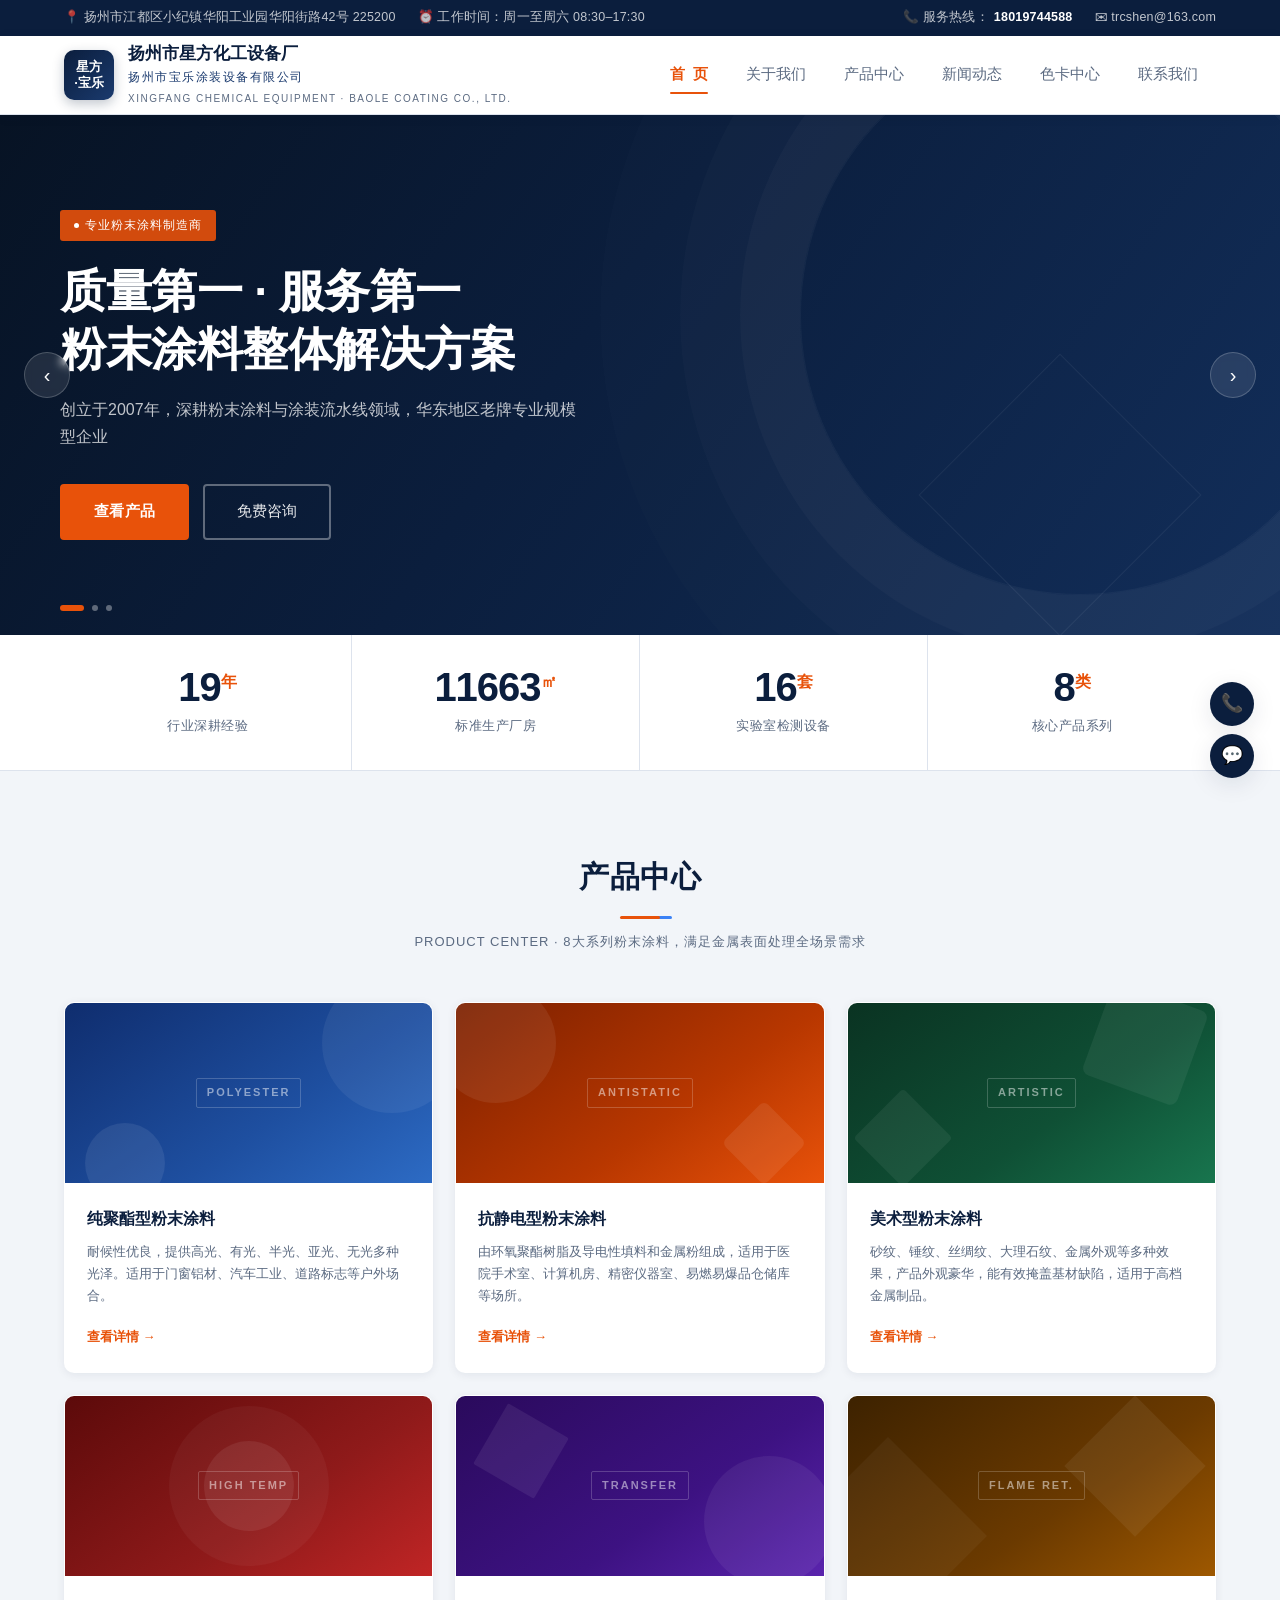
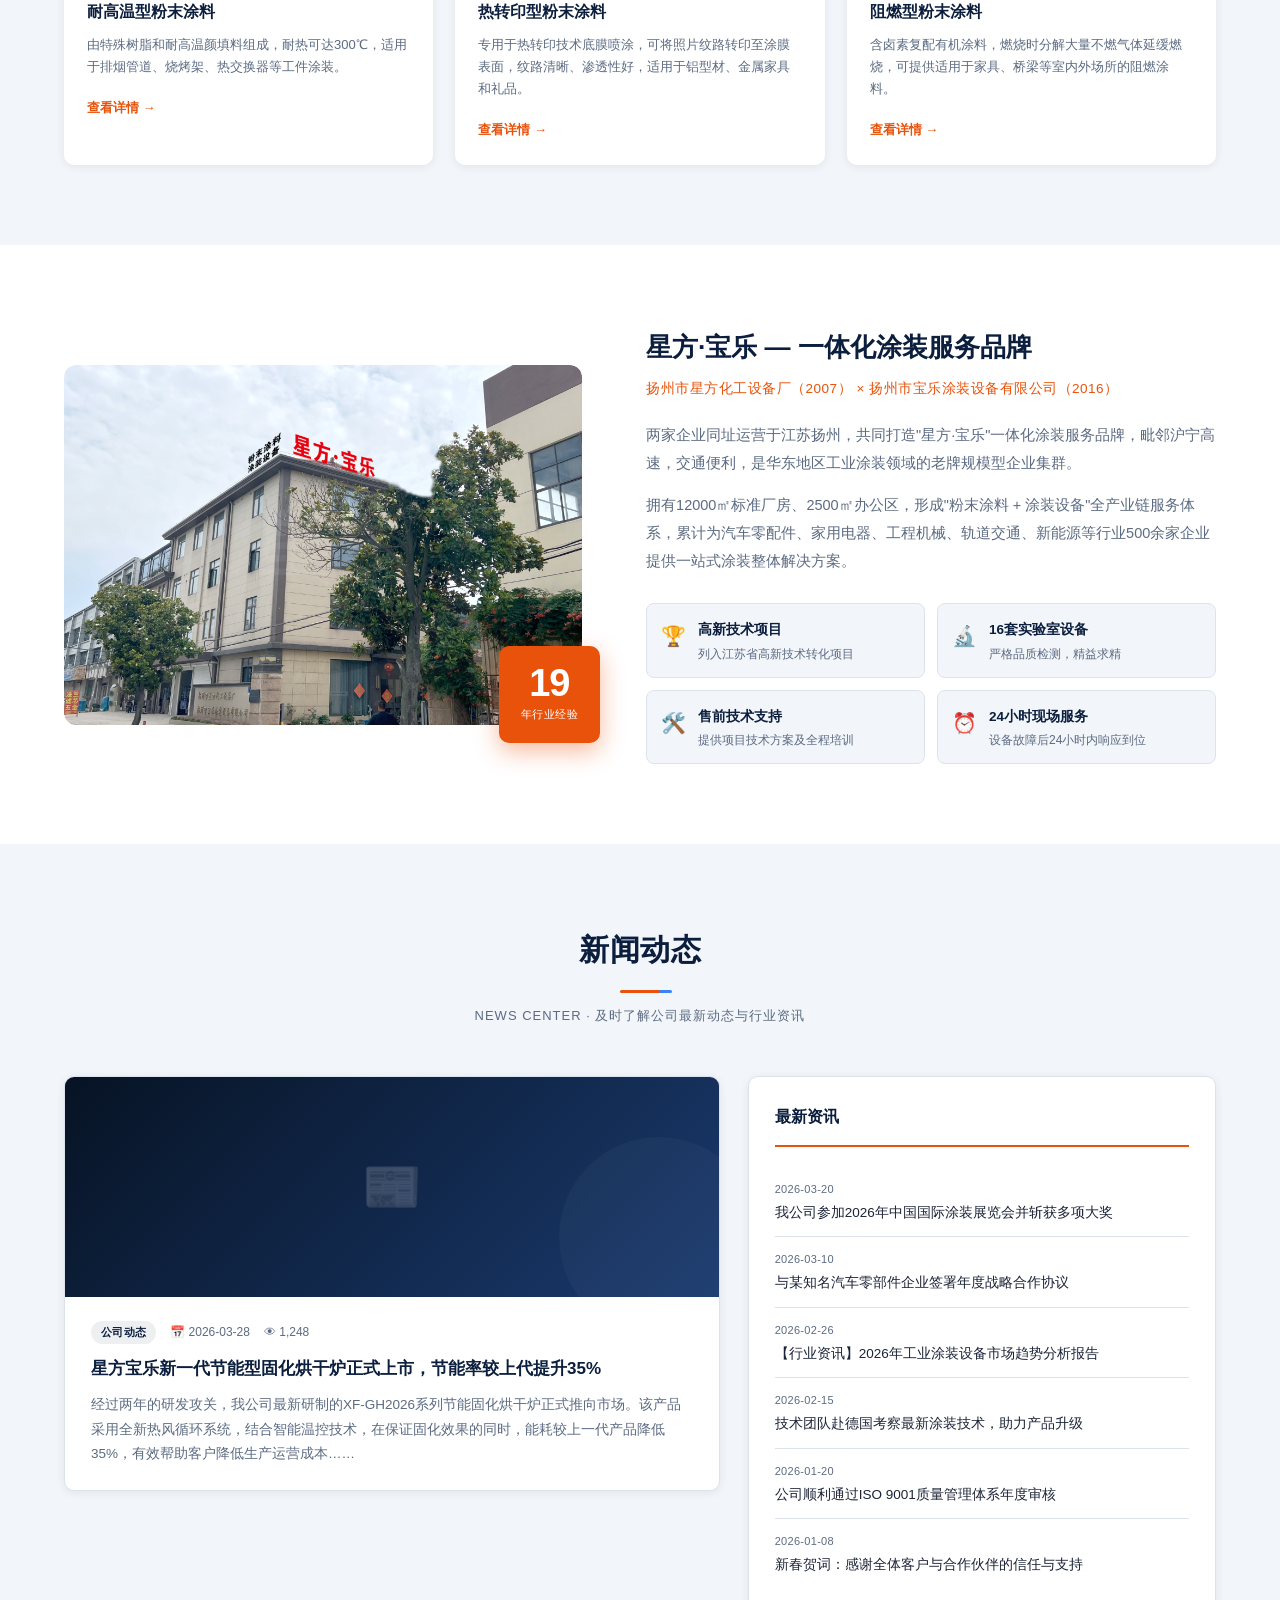
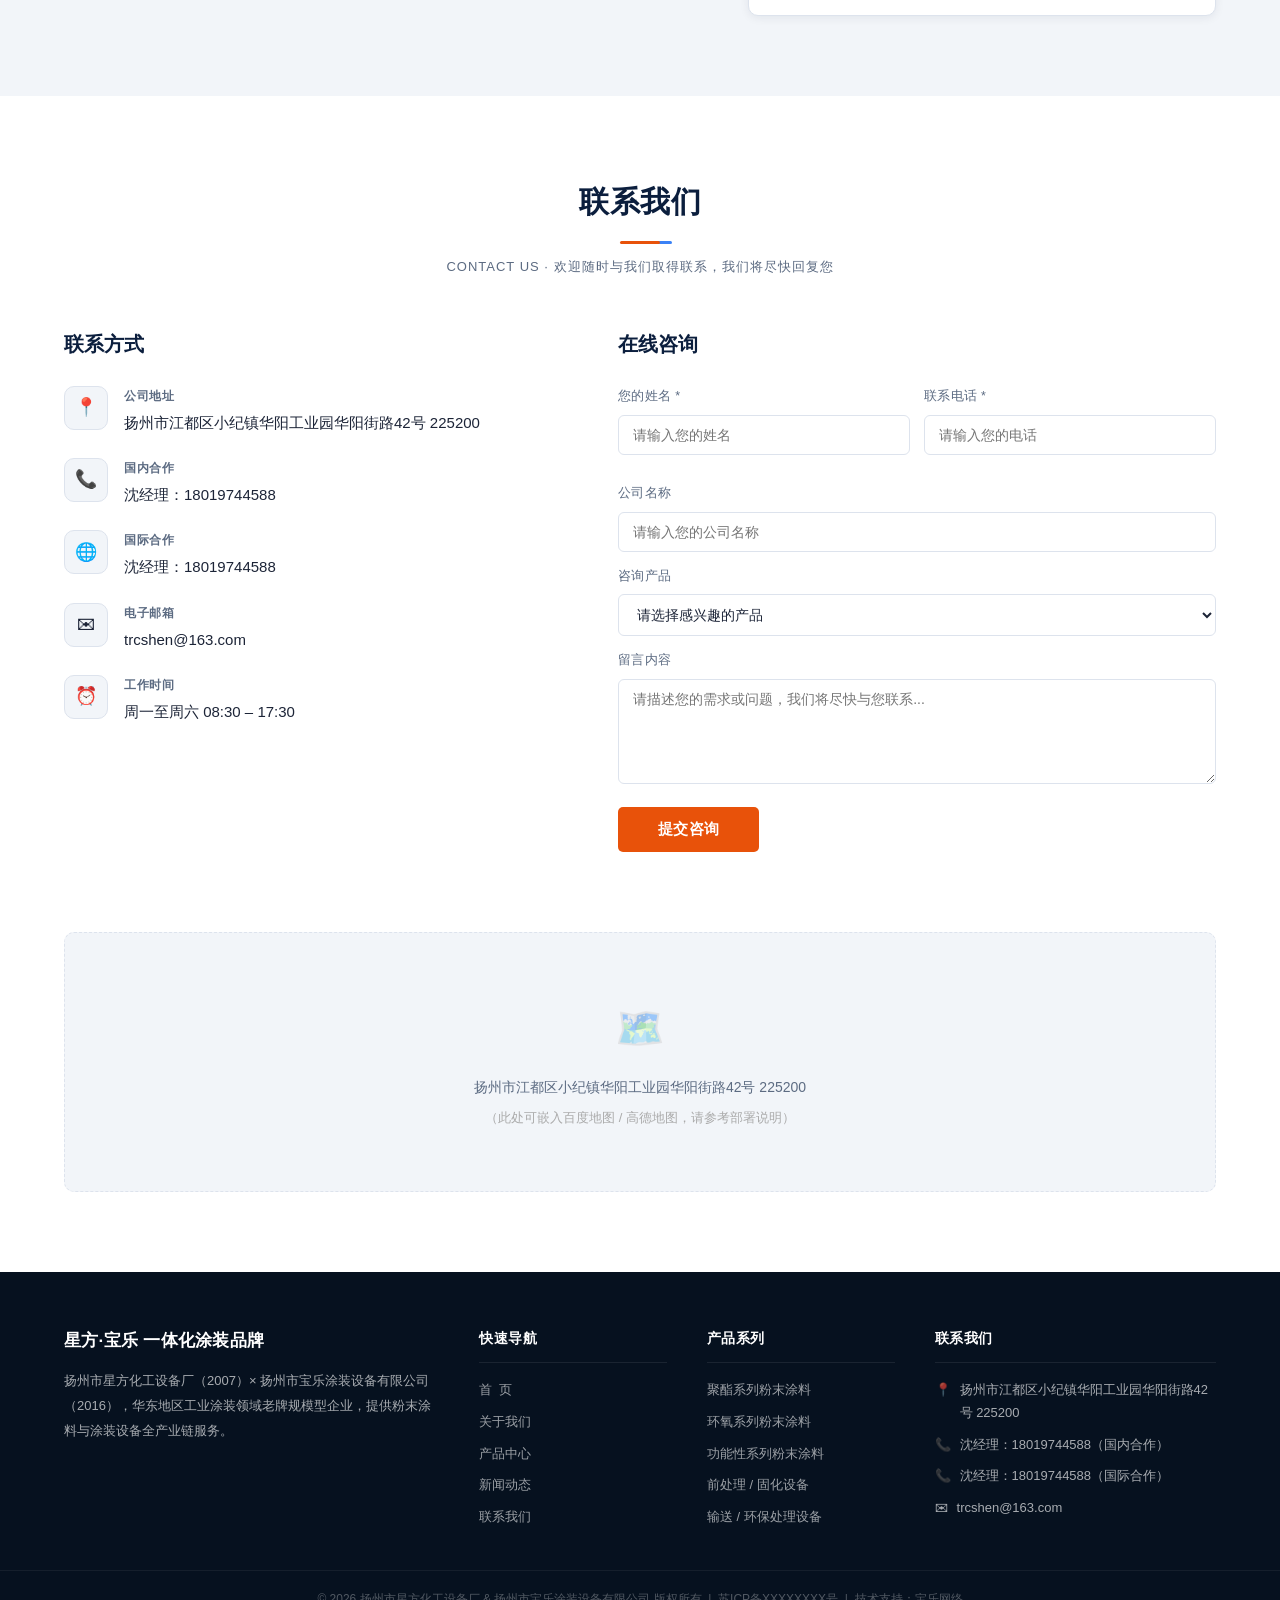
<file: index.html>
<!DOCTYPE html>
<html lang="zh-CN">
<head>
  <meta charset="UTF-8" />
  <meta name="viewport" content="width=device-width, initial-scale=1.0" />
  <title>星方·宝乐 - 扬州粉末涂料与涂装设备专业制造商</title>
  <meta name="description" content="扬州市星方化工设备厂（2007年成立）与扬州市宝乐涂装设备有限公司（2016年成立），华东地区一体化涂装服务品牌，专业提供粉末涂料与涂装流水线整体解决方案。" />
  <link rel="stylesheet" href="css/style.css" />
</head>
<body>

<!-- ===== 顶部信息栏 ===== -->
<div class="top-bar">
  <div class="container">
    <div class="top-bar-left">
      <span>📍 扬州市江都区小纪镇华阳工业园华阳街路42号 225200</span>
      <span>⏰ 工作时间：周一至周六 08:30–17:30</span>
    </div>
    <div class="top-bar-right">
      <span>📞 服务热线：<strong style="color:#fff">18019744588</strong></span>
      <a href="mailto:trcshen@163.com">✉ trcshen@163.com</a>
    </div>
  </div>
</div>

<!-- ===== 导航栏 ===== -->
<nav class="navbar">
  <div class="container">
    <div class="logo">
      <div class="logo-icon" style="font-size:13px;letter-spacing:0;line-height:1.2;text-align:center">星方<br>·宝乐</div>
      <div class="logo-text">
        <h1 style="line-height:1.3">扬州市星方化工设备厂<br><span style="font-size:12px;font-weight:500;color:var(--primary-mid)">扬州市宝乐涂装设备有限公司</span></h1>
        <span>XINGFANG CHEMICAL EQUIPMENT · BAOLE COATING CO., LTD.</span>
      </div>
    </div>
    <div class="hamburger" id="hamburger">
      <span></span><span></span><span></span>
    </div>
    <ul class="nav-menu">
      <li><a href="index.html" class="active">首&nbsp;&nbsp;页</a></li>
      <li><a href="about.html">关于我们</a></li>
      <li><a href="products.html">产品中心</a></li>
      <li><a href="news.html">新闻动态</a></li>
      <li><a href="colors.html">色卡中心</a></li>
      <li><a href="contact.html">联系我们</a></li>
    </ul>
  </div>
</nav>

<!-- ===== Banner 轮播 ===== -->
<section class="banner">
  <div class="banner-slides">

    <!-- 幻灯片 1 -->
    <div class="banner-slide banner-slide-1">
      <div class="banner-bg-pattern"></div>
      <div class="banner-content">
        <div class="banner-tag">专业粉末涂料制造商</div>
        <h2>质量第一 · 服务第一<br>粉末涂料整体解决方案</h2>
        <p>创立于2007年，深耕粉末涂料与涂装流水线领域，华东地区老牌专业规模型企业</p>
        <div class="banner-btns">
          <a href="products.html" class="btn-primary">查看产品</a>
          <a href="contact.html" class="btn-outline">免费咨询</a>
        </div>
      </div>
    </div>

    <!-- 幻灯片 2 -->
    <div class="banner-slide banner-slide-2">
      <div class="banner-bg-pattern"></div>
      <div class="banner-content">
        <div class="banner-tag">江苏省高新技术转化项目</div>
        <h2>重防腐 · 抗静电 · 耐高温<br>高尖端粉末涂料专家</h2>
        <p>重防腐、低温、防静电、绝缘、抗菌粉末均为高尖端产品，获客户和同行广泛认可</p>
        <div class="banner-btns">
          <a href="about.html" class="btn-primary">了解更多</a>
          <a href="contact.html" class="btn-outline">预约参观</a>
        </div>
      </div>
    </div>

    <!-- 幻灯片 3 -->
    <div class="banner-slide banner-slide-3">
      <div class="banner-bg-pattern"></div>
      <div class="banner-content">
        <div class="banner-tag">一站式全周期服务</div>
        <h2>售前支持 · 培训 · 维保<br>专业工程师团队护航</h2>
        <p>24小时现场响应，节能效益评估，预防性维护，专业工程师团队全程护航</p>
        <div class="banner-btns">
          <a href="contact.html" class="btn-primary">立即咨询</a>
          <a href="products.html" class="btn-outline">产品目录</a>
        </div>
      </div>
    </div>

  </div>
  <button class="banner-prev">&#8249;</button>
  <button class="banner-next">&#8250;</button>
  <div class="banner-dots">
    <span class="active"></span>
    <span></span>
    <span></span>
  </div>
</section>

<!-- ===== 统计数字 ===== -->
<section class="stats-bar">
  <div class="container">
    <div class="stat-item">
      <div class="stat-number"><span class="count-up" data-target="19">0</span><sup>年</sup></div>
      <div class="stat-label">行业深耕经验</div>
    </div>
    <div class="stat-item">
      <div class="stat-number"><span class="count-up" data-target="12000">0</span><sup>㎡</sup></div>
      <div class="stat-label">标准生产厂房</div>
    </div>
    <div class="stat-item">
      <div class="stat-number"><span class="count-up" data-target="16">0</span><sup>套</sup></div>
      <div class="stat-label">实验室检测设备</div>
    </div>
    <div class="stat-item">
      <div class="stat-number"><span class="count-up" data-target="8">0</span><sup>类</sup></div>
      <div class="stat-label">核心产品系列</div>
    </div>
  </div>
</section>

<!-- ===== 产品中心 ===== -->
<section class="products-section reveal">
  <div class="container">
    <div class="section-title">
      <h2>产品中心</h2>
      <p>PRODUCT CENTER · 8大系列粉末涂料，满足金属表面处理全场景需求</p>
    </div>
    <div class="products-grid">

      <div class="product-card">
        <div class="product-img">
          <span class="product-img-label">POLYESTER</span>
        </div>
        <div class="product-info">
          <h3>纯聚酯型粉末涂料</h3>
          <p>耐候性优良，提供高光、有光、半光、亚光、无光多种光泽。适用于门窗铝材、汽车工业、道路标志等户外场合。</p>
          <a href="products.html" class="product-link">查看详情 →</a>
        </div>
      </div>

      <div class="product-card">
        <div class="product-img">
          <span class="product-img-label">ANTISTATIC</span>
        </div>
        <div class="product-info">
          <h3>抗静电型粉末涂料</h3>
          <p>由环氧聚酯树脂及导电性填料和金属粉组成，适用于医院手术室、计算机房、精密仪器室、易燃易爆品仓储库等场所。</p>
          <a href="products.html" class="product-link">查看详情 →</a>
        </div>
      </div>

      <div class="product-card">
        <div class="product-img">
          <span class="product-img-label">ARTISTIC</span>
        </div>
        <div class="product-info">
          <h3>美术型粉末涂料</h3>
          <p>砂纹、锤纹、丝绸纹、大理石纹、金属外观等多种效果，产品外观豪华，能有效掩盖基材缺陷，适用于高档金属制品。</p>
          <a href="products.html" class="product-link">查看详情 →</a>
        </div>
      </div>

      <div class="product-card">
        <div class="product-img">
          <span class="product-img-label">HIGH TEMP</span>
        </div>
        <div class="product-info">
          <h3>耐高温型粉末涂料</h3>
          <p>由特殊树脂和耐高温颜填料组成，耐热可达300℃，适用于排烟管道、烧烤架、热交换器等工件涂装。</p>
          <a href="products.html" class="product-link">查看详情 →</a>
        </div>
      </div>

      <div class="product-card">
        <div class="product-img">
          <span class="product-img-label">TRANSFER</span>
        </div>
        <div class="product-info">
          <h3>热转印型粉末涂料</h3>
          <p>专用于热转印技术底膜喷涂，可将照片纹路转印至涂膜表面，纹路清晰、渗透性好，适用于铝型材、金属家具和礼品。</p>
          <a href="products.html" class="product-link">查看详情 →</a>
        </div>
      </div>

      <div class="product-card">
        <div class="product-img">
          <span class="product-img-label">FLAME RET.</span>
        </div>
        <div class="product-info">
          <h3>阻燃型粉末涂料</h3>
          <p>含卤素复配有机涂料，燃烧时分解大量不燃气体延缓燃烧，可提供适用于家具、桥梁等室内外场所的阻燃涂料。</p>
          <a href="products.html" class="product-link">查看详情 →</a>
        </div>
      </div>

    </div>
  </div>
</section>

<!-- ===== 关于我们 ===== -->
<section class="about-section reveal">
  <div class="container">
    <div class="about-grid">
      <div class="about-img-box">
        <div class="about-img-main" style="padding:0;overflow:hidden;background:none">
          <img src="images/factory-main.png" alt="星方·宝乐厂房外观" style="width:100%;height:100%;object-fit:cover;border-radius:12px">
        </div>
        <div class="about-img-badge">
          <div class="years">19</div>
          <div class="years-label">年行业经验</div>
        </div>
      </div>
      <div class="about-text">
        <h2>星方·宝乐 — 一体化涂装服务品牌</h2>
        <div class="sub-title">扬州市星方化工设备厂（2007）&nbsp;×&nbsp;扬州市宝乐涂装设备有限公司（2016）</div>
        <p>两家企业同址运营于江苏扬州，共同打造"星方·宝乐"一体化涂装服务品牌，毗邻沪宁高速，交通便利，是华东地区工业涂装领域的老牌规模型企业集群。</p>
        <p>拥有12000㎡标准厂房、2500㎡办公区，形成"粉末涂料 + 涂装设备"全产业链服务体系，累计为汽车零配件、家用电器、工程机械、轨道交通、新能源等行业500余家企业提供一站式涂装整体解决方案。</p>
        <div class="about-features">
          <div class="about-feature">
            <span class="icon">🏆</span>
            <div>
              <h4>高新技术项目</h4>
              <p>列入江苏省高新技术转化项目</p>
            </div>
          </div>
          <div class="about-feature">
            <span class="icon">🔬</span>
            <div>
              <h4>16套实验室设备</h4>
              <p>严格品质检测，精益求精</p>
            </div>
          </div>
          <div class="about-feature">
            <span class="icon">🛠️</span>
            <div>
              <h4>售前技术支持</h4>
              <p>提供项目技术方案及全程培训</p>
            </div>
          </div>
          <div class="about-feature">
            <span class="icon">⏰</span>
            <div>
              <h4>24小时现场服务</h4>
              <p>设备故障后24小时内响应到位</p>
            </div>
          </div>
        </div>
      </div>
    </div>
  </div>
</section>

<!-- ===== 新闻动态 ===== -->
<section class="news-section reveal">
  <div class="container">
    <div class="section-title">
      <h2>新闻动态</h2>
      <p>NEWS CENTER · 及时了解公司最新动态与行业资讯</p>
    </div>
    <div class="news-grid">
      <div class="news-main">
        <div class="news-card">
          <div class="news-img">📰</div>
          <div class="news-body">
            <div class="news-meta">
              <span class="tag">公司动态</span>
              <span>📅 2026-03-28</span>
              <span>👁 1,248</span>
            </div>
            <h3>星方宝乐新一代节能型固化烘干炉正式上市，节能率较上代提升35%</h3>
            <p>经过两年的研发攻关，我公司最新研制的XF-GH2026系列节能固化烘干炉正式推向市场。该产品采用全新热风循环系统，结合智能温控技术，在保证固化效果的同时，能耗较上一代产品降低35%，有效帮助客户降低生产运营成本……</p>
          </div>
        </div>
      </div>
      <div class="news-list">
        <h3>最新资讯</h3>
        <div class="news-list-item">
          <div class="date">2026-03-20</div>
          <div class="title">我公司参加2026年中国国际涂装展览会并斩获多项大奖</div>
        </div>
        <div class="news-list-item">
          <div class="date">2026-03-10</div>
          <div class="title">与某知名汽车零部件企业签署年度战略合作协议</div>
        </div>
        <div class="news-list-item">
          <div class="date">2026-02-26</div>
          <div class="title">【行业资讯】2026年工业涂装设备市场趋势分析报告</div>
        </div>
        <div class="news-list-item">
          <div class="date">2026-02-15</div>
          <div class="title">技术团队赴德国考察最新涂装技术，助力产品升级</div>
        </div>
        <div class="news-list-item">
          <div class="date">2026-01-20</div>
          <div class="title">公司顺利通过ISO 9001质量管理体系年度审核</div>
        </div>
        <div class="news-list-item">
          <div class="date">2026-01-08</div>
          <div class="title">新春贺词：感谢全体客户与合作伙伴的信任与支持</div>
        </div>
      </div>
    </div>
  </div>
</section>

<!-- ===== 联系我们 ===== -->
<section class="contact-section reveal" id="contact">
  <div class="container">
    <div class="section-title">
      <h2>联系我们</h2>
      <p>CONTACT US · 欢迎随时与我们取得联系，我们将尽快回复您</p>
    </div>
    <div class="contact-grid">
      <div class="contact-info">
        <h3>联系方式</h3>
        <div class="contact-item">
          <div class="icon">📍</div>
          <div>
            <h4>公司地址</h4>
            <p>扬州市江都区小纪镇华阳工业园华阳街路42号 225200</p>
          </div>
        </div>
        <div class="contact-item">
          <div class="icon">📞</div>
          <div>
            <h4>国内合作</h4>
            <p>沈经理：18019744588</p>
          </div>
        </div>
        <div class="contact-item">
          <div class="icon">🌐</div>
          <div>
            <h4>国际合作</h4>
            <p>沈经理：18019744588</p>
          </div>
        </div>
        <div class="contact-item">
          <div class="icon">✉</div>
          <div>
            <h4>电子邮箱</h4>
            <p>trcshen@163.com</p>
          </div>
        </div>
        <div class="contact-item">
          <div class="icon">⏰</div>
          <div>
            <h4>工作时间</h4>
            <p>周一至周六 08:30 – 17:30</p>
          </div>
        </div>
      </div>
      <div class="contact-form">
        <h3>在线咨询</h3>
        <form id="contactForm">
          <div class="form-row">
            <div class="form-group">
              <label>您的姓名 *</label>
              <input type="text" name="name" placeholder="请输入您的姓名" />
            </div>
            <div class="form-group">
              <label>联系电话 *</label>
              <input type="tel" name="phone" placeholder="请输入您的电话" />
            </div>
          </div>
          <div class="form-group">
            <label>公司名称</label>
            <input type="text" name="company" placeholder="请输入您的公司名称" />
          </div>
          <div class="form-group">
            <label>咨询产品</label>
            <select name="product">
              <option value="">请选择感兴趣的产品</option>
              <option>纯聚酯型粉末涂料</option>
              <option>抗静电型粉末涂料</option>
              <option>美术型粉末涂料</option>
              <option>耐高温型粉末涂料</option>
              <option>热转印型粉末涂料</option>
              <option>阻燃型粉末涂料</option>
              <option>纯环氧型粉末涂料</option>
              <option>环氧聚酯型粉末涂料</option>
              <option>涂装流水线</option>
              <option>其他</option>
            </select>
          </div>
          <div class="form-group">
            <label>留言内容</label>
            <textarea name="message" placeholder="请描述您的需求或问题，我们将尽快与您联系..."></textarea>
          </div>
          <button type="submit" class="btn-submit">提交咨询</button>
        </form>
      </div>
    </div>
  </div>
</section>

<!-- ===== 地图 ===== -->
<section class="map-section">
  <div class="container">
    <div class="map-placeholder">
      <div class="map-icon">🗺️</div>
      <p>扬州市江都区小纪镇华阳工业园华阳街路42号 225200</p>
      <p style="margin-top:8px;font-size:13px;color:#aaa">（此处可嵌入百度地图 / 高德地图，请参考部署说明）</p>
    </div>
  </div>
</section>

<!-- ===== 页脚 ===== -->
<footer>
  <div class="footer-main">
    <div class="container">
      <div class="footer-grid">
        <div class="footer-about">
          <div class="footer-logo">星方·宝乐 一体化涂装品牌</div>
          <p>扬州市星方化工设备厂（2007）× 扬州市宝乐涂装设备有限公司（2016），华东地区工业涂装领域老牌规模型企业，提供粉末涂料与涂装设备全产业链服务。</p>
        </div>
        <div class="footer-col">
          <h4>快速导航</h4>
          <ul>
            <li><a href="index.html">首&nbsp;&nbsp;页</a></li>
            <li><a href="about.html">关于我们</a></li>
            <li><a href="products.html">产品中心</a></li>
            <li><a href="news.html">新闻动态</a></li>
            <li><a href="contact.html">联系我们</a></li>
          </ul>
        </div>
        <div class="footer-col">
          <h4>产品系列</h4>
          <ul>
            <li><a href="products.html">聚酯系列粉末涂料</a></li>
            <li><a href="products.html">环氧系列粉末涂料</a></li>
            <li><a href="products.html">功能性系列粉末涂料</a></li>
            <li><a href="products.html">前处理 / 固化设备</a></li>
            <li><a href="products.html">输送 / 环保处理设备</a></li>
          </ul>
        </div>
        <div class="footer-col">
          <h4>联系我们</h4>
          <ul class="footer-contact">
            <li><span>📍</span><span>扬州市江都区小纪镇华阳工业园华阳街路42号 225200</span></li>
            <li><span>📞</span><span>沈经理：18019744588（国内合作）</span></li>
            <li><span>📞</span><span>沈经理：18019744588（国际合作）</span></li>
            <li><span>✉</span><span>trcshen@163.com</span></li>
          </ul>
        </div>
      </div>
    </div>
  </div>
  <div class="footer-bottom">
    <div class="container">
      © 2026 扬州市星方化工设备厂 &amp; 扬州市宝乐涂装设备有限公司 版权所有 &nbsp;|&nbsp;
      <a href="#">苏ICP备XXXXXXXX号</a> &nbsp;|&nbsp;
      技术支持：<a href="#">宝乐网络</a>
    </div>
  </div>
</footer>

<!-- ===== 悬浮服务按钮 ===== -->
<div class="float-service">
  <div class="float-btn" onclick="window.location.href='tel:18019744588'">
    📞<span class="tooltip">电话咨询</span>
  </div>
  <div class="float-btn" onclick="document.getElementById('contact').scrollIntoView({behavior:'smooth'})">
    💬<span class="tooltip">在线咨询</span>
  </div>
</div>

<!-- ===== 回到顶部 ===== -->
<button class="back-top" title="回到顶部">▲</button>

<script src="js/main.js"></script>
</body>
</html>
</file>
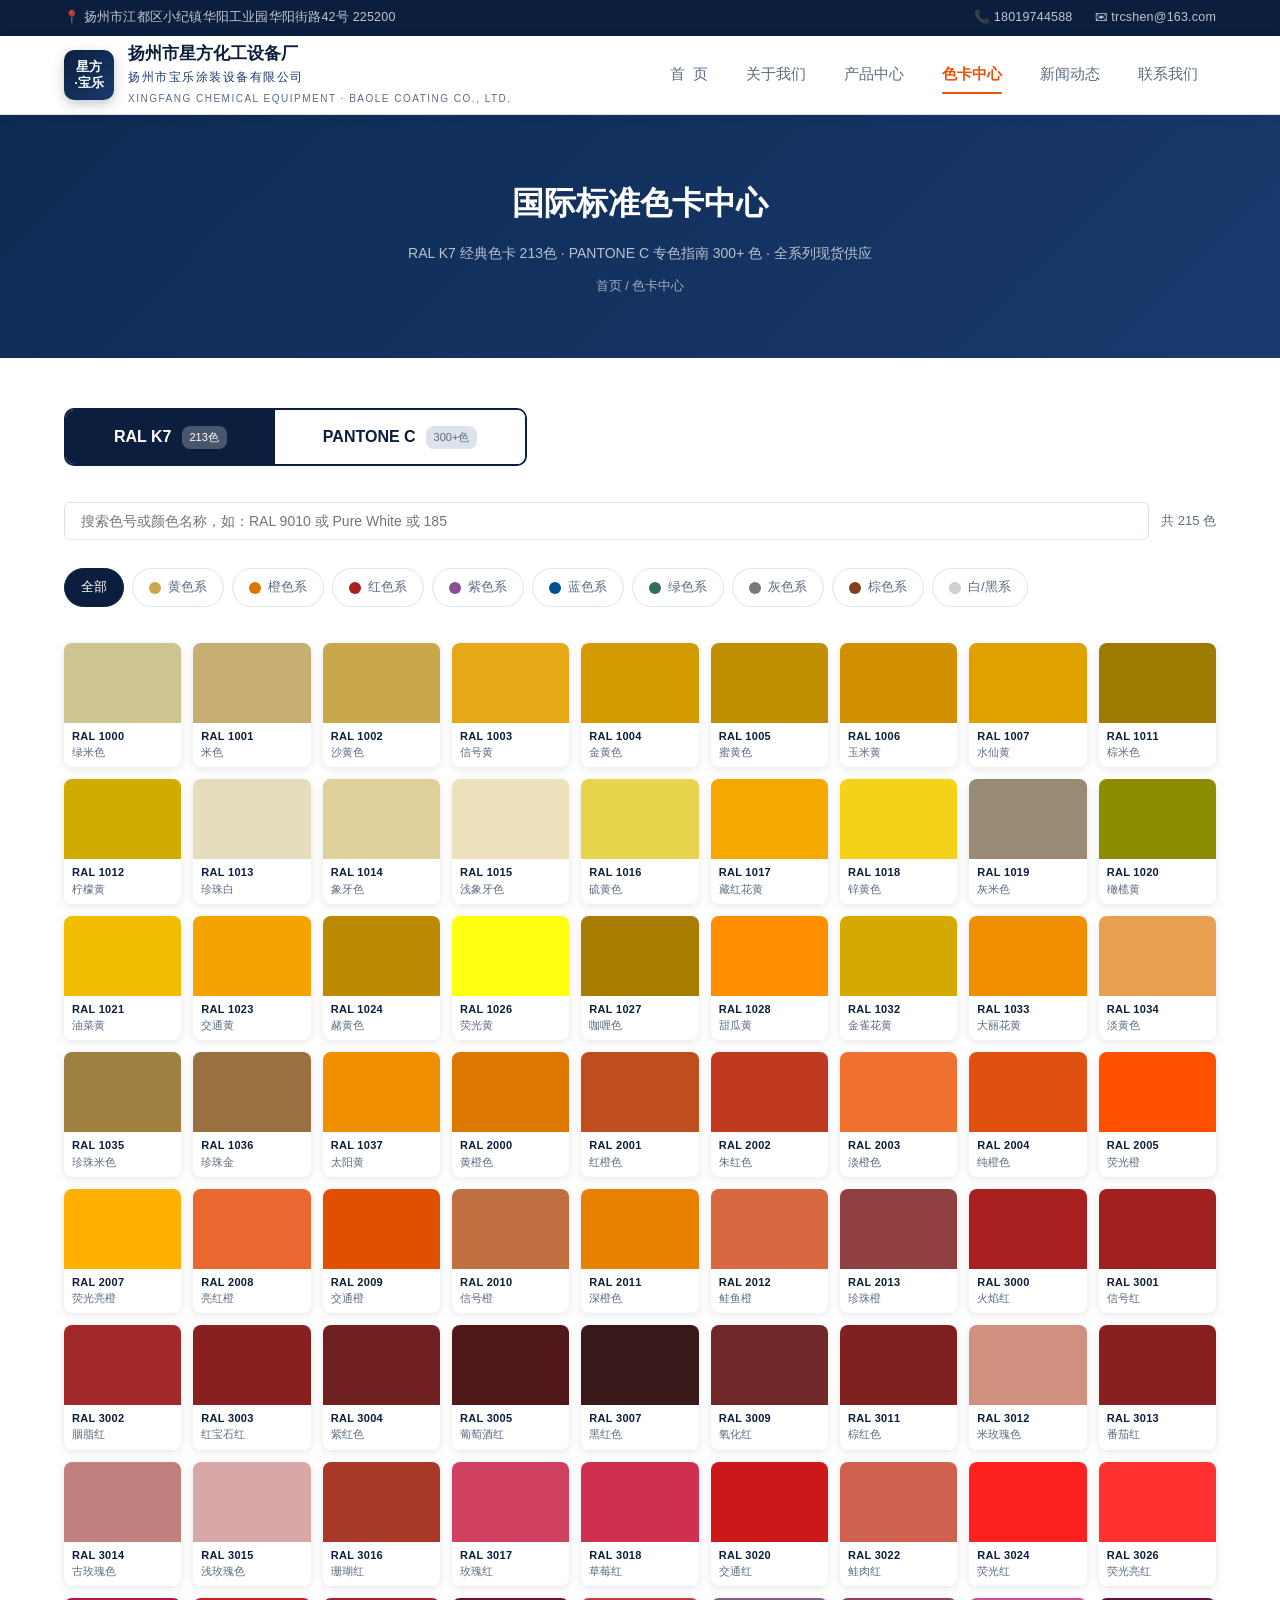
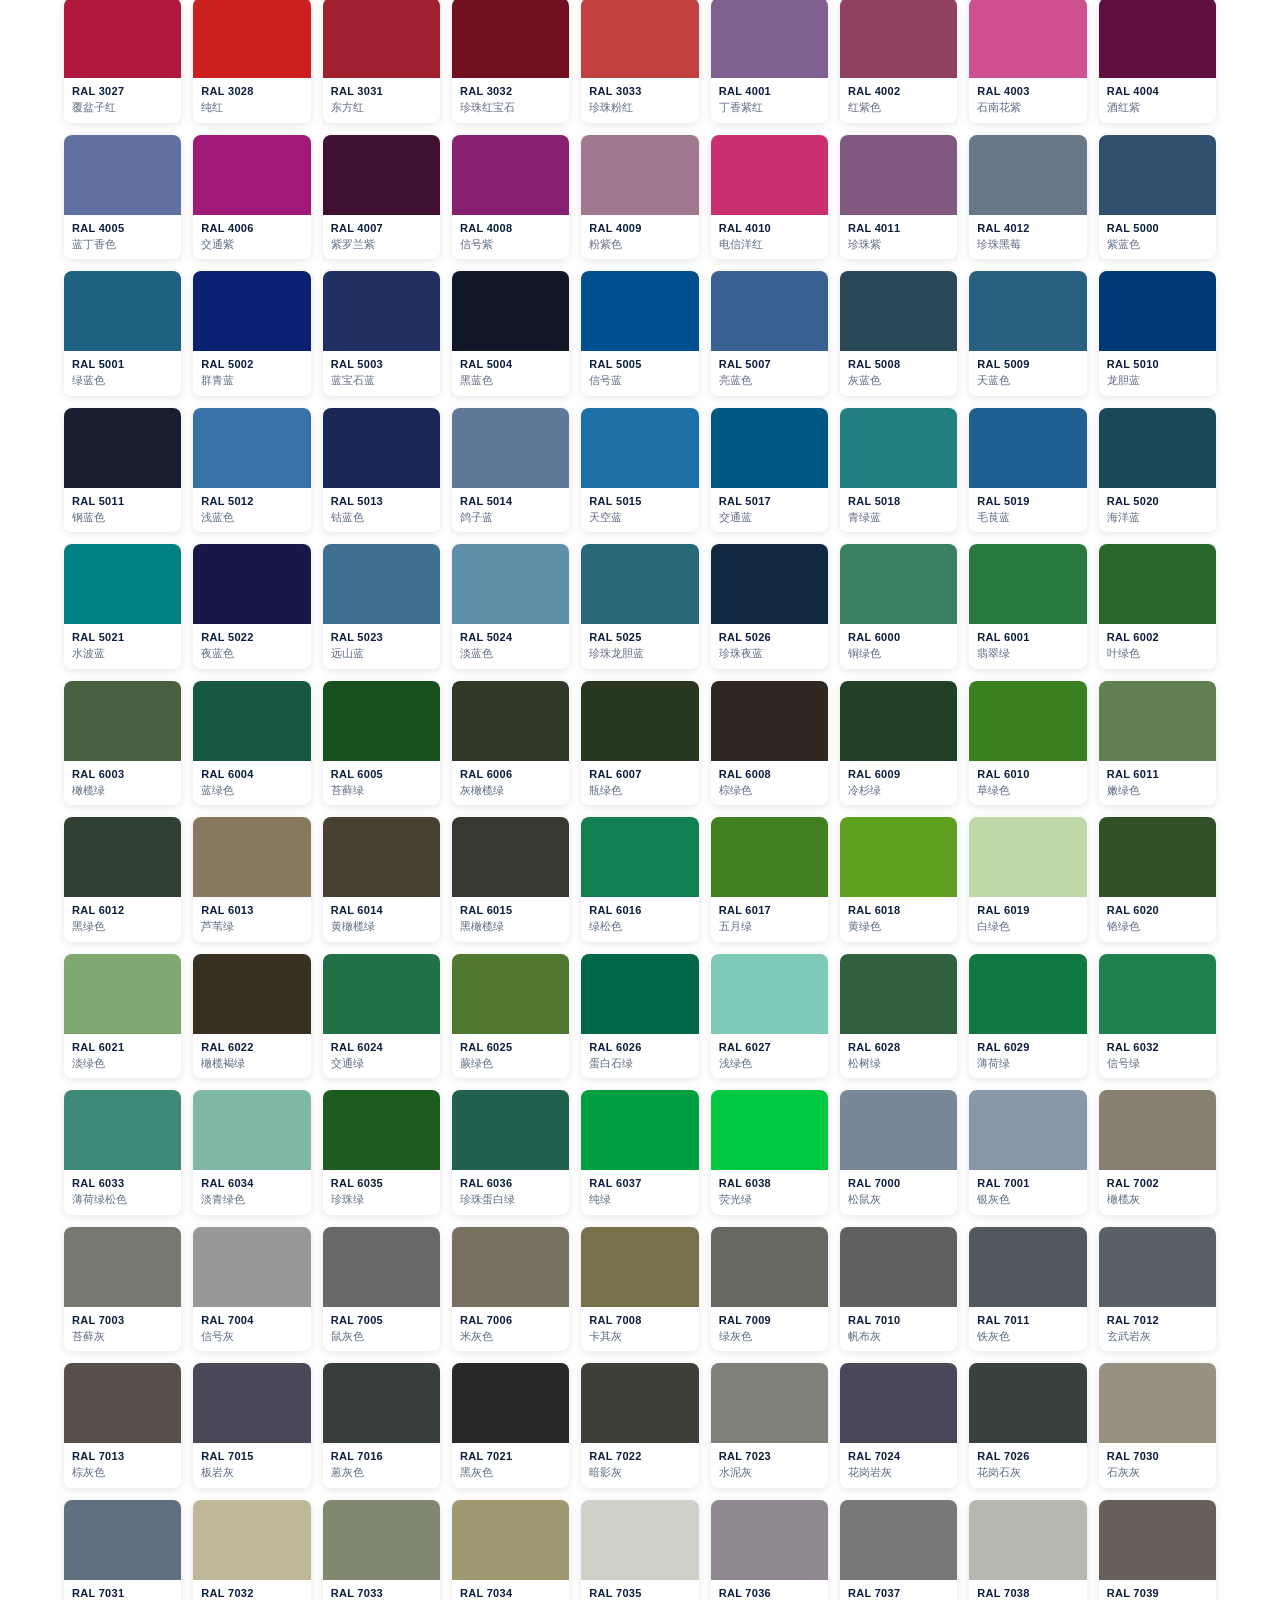
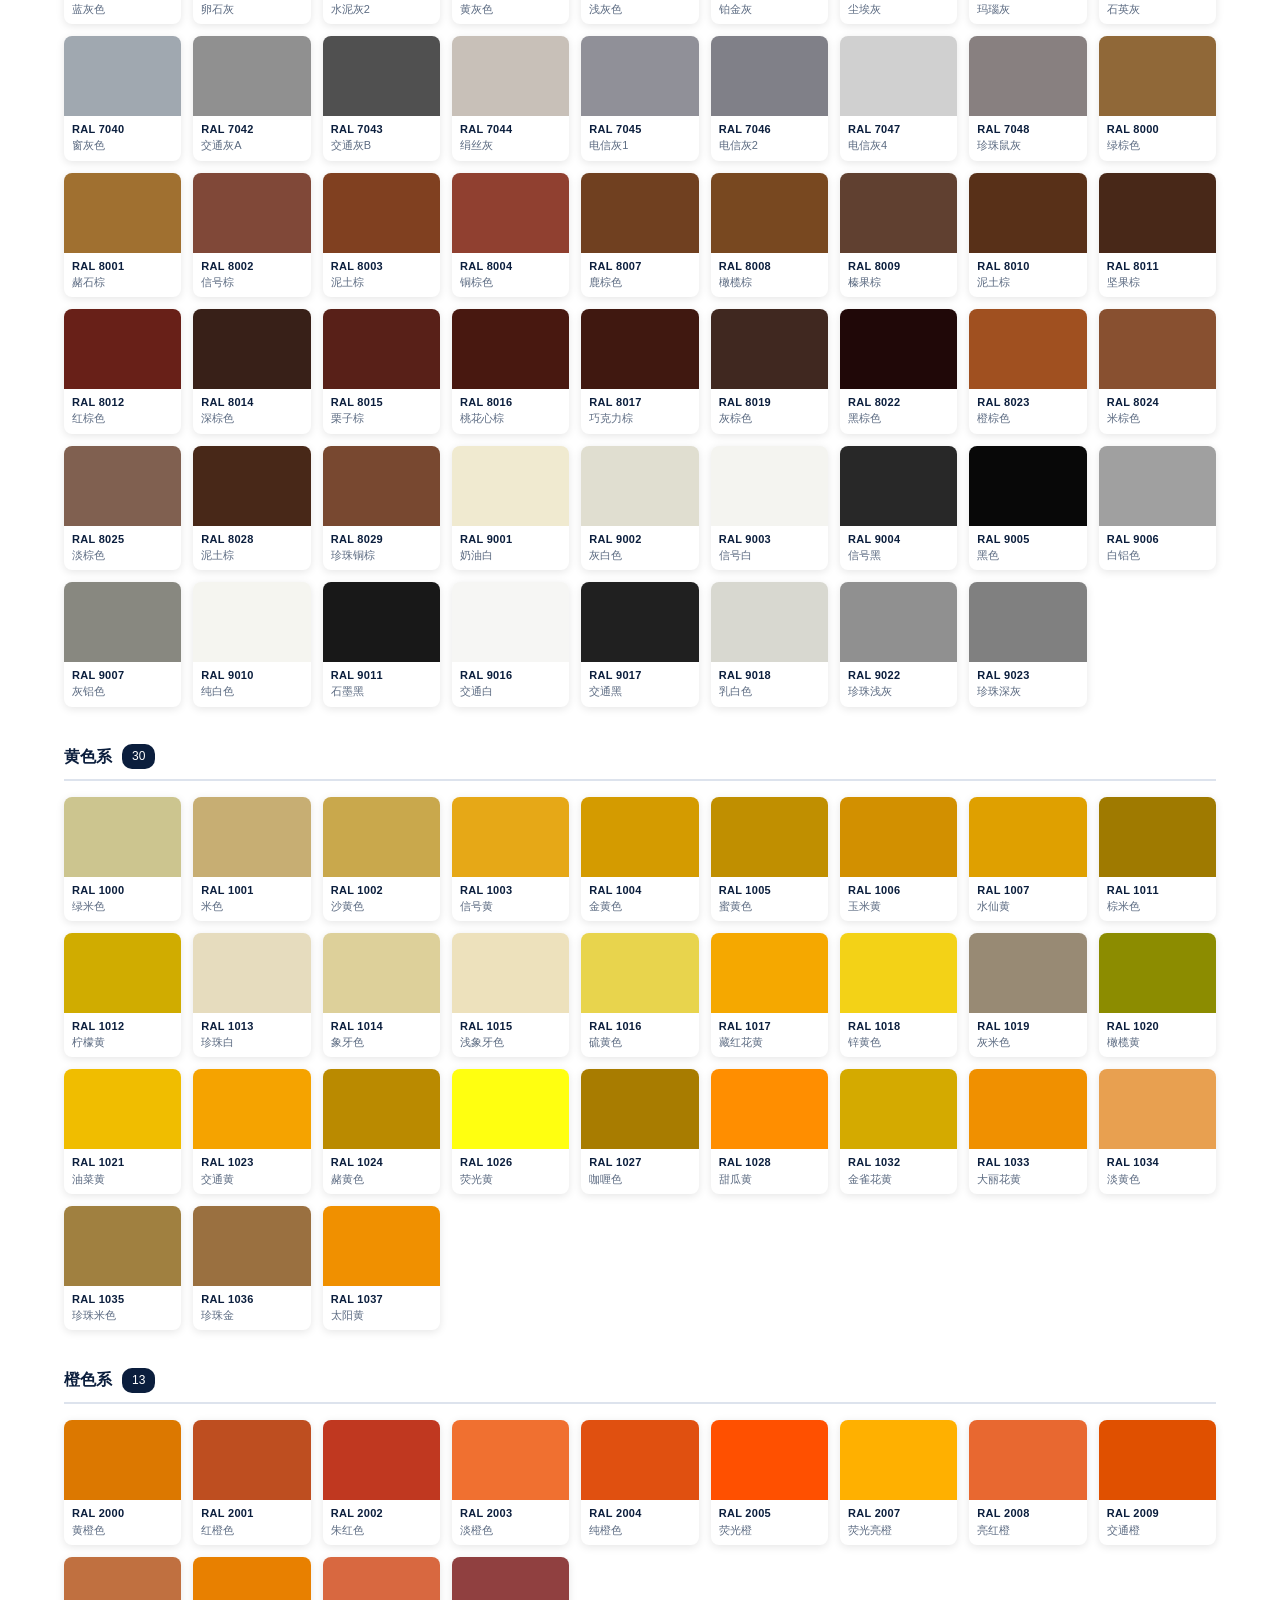
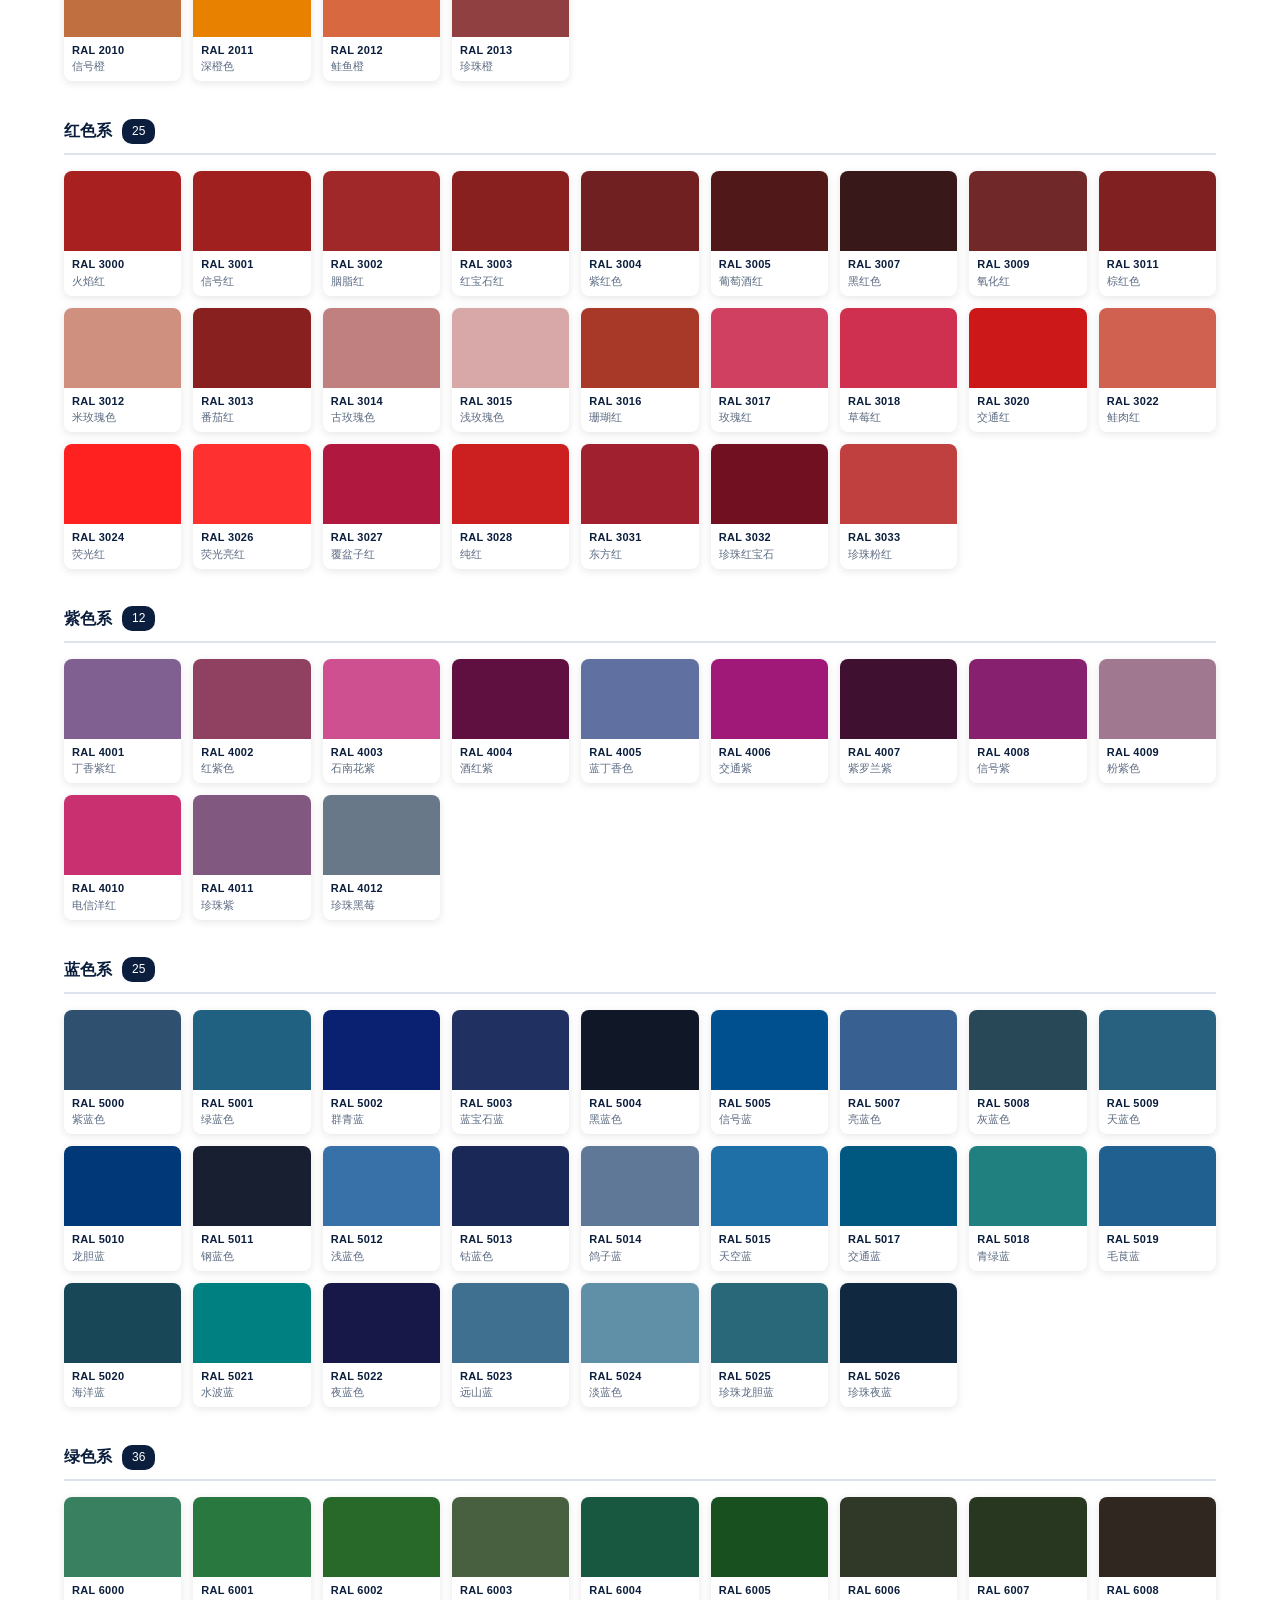
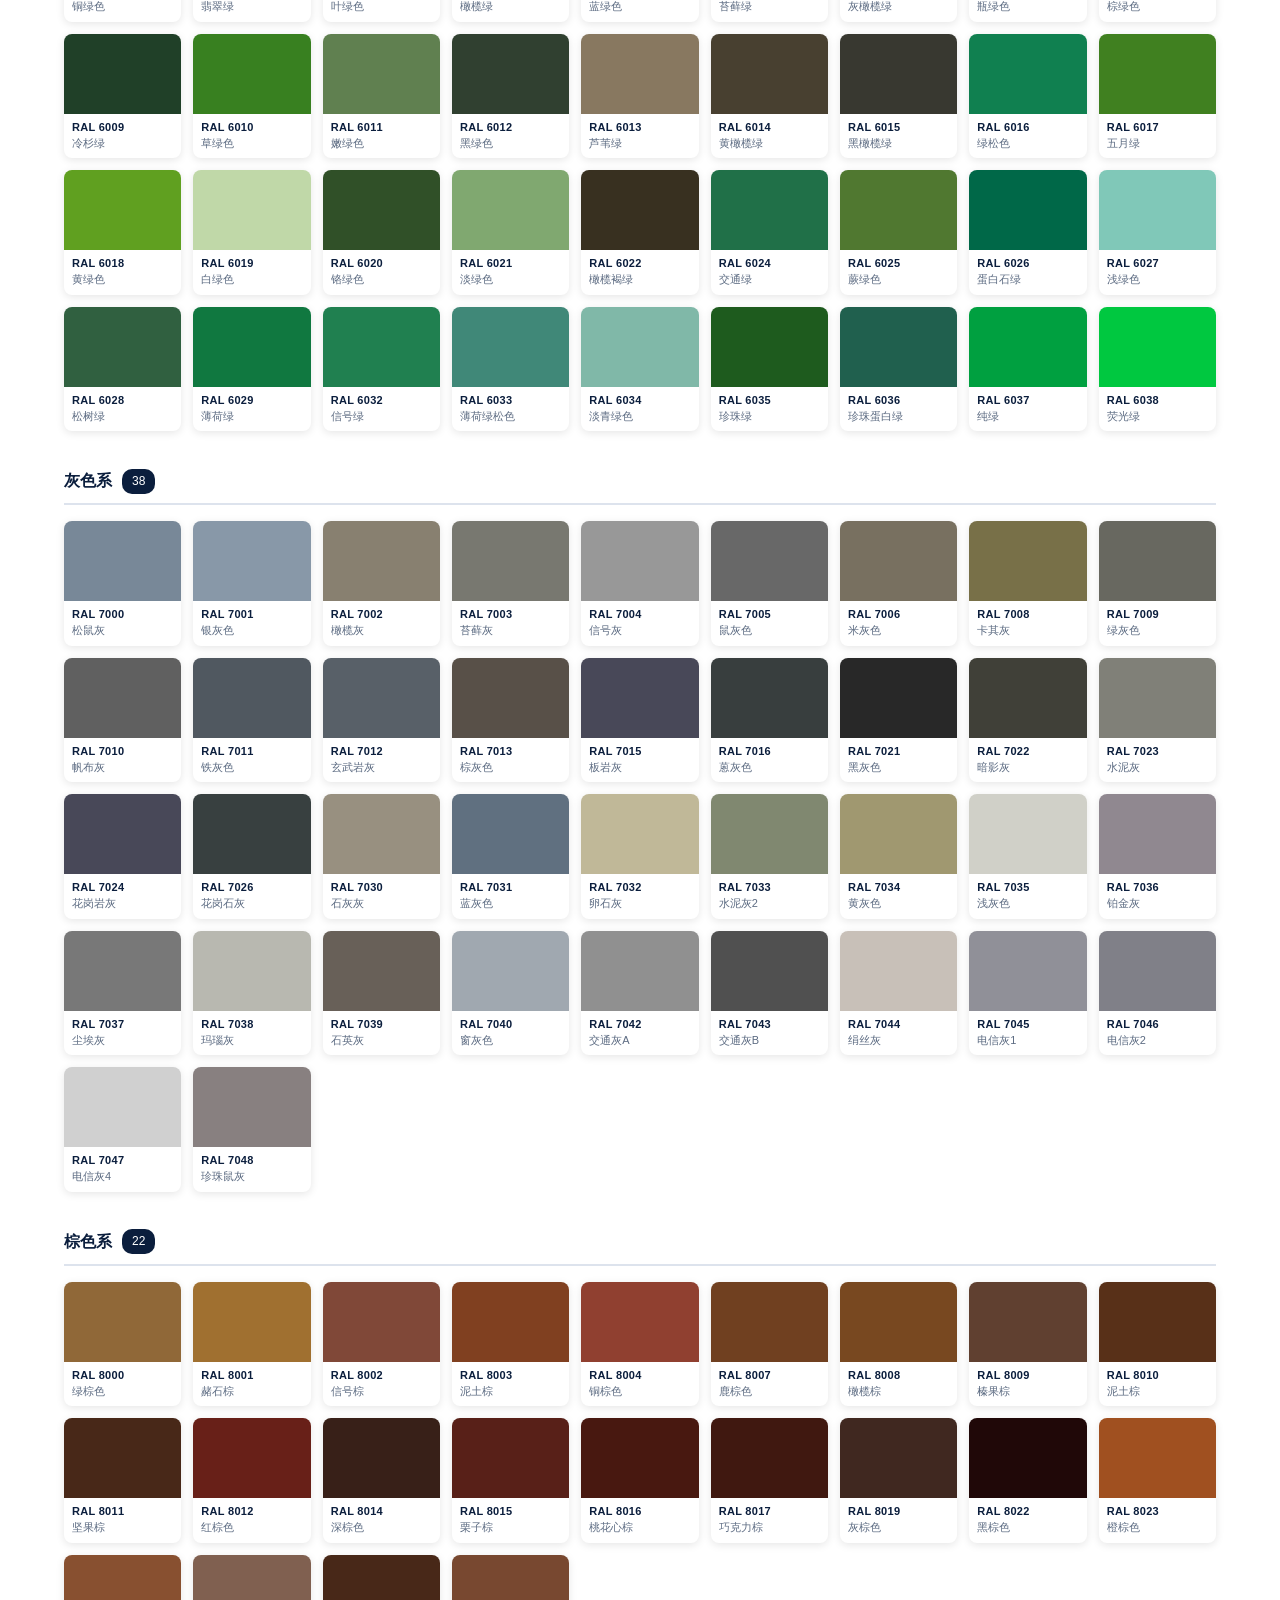
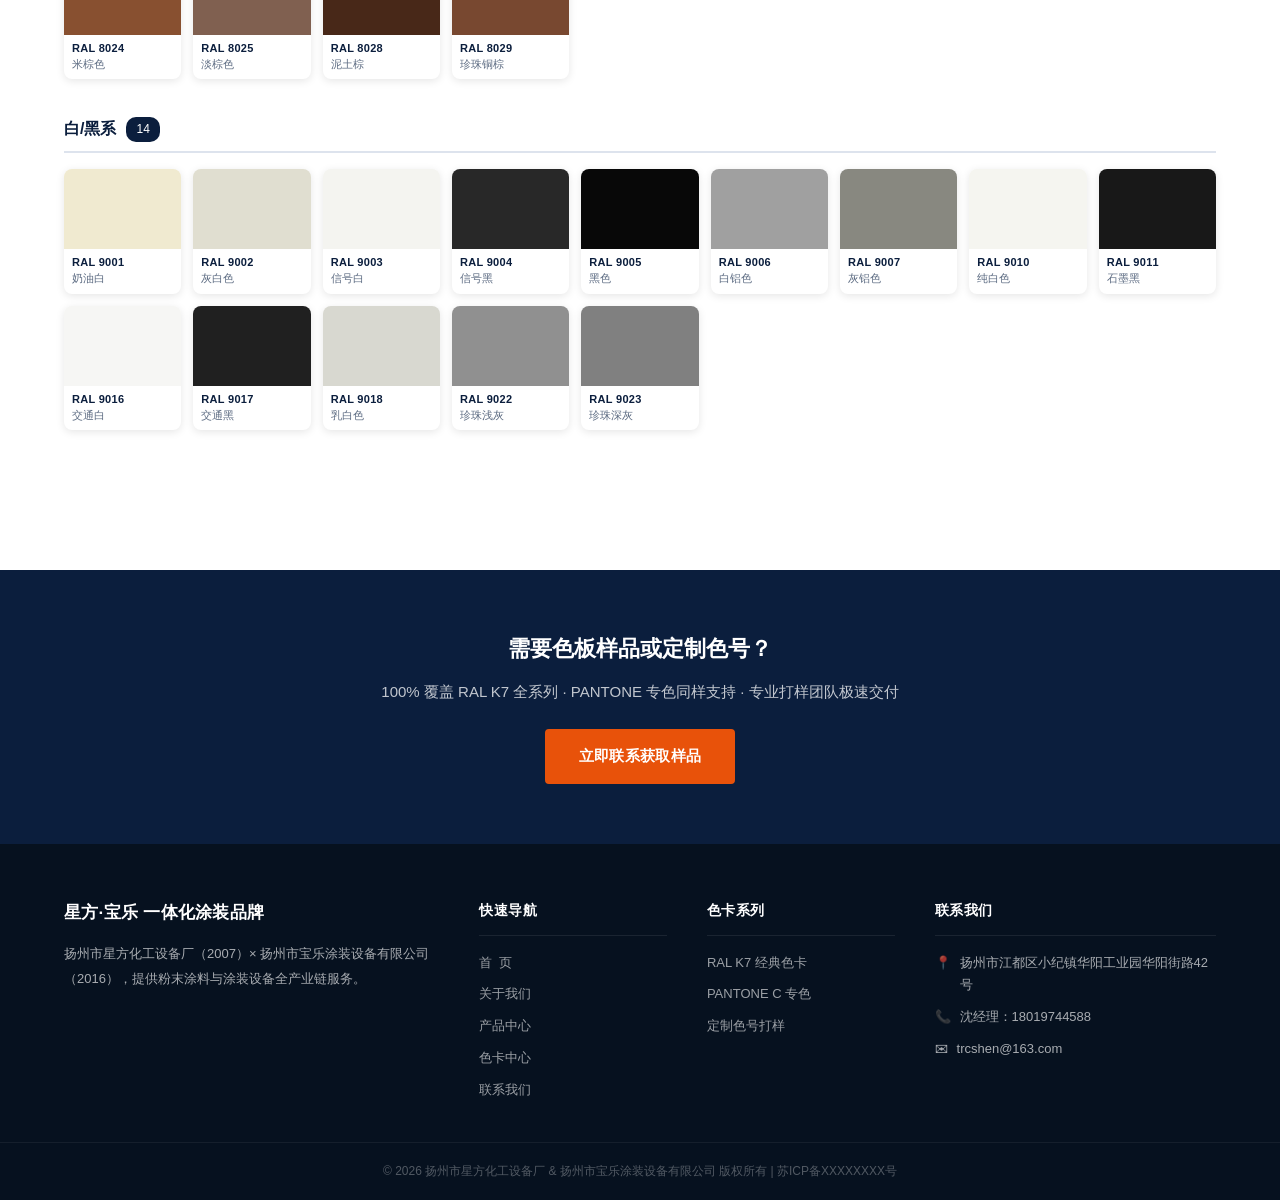
<file: colors.html>
<!DOCTYPE html>
<html lang="zh-CN">
<head>
  <meta charset="UTF-8" />
  <meta name="viewport" content="width=device-width, initial-scale=1.0" />
  <title>色卡中心 - RAL K7 & PANTONE C - 扬州市星方化工设备厂 & 宝乐涂装设备有限公司</title>
  <link rel="stylesheet" href="css/style.css" />
  <style>
    .page-banner {
      background: linear-gradient(135deg, #0d2a52, #1a3a6e);
      color: #fff; text-align: center; padding: 60px 20px;
    }
    .page-banner h2 { font-size: 32px; margin-bottom: 10px; }
    .page-banner p { color: rgba(255,255,255,0.7); font-size: 14px; margin-top: 8px; }
    .breadcrumb { font-size: 13px; color: rgba(255,255,255,0.6); margin-top: 10px; }
    .breadcrumb a { color: rgba(255,255,255,0.6); }

    .colors-page { padding: 50px 0 80px; }

    /* ── 系统切换大 Tab ── */
    .system-switch {
      display: flex; gap: 0; margin-bottom: 36px;
      border: 2px solid var(--primary); border-radius: 10px; overflow: hidden;
      width: fit-content;
    }
    .sys-tab {
      padding: 13px 48px; font-size: 16px; font-weight: 700;
      cursor: pointer; transition: all 0.2s;
      background: #fff; color: var(--primary);
      display: flex; align-items: center; gap: 10px;
      user-select: none;
    }
    .sys-tab .sys-badge {
      font-size: 11px; font-weight: 500; padding: 2px 8px;
      border-radius: 8px; background: var(--border); color: var(--text-light);
    }
    .sys-tab.active {
      background: var(--primary); color: #fff;
    }
    .sys-tab.active .sys-badge {
      background: rgba(255,255,255,0.25); color: #fff;
    }
    @media(max-width:600px){
      .sys-tab { padding: 11px 24px; font-size: 14px; }
    }

    /* ── 搜索栏 ── */
    .color-search-bar {
      display: flex; gap: 12px; align-items: center;
      margin-bottom: 28px; flex-wrap: wrap;
    }
    .color-search-bar input {
      flex: 1; min-width: 220px; padding: 10px 16px;
      border: 1px solid var(--border); border-radius: 6px;
      font-size: 14px; outline: none; font-family: inherit;
    }
    .color-search-bar input:focus { border-color: var(--primary); }
    .color-count { font-size: 13px; color: var(--text-light); white-space: nowrap; }

    /* ── 分组标签 ── */
    .color-group-tabs {
      display: flex; flex-wrap: wrap; gap: 8px; margin-bottom: 36px;
    }
    .cg-tab {
      display: flex; align-items: center; gap: 7px;
      padding: 7px 16px; border-radius: 20px;
      border: 1px solid var(--border); background: #fff;
      font-size: 13px; cursor: pointer; transition: all 0.2s;
      color: var(--text-light);
    }
    .cg-tab:hover { border-color: var(--primary); color: var(--primary); }
    .cg-tab.active { background: var(--primary); color: #fff; border-color: var(--primary); }
    .cg-dot { width: 12px; height: 12px; border-radius: 50%; flex-shrink: 0; }

    /* ── 分组标题 ── */
    .color-group-title {
      font-size: 16px; font-weight: 700; color: var(--primary);
      margin: 36px 0 16px; padding-bottom: 8px;
      border-bottom: 2px solid var(--border);
      display: flex; align-items: center; gap: 10px;
    }
    .color-group-title .cg-badge {
      font-size: 12px; font-weight: 500; color: #fff;
      background: var(--primary); padding: 2px 10px; border-radius: 10px;
    }

    /* ── 色卡网格 ── */
    .color-grid {
      display: grid;
      grid-template-columns: repeat(auto-fill, minmax(110px, 1fr));
      gap: 12px;
    }
    .color-swatch {
      border-radius: 8px; overflow: hidden;
      box-shadow: 0 2px 8px rgba(0,0,0,0.10);
      cursor: pointer; transition: all 0.22s;
      background: #fff;
    }
    .color-swatch:hover {
      transform: translateY(-4px);
      box-shadow: 0 8px 20px rgba(0,0,0,0.18);
    }
    .swatch-block { height: 80px; width: 100%; }
    .swatch-info { padding: 7px 8px 8px; }
    .swatch-code {
      font-size: 11px; font-weight: 700; color: var(--primary);
      letter-spacing: 0.3px; line-height: 1.2;
    }
    .swatch-name {
      font-size: 11px; color: var(--text-light);
      margin-top: 2px; line-height: 1.3;
      white-space: nowrap; overflow: hidden; text-overflow: ellipsis;
    }

    .color-swatch.hidden { display: none; }
    .color-group-section.hidden { display: none; }

    /* ── 底部 CTA ── */
    .color-cta {
      background: var(--primary); padding: 60px 24px; text-align: center; color: #fff;
      margin-top: 60px;
    }
    .color-cta h3 { font-size: 22px; margin-bottom: 10px; }
    .color-cta p { color: rgba(255,255,255,0.75); margin-bottom: 24px; }

    .no-result {
      text-align: center; padding: 60px 0;
      color: var(--text-light); font-size: 14px; display: none;
    }

    @media(max-width:600px) {
      .color-grid { grid-template-columns: repeat(auto-fill, minmax(85px, 1fr)); gap: 8px; }
      .swatch-block { height: 65px; }
    }
  </style>
</head>
<body>

<div class="top-bar">
  <div class="container">
    <div class="top-bar-left">
      <span>📍 扬州市江都区小纪镇华阳工业园华阳街路42号 225200</span>
    </div>
    <div class="top-bar-right">
      <span>📞 18019744588</span>
      <a href="mailto:trcshen@163.com">✉ trcshen@163.com</a>
    </div>
  </div>
</div>

<nav class="navbar">
  <div class="container">
    <div class="logo">
      <div class="logo-icon" style="font-size:13px;letter-spacing:0;line-height:1.2;text-align:center">星方<br>·宝乐</div>
      <div class="logo-text">
        <h1 style="line-height:1.3">扬州市星方化工设备厂<br><span style="font-size:12px;font-weight:500;color:var(--primary-mid)">扬州市宝乐涂装设备有限公司</span></h1>
        <span>XINGFANG CHEMICAL EQUIPMENT · BAOLE COATING CO., LTD.</span>
      </div>
    </div>
    <div class="hamburger" id="hamburger"><span></span><span></span><span></span></div>
    <ul class="nav-menu">
      <li><a href="index.html">首&nbsp;&nbsp;页</a></li>
      <li><a href="about.html">关于我们</a></li>
      <li><a href="products.html">产品中心</a></li>
      <li><a href="colors.html" class="active">色卡中心</a></li>
      <li><a href="news.html">新闻动态</a></li>
      <li><a href="contact.html">联系我们</a></li>
    </ul>
  </div>
</nav>

<div class="page-banner">
  <h2>国际标准色卡中心</h2>
  <p>RAL K7 经典色卡 213色 · PANTONE C 专色指南 300+ 色 · 全系列现货供应</p>
  <div class="breadcrumb"><a href="index.html">首页</a> / 色卡中心</div>
</div>

<section class="colors-page">
  <div class="container">

    <!-- 系统切换 -->
    <div class="system-switch">
      <div class="sys-tab active" id="sysRAL" onclick="switchSystem('RAL')">
        RAL K7 <span class="sys-badge">213色</span>
      </div>
      <div class="sys-tab" id="sysPANTONE" onclick="switchSystem('PANTONE')">
        PANTONE C <span class="sys-badge">300+色</span>
      </div>
    </div>

    <!-- 搜索 -->
    <div class="color-search-bar">
      <input type="text" id="colorSearch" placeholder="搜索色号或颜色名称，如：RAL 9010 或 Pure White 或 185">
      <span class="color-count" id="colorCount">共 213 色</span>
    </div>

    <!-- RAL 分组标签 -->
    <div class="color-group-tabs" id="ralGroupTabs">
      <div class="cg-tab active" data-group="all">全部</div>
      <div class="cg-tab" data-group="1000"><span class="cg-dot" style="background:#C9A84C"></span>黄色系</div>
      <div class="cg-tab" data-group="2000"><span class="cg-dot" style="background:#DC7800"></span>橙色系</div>
      <div class="cg-tab" data-group="3000"><span class="cg-dot" style="background:#A82020"></span>红色系</div>
      <div class="cg-tab" data-group="4000"><span class="cg-dot" style="background:#885090"></span>紫色系</div>
      <div class="cg-tab" data-group="5000"><span class="cg-dot" style="background:#005090"></span>蓝色系</div>
      <div class="cg-tab" data-group="6000"><span class="cg-dot" style="background:#307060"></span>绿色系</div>
      <div class="cg-tab" data-group="7000"><span class="cg-dot" style="background:#787878"></span>灰色系</div>
      <div class="cg-tab" data-group="8000"><span class="cg-dot" style="background:#804020"></span>棕色系</div>
      <div class="cg-tab" data-group="9000"><span class="cg-dot" style="background:#D0D0D0;border:1px solid #ccc"></span>白/黑系</div>
    </div>

    <!-- PANTONE 分组标签 -->
    <div class="color-group-tabs" id="pantoneGroupTabs" style="display:none">
      <div class="cg-tab active" data-group="all">全部</div>
      <div class="cg-tab" data-group="yellow"><span class="cg-dot" style="background:#FEDD00"></span>黄色系</div>
      <div class="cg-tab" data-group="orange"><span class="cg-dot" style="background:#F08000"></span>橙色系</div>
      <div class="cg-tab" data-group="red"><span class="cg-dot" style="background:#E8193C"></span>红色系</div>
      <div class="cg-tab" data-group="pink"><span class="cg-dot" style="background:#F050A8"></span>粉/洋红</div>
      <div class="cg-tab" data-group="violet"><span class="cg-dot" style="background:#8040B0"></span>紫色系</div>
      <div class="cg-tab" data-group="blue"><span class="cg-dot" style="background:#0047BB"></span>蓝色系</div>
      <div class="cg-tab" data-group="green"><span class="cg-dot" style="background:#009850"></span>绿色系</div>
      <div class="cg-tab" data-group="brown"><span class="cg-dot" style="background:#C89040"></span>棕/米色</div>
      <div class="cg-tab" data-group="gray"><span class="cg-dot" style="background:#909090;border:1px solid #ccc"></span>灰/黑白</div>
    </div>

    <div id="noResult" class="no-result">未找到匹配的颜色，请尝试其他关键词</div>
    <div id="colorContainer"></div>

  </div>
</section>

<div class="color-cta">
  <div class="container">
    <h3>需要色板样品或定制色号？</h3>
    <p>100% 覆盖 RAL K7 全系列 · PANTONE 专色同样支持 · 专业打样团队极速交付</p>
    <a href="contact.html" class="btn-primary" style="display:inline-block">立即联系获取样品</a>
  </div>
</div>

<footer>
  <div class="footer-main">
    <div class="container">
      <div class="footer-grid">
        <div class="footer-about">
          <div class="footer-logo">星方·宝乐 一体化涂装品牌</div>
          <p>扬州市星方化工设备厂（2007）× 扬州市宝乐涂装设备有限公司（2016），提供粉末涂料与涂装设备全产业链服务。</p>
        </div>
        <div class="footer-col">
          <h4>快速导航</h4>
          <ul>
            <li><a href="index.html">首&nbsp;&nbsp;页</a></li>
            <li><a href="about.html">关于我们</a></li>
            <li><a href="products.html">产品中心</a></li>
            <li><a href="colors.html">色卡中心</a></li>
            <li><a href="contact.html">联系我们</a></li>
          </ul>
        </div>
        <div class="footer-col">
          <h4>色卡系列</h4>
          <ul>
            <li><a href="colors.html">RAL K7 经典色卡</a></li>
            <li><a href="colors.html">PANTONE C 专色</a></li>
            <li><a href="contact.html">定制色号打样</a></li>
          </ul>
        </div>
        <div class="footer-col">
          <h4>联系我们</h4>
          <ul class="footer-contact">
            <li><span>📍</span><span>扬州市江都区小纪镇华阳工业园华阳街路42号</span></li>
            <li><span>📞</span><span>沈经理：18019744588</span></li>
            <li><span>✉</span><span>trcshen@163.com</span></li>
          </ul>
        </div>
      </div>
    </div>
  </div>
  <div class="footer-bottom">
    <div class="container">© 2026 扬州市星方化工设备厂 &amp; 扬州市宝乐涂装设备有限公司 版权所有 | <a href="#">苏ICP备XXXXXXXX号</a></div>
  </div>
</footer>

<button class="back-top" title="回到顶部">▲</button>
<script src="js/main.js"></script>
<script>
// ============================================================
//  RAL K7 全部 213 色数据
// ============================================================
const RAL_COLORS = [
  {code:"RAL 1000",hex:"#CCC58F",name:"绿米色",group:"1000"},
  {code:"RAL 1001",hex:"#C7AE73",name:"米色",group:"1000"},
  {code:"RAL 1002",hex:"#C9A84C",name:"沙黄色",group:"1000"},
  {code:"RAL 1003",hex:"#E6A817",name:"信号黄",group:"1000"},
  {code:"RAL 1004",hex:"#D49B00",name:"金黄色",group:"1000"},
  {code:"RAL 1005",hex:"#C08F00",name:"蜜黄色",group:"1000"},
  {code:"RAL 1006",hex:"#D29000",name:"玉米黄",group:"1000"},
  {code:"RAL 1007",hex:"#DFA000",name:"水仙黄",group:"1000"},
  {code:"RAL 1011",hex:"#9F7A00",name:"棕米色",group:"1000"},
  {code:"RAL 1012",hex:"#D0AC00",name:"柠檬黄",group:"1000"},
  {code:"RAL 1013",hex:"#E6DCBE",name:"珍珠白",group:"1000"},
  {code:"RAL 1014",hex:"#DDD09A",name:"象牙色",group:"1000"},
  {code:"RAL 1015",hex:"#EDE1BC",name:"浅象牙色",group:"1000"},
  {code:"RAL 1016",hex:"#E8D44D",name:"硫黄色",group:"1000"},
  {code:"RAL 1017",hex:"#F5A800",name:"藏红花黄",group:"1000"},
  {code:"RAL 1018",hex:"#F3D217",name:"锌黄色",group:"1000"},
  {code:"RAL 1019",hex:"#988A74",name:"灰米色",group:"1000"},
  {code:"RAL 1020",hex:"#8C8C00",name:"橄榄黄",group:"1000"},
  {code:"RAL 1021",hex:"#F0BD00",name:"油菜黄",group:"1000"},
  {code:"RAL 1023",hex:"#F5A300",name:"交通黄",group:"1000"},
  {code:"RAL 1024",hex:"#BA8A00",name:"赭黄色",group:"1000"},
  {code:"RAL 1026",hex:"#FFFF10",name:"荧光黄",group:"1000"},
  {code:"RAL 1027",hex:"#A87C00",name:"咖喱色",group:"1000"},
  {code:"RAL 1028",hex:"#FF8E00",name:"甜瓜黄",group:"1000"},
  {code:"RAL 1032",hex:"#D4AA00",name:"金雀花黄",group:"1000"},
  {code:"RAL 1033",hex:"#F09000",name:"大丽花黄",group:"1000"},
  {code:"RAL 1034",hex:"#E8A050",name:"淡黄色",group:"1000"},
  {code:"RAL 1035",hex:"#A08040",name:"珍珠米色",group:"1000"},
  {code:"RAL 1036",hex:"#9A7040",name:"珍珠金",group:"1000"},
  {code:"RAL 1037",hex:"#F09000",name:"太阳黄",group:"1000"},
  {code:"RAL 2000",hex:"#DC7800",name:"黄橙色",group:"2000"},
  {code:"RAL 2001",hex:"#BE4E20",name:"红橙色",group:"2000"},
  {code:"RAL 2002",hex:"#C03820",name:"朱红色",group:"2000"},
  {code:"RAL 2003",hex:"#F07030",name:"淡橙色",group:"2000"},
  {code:"RAL 2004",hex:"#E05010",name:"纯橙色",group:"2000"},
  {code:"RAL 2005",hex:"#FF5000",name:"荧光橙",group:"2000"},
  {code:"RAL 2007",hex:"#FFB000",name:"荧光亮橙",group:"2000"},
  {code:"RAL 2008",hex:"#E86830",name:"亮红橙",group:"2000"},
  {code:"RAL 2009",hex:"#E05000",name:"交通橙",group:"2000"},
  {code:"RAL 2010",hex:"#C07040",name:"信号橙",group:"2000"},
  {code:"RAL 2011",hex:"#E88000",name:"深橙色",group:"2000"},
  {code:"RAL 2012",hex:"#D86840",name:"鲑鱼橙",group:"2000"},
  {code:"RAL 2013",hex:"#904040",name:"珍珠橙",group:"2000"},
  {code:"RAL 3000",hex:"#A82020",name:"火焰红",group:"3000"},
  {code:"RAL 3001",hex:"#A02020",name:"信号红",group:"3000"},
  {code:"RAL 3002",hex:"#A02828",name:"胭脂红",group:"3000"},
  {code:"RAL 3003",hex:"#882020",name:"红宝石红",group:"3000"},
  {code:"RAL 3004",hex:"#702020",name:"紫红色",group:"3000"},
  {code:"RAL 3005",hex:"#501818",name:"葡萄酒红",group:"3000"},
  {code:"RAL 3007",hex:"#381818",name:"黑红色",group:"3000"},
  {code:"RAL 3009",hex:"#702828",name:"氧化红",group:"3000"},
  {code:"RAL 3011",hex:"#802020",name:"棕红色",group:"3000"},
  {code:"RAL 3012",hex:"#D09080",name:"米玫瑰色",group:"3000"},
  {code:"RAL 3013",hex:"#882020",name:"番茄红",group:"3000"},
  {code:"RAL 3014",hex:"#C08080",name:"古玫瑰色",group:"3000"},
  {code:"RAL 3015",hex:"#D8A8A8",name:"浅玫瑰色",group:"3000"},
  {code:"RAL 3016",hex:"#A83828",name:"珊瑚红",group:"3000"},
  {code:"RAL 3017",hex:"#D04060",name:"玫瑰红",group:"3000"},
  {code:"RAL 3018",hex:"#D03050",name:"草莓红",group:"3000"},
  {code:"RAL 3020",hex:"#CC1818",name:"交通红",group:"3000"},
  {code:"RAL 3022",hex:"#D06050",name:"鲑肉红",group:"3000"},
  {code:"RAL 3024",hex:"#FF2020",name:"荧光红",group:"3000"},
  {code:"RAL 3026",hex:"#FF3030",name:"荧光亮红",group:"3000"},
  {code:"RAL 3027",hex:"#B01840",name:"覆盆子红",group:"3000"},
  {code:"RAL 3028",hex:"#CC2020",name:"纯红",group:"3000"},
  {code:"RAL 3031",hex:"#A02030",name:"东方红",group:"3000"},
  {code:"RAL 3032",hex:"#701020",name:"珍珠红宝石",group:"3000"},
  {code:"RAL 3033",hex:"#C04040",name:"珍珠粉红",group:"3000"},
  {code:"RAL 4001",hex:"#806090",name:"丁香紫红",group:"4000"},
  {code:"RAL 4002",hex:"#904060",name:"红紫色",group:"4000"},
  {code:"RAL 4003",hex:"#CE5090",name:"石南花紫",group:"4000"},
  {code:"RAL 4004",hex:"#601040",name:"酒红紫",group:"4000"},
  {code:"RAL 4005",hex:"#6070A0",name:"蓝丁香色",group:"4000"},
  {code:"RAL 4006",hex:"#A01878",name:"交通紫",group:"4000"},
  {code:"RAL 4007",hex:"#401030",name:"紫罗兰紫",group:"4000"},
  {code:"RAL 4008",hex:"#882070",name:"信号紫",group:"4000"},
  {code:"RAL 4009",hex:"#A07890",name:"粉紫色",group:"4000"},
  {code:"RAL 4010",hex:"#C83070",name:"电信洋红",group:"4000"},
  {code:"RAL 4011",hex:"#805880",name:"珍珠紫",group:"4000"},
  {code:"RAL 4012",hex:"#687888",name:"珍珠黑莓",group:"4000"},
  {code:"RAL 5000",hex:"#305070",name:"紫蓝色",group:"5000"},
  {code:"RAL 5001",hex:"#206080",name:"绿蓝色",group:"5000"},
  {code:"RAL 5002",hex:"#0A2070",name:"群青蓝",group:"5000"},
  {code:"RAL 5003",hex:"#203060",name:"蓝宝石蓝",group:"5000"},
  {code:"RAL 5004",hex:"#101828",name:"黑蓝色",group:"5000"},
  {code:"RAL 5005",hex:"#005090",name:"信号蓝",group:"5000"},
  {code:"RAL 5007",hex:"#386090",name:"亮蓝色",group:"5000"},
  {code:"RAL 5008",hex:"#284858",name:"灰蓝色",group:"5000"},
  {code:"RAL 5009",hex:"#286080",name:"天蓝色",group:"5000"},
  {code:"RAL 5010",hex:"#003878",name:"龙胆蓝",group:"5000"},
  {code:"RAL 5011",hex:"#181F30",name:"钢蓝色",group:"5000"},
  {code:"RAL 5012",hex:"#3870A8",name:"浅蓝色",group:"5000"},
  {code:"RAL 5013",hex:"#1A2858",name:"钴蓝色",group:"5000"},
  {code:"RAL 5014",hex:"#607898",name:"鸽子蓝",group:"5000"},
  {code:"RAL 5015",hex:"#2070A8",name:"天空蓝",group:"5000"},
  {code:"RAL 5017",hex:"#005880",name:"交通蓝",group:"5000"},
  {code:"RAL 5018",hex:"#208080",name:"青绿蓝",group:"5000"},
  {code:"RAL 5019",hex:"#206090",name:"毛茛蓝",group:"5000"},
  {code:"RAL 5020",hex:"#184858",name:"海洋蓝",group:"5000"},
  {code:"RAL 5021",hex:"#008080",name:"水波蓝",group:"5000"},
  {code:"RAL 5022",hex:"#181848",name:"夜蓝色",group:"5000"},
  {code:"RAL 5023",hex:"#407090",name:"远山蓝",group:"5000"},
  {code:"RAL 5024",hex:"#6090A8",name:"淡蓝色",group:"5000"},
  {code:"RAL 5025",hex:"#286878",name:"珍珠龙胆蓝",group:"5000"},
  {code:"RAL 5026",hex:"#102840",name:"珍珠夜蓝",group:"5000"},
  {code:"RAL 6000",hex:"#388060",name:"铜绿色",group:"6000"},
  {code:"RAL 6001",hex:"#287840",name:"翡翠绿",group:"6000"},
  {code:"RAL 6002",hex:"#286828",name:"叶绿色",group:"6000"},
  {code:"RAL 6003",hex:"#486040",name:"橄榄绿",group:"6000"},
  {code:"RAL 6004",hex:"#185840",name:"蓝绿色",group:"6000"},
  {code:"RAL 6005",hex:"#185020",name:"苔藓绿",group:"6000"},
  {code:"RAL 6006",hex:"#303828",name:"灰橄榄绿",group:"6000"},
  {code:"RAL 6007",hex:"#283820",name:"瓶绿色",group:"6000"},
  {code:"RAL 6008",hex:"#302820",name:"棕绿色",group:"6000"},
  {code:"RAL 6009",hex:"#204028",name:"冷杉绿",group:"6000"},
  {code:"RAL 6010",hex:"#388020",name:"草绿色",group:"6000"},
  {code:"RAL 6011",hex:"#608050",name:"嫩绿色",group:"6000"},
  {code:"RAL 6012",hex:"#304030",name:"黑绿色",group:"6000"},
  {code:"RAL 6013",hex:"#887860",name:"芦苇绿",group:"6000"},
  {code:"RAL 6014",hex:"#484030",name:"黄橄榄绿",group:"6000"},
  {code:"RAL 6015",hex:"#383830",name:"黑橄榄绿",group:"6000"},
  {code:"RAL 6016",hex:"#108050",name:"绿松色",group:"6000"},
  {code:"RAL 6017",hex:"#408020",name:"五月绿",group:"6000"},
  {code:"RAL 6018",hex:"#60A020",name:"黄绿色",group:"6000"},
  {code:"RAL 6019",hex:"#C0D8A8",name:"白绿色",group:"6000"},
  {code:"RAL 6020",hex:"#305028",name:"铬绿色",group:"6000"},
  {code:"RAL 6021",hex:"#80A870",name:"淡绿色",group:"6000"},
  {code:"RAL 6022",hex:"#383020",name:"橄榄褐绿",group:"6000"},
  {code:"RAL 6024",hex:"#207048",name:"交通绿",group:"6000"},
  {code:"RAL 6025",hex:"#507830",name:"蕨绿色",group:"6000"},
  {code:"RAL 6026",hex:"#006848",name:"蛋白石绿",group:"6000"},
  {code:"RAL 6027",hex:"#80C8B8",name:"浅绿色",group:"6000"},
  {code:"RAL 6028",hex:"#306040",name:"松树绿",group:"6000"},
  {code:"RAL 6029",hex:"#107840",name:"薄荷绿",group:"6000"},
  {code:"RAL 6032",hex:"#208050",name:"信号绿",group:"6000"},
  {code:"RAL 6033",hex:"#408878",name:"薄荷绿松色",group:"6000"},
  {code:"RAL 6034",hex:"#80B8A8",name:"淡青绿色",group:"6000"},
  {code:"RAL 6035",hex:"#1E5B1E",name:"珍珠绿",group:"6000"},
  {code:"RAL 6036",hex:"#20604E",name:"珍珠蛋白绿",group:"6000"},
  {code:"RAL 6037",hex:"#00A040",name:"纯绿",group:"6000"},
  {code:"RAL 6038",hex:"#00C840",name:"荧光绿",group:"6000"},
  {code:"RAL 7000",hex:"#788898",name:"松鼠灰",group:"7000"},
  {code:"RAL 7001",hex:"#8898A8",name:"银灰色",group:"7000"},
  {code:"RAL 7002",hex:"#888070",name:"橄榄灰",group:"7000"},
  {code:"RAL 7003",hex:"#787870",name:"苔藓灰",group:"7000"},
  {code:"RAL 7004",hex:"#989898",name:"信号灰",group:"7000"},
  {code:"RAL 7005",hex:"#686868",name:"鼠灰色",group:"7000"},
  {code:"RAL 7006",hex:"#787060",name:"米灰色",group:"7000"},
  {code:"RAL 7008",hex:"#787048",name:"卡其灰",group:"7000"},
  {code:"RAL 7009",hex:"#686860",name:"绿灰色",group:"7000"},
  {code:"RAL 7010",hex:"#606060",name:"帆布灰",group:"7000"},
  {code:"RAL 7011",hex:"#505860",name:"铁灰色",group:"7000"},
  {code:"RAL 7012",hex:"#586068",name:"玄武岩灰",group:"7000"},
  {code:"RAL 7013",hex:"#585048",name:"棕灰色",group:"7000"},
  {code:"RAL 7015",hex:"#484858",name:"板岩灰",group:"7000"},
  {code:"RAL 7016",hex:"#383E3E",name:"蒽灰色",group:"7000"},
  {code:"RAL 7021",hex:"#282828",name:"黑灰色",group:"7000"},
  {code:"RAL 7022",hex:"#404038",name:"暗影灰",group:"7000"},
  {code:"RAL 7023",hex:"#808078",name:"水泥灰",group:"7000"},
  {code:"RAL 7024",hex:"#484858",name:"花岗岩灰",group:"7000"},
  {code:"RAL 7026",hex:"#384040",name:"花岗石灰",group:"7000"},
  {code:"RAL 7030",hex:"#989080",name:"石灰灰",group:"7000"},
  {code:"RAL 7031",hex:"#607080",name:"蓝灰色",group:"7000"},
  {code:"RAL 7032",hex:"#C0B898",name:"卵石灰",group:"7000"},
  {code:"RAL 7033",hex:"#808870",name:"水泥灰2",group:"7000"},
  {code:"RAL 7034",hex:"#A09870",name:"黄灰色",group:"7000"},
  {code:"RAL 7035",hex:"#D0D0C8",name:"浅灰色",group:"7000"},
  {code:"RAL 7036",hex:"#908890",name:"铂金灰",group:"7000"},
  {code:"RAL 7037",hex:"#787878",name:"尘埃灰",group:"7000"},
  {code:"RAL 7038",hex:"#B8B8B0",name:"玛瑙灰",group:"7000"},
  {code:"RAL 7039",hex:"#686058",name:"石英灰",group:"7000"},
  {code:"RAL 7040",hex:"#A0A8B0",name:"窗灰色",group:"7000"},
  {code:"RAL 7042",hex:"#909090",name:"交通灰A",group:"7000"},
  {code:"RAL 7043",hex:"#505050",name:"交通灰B",group:"7000"},
  {code:"RAL 7044",hex:"#C8C0B8",name:"绢丝灰",group:"7000"},
  {code:"RAL 7045",hex:"#909098",name:"电信灰1",group:"7000"},
  {code:"RAL 7046",hex:"#808088",name:"电信灰2",group:"7000"},
  {code:"RAL 7047",hex:"#D0D0D0",name:"电信灰4",group:"7000"},
  {code:"RAL 7048",hex:"#888080",name:"珍珠鼠灰",group:"7000"},
  {code:"RAL 8000",hex:"#906838",name:"绿棕色",group:"8000"},
  {code:"RAL 8001",hex:"#A07030",name:"赭石棕",group:"8000"},
  {code:"RAL 8002",hex:"#804838",name:"信号棕",group:"8000"},
  {code:"RAL 8003",hex:"#804020",name:"泥土棕",group:"8000"},
  {code:"RAL 8004",hex:"#904030",name:"铜棕色",group:"8000"},
  {code:"RAL 8007",hex:"#704020",name:"鹿棕色",group:"8000"},
  {code:"RAL 8008",hex:"#784820",name:"橄榄棕",group:"8000"},
  {code:"RAL 8009",hex:"#604030",name:"榛果棕",group:"8000"},
  {code:"RAL 8010",hex:"#583018",name:"泥土棕",group:"8000"},
  {code:"RAL 8011",hex:"#482818",name:"坚果棕",group:"8000"},
  {code:"RAL 8012",hex:"#682018",name:"红棕色",group:"8000"},
  {code:"RAL 8014",hex:"#382018",name:"深棕色",group:"8000"},
  {code:"RAL 8015",hex:"#582018",name:"栗子棕",group:"8000"},
  {code:"RAL 8016",hex:"#481810",name:"桃花心棕",group:"8000"},
  {code:"RAL 8017",hex:"#401810",name:"巧克力棕",group:"8000"},
  {code:"RAL 8019",hex:"#402820",name:"灰棕色",group:"8000"},
  {code:"RAL 8022",hex:"#200808",name:"黑棕色",group:"8000"},
  {code:"RAL 8023",hex:"#A05020",name:"橙棕色",group:"8000"},
  {code:"RAL 8024",hex:"#885030",name:"米棕色",group:"8000"},
  {code:"RAL 8025",hex:"#806050",name:"淡棕色",group:"8000"},
  {code:"RAL 8028",hex:"#482818",name:"泥土棕",group:"8000"},
  {code:"RAL 8029",hex:"#784830",name:"珍珠铜棕",group:"8000"},
  {code:"RAL 9001",hex:"#F0EAD0",name:"奶油白",group:"9000"},
  {code:"RAL 9002",hex:"#E0DED0",name:"灰白色",group:"9000"},
  {code:"RAL 9003",hex:"#F4F4F0",name:"信号白",group:"9000"},
  {code:"RAL 9004",hex:"#282828",name:"信号黑",group:"9000"},
  {code:"RAL 9005",hex:"#080808",name:"黑色",group:"9000"},
  {code:"RAL 9006",hex:"#A0A0A0",name:"白铝色",group:"9000"},
  {code:"RAL 9007",hex:"#888880",name:"灰铝色",group:"9000"},
  {code:"RAL 9010",hex:"#F5F5F0",name:"纯白色",group:"9000"},
  {code:"RAL 9011",hex:"#181818",name:"石墨黑",group:"9000"},
  {code:"RAL 9016",hex:"#F6F6F4",name:"交通白",group:"9000"},
  {code:"RAL 9017",hex:"#202020",name:"交通黑",group:"9000"},
  {code:"RAL 9018",hex:"#D8D8D0",name:"乳白色",group:"9000"},
  {code:"RAL 9022",hex:"#909090",name:"珍珠浅灰",group:"9000"},
  {code:"RAL 9023",hex:"#808080",name:"珍珠深灰",group:"9000"},
];

// ============================================================
//  PANTONE C 常用专色 (~300色)
// ============================================================
const PANTONE_COLORS = [
  // ── 黄色系 ──
  {code:"PANTONE Yellow C",  hex:"#FEDD00",name:"标准黄",group:"yellow"},
  {code:"PANTONE 100 C",     hex:"#F6EB61",name:"浅柠檬黄",group:"yellow"},
  {code:"PANTONE 101 C",     hex:"#F7E860",name:"亮柠檬黄",group:"yellow"},
  {code:"PANTONE 102 C",     hex:"#F9E814",name:"柠檬黄",group:"yellow"},
  {code:"PANTONE 103 C",     hex:"#C6A400",name:"暗金黄",group:"yellow"},
  {code:"PANTONE 104 C",     hex:"#B09500",name:"暗黄",group:"yellow"},
  {code:"PANTONE 105 C",     hex:"#7A6820",name:"橄榄黄",group:"yellow"},
  {code:"PANTONE 106 C",     hex:"#F9E526",name:"亮黄",group:"yellow"},
  {code:"PANTONE 107 C",     hex:"#FAE028",name:"纯黄",group:"yellow"},
  {code:"PANTONE 108 C",     hex:"#FAD900",name:"金丝雀黄",group:"yellow"},
  {code:"PANTONE 109 C",     hex:"#F6CA00",name:"阳光黄",group:"yellow"},
  {code:"PANTONE 110 C",     hex:"#D4AC00",name:"蜜黄",group:"yellow"},
  {code:"PANTONE 111 C",     hex:"#AA8900",name:"橄榄金",group:"yellow"},
  {code:"PANTONE 112 C",     hex:"#9C8200",name:"暗橄榄",group:"yellow"},
  {code:"PANTONE 113 C",     hex:"#FAEA2B",name:"鲜黄",group:"yellow"},
  {code:"PANTONE 114 C",     hex:"#FAE028",name:"中黄",group:"yellow"},
  {code:"PANTONE 115 C",     hex:"#FBDB20",name:"深黄",group:"yellow"},
  {code:"PANTONE 116 C",     hex:"#FFC72C",name:"琥珀黄",group:"yellow"},
  {code:"PANTONE 117 C",     hex:"#C99600",name:"暗琥珀",group:"yellow"},
  {code:"PANTONE 118 C",     hex:"#A68200",name:"铜黄",group:"yellow"},
  {code:"PANTONE 119 C",     hex:"#786630",name:"暗铜黄",group:"yellow"},
  {code:"PANTONE 120 C",     hex:"#FADA5E",name:"淡黄",group:"yellow"},
  {code:"PANTONE 121 C",     hex:"#FAD260",name:"香槟黄",group:"yellow"},
  {code:"PANTONE 122 C",     hex:"#FACE40",name:"杏黄",group:"yellow"},
  {code:"PANTONE 123 C",     hex:"#FDB92A",name:"向日葵黄",group:"yellow"},
  {code:"PANTONE 124 C",     hex:"#E5AA20",name:"秋黄",group:"yellow"},
  {code:"PANTONE 125 C",     hex:"#C28E00",name:"土黄",group:"yellow"},
  {code:"PANTONE 126 C",     hex:"#AA7A00",name:"深土黄",group:"yellow"},
  {code:"PANTONE 127 C",     hex:"#967800",name:"沙黄",group:"yellow"},
  {code:"PANTONE 128 C",     hex:"#FADE7A",name:"浅杏黄",group:"yellow"},
  {code:"PANTONE 129 C",     hex:"#FAD46A",name:"米黄",group:"yellow"},
  {code:"PANTONE 130 C",     hex:"#F0B000",name:"金盏花黄",group:"yellow"},
  {code:"PANTONE 131 C",     hex:"#D09600",name:"姜黄",group:"yellow"},
  {code:"PANTONE 132 C",     hex:"#A87A00",name:"深姜黄",group:"yellow"},
  {code:"PANTONE 133 C",     hex:"#7A5800",name:"棕黄",group:"yellow"},
  // ── 橙色系 ──
  {code:"PANTONE Orange 021 C",hex:"#FF4F00",name:"标准橙",group:"orange"},
  {code:"PANTONE 134 C",     hex:"#FACACC",name:"浅橙",group:"orange"},
  {code:"PANTONE 135 C",     hex:"#FACA80",name:"淡橙",group:"orange"},
  {code:"PANTONE 136 C",     hex:"#F8BF58",name:"蜜橙",group:"orange"},
  {code:"PANTONE 137 C",     hex:"#F2A800",name:"橙金",group:"orange"},
  {code:"PANTONE 138 C",     hex:"#D98E00",name:"暗橙金",group:"orange"},
  {code:"PANTONE 139 C",     hex:"#A87200",name:"棕橙",group:"orange"},
  {code:"PANTONE 148 C",     hex:"#FADCB0",name:"杏橙",group:"orange"},
  {code:"PANTONE 149 C",     hex:"#FACCAA",name:"桃橙",group:"orange"},
  {code:"PANTONE 150 C",     hex:"#F9B87A",name:"浅橙红",group:"orange"},
  {code:"PANTONE 151 C",     hex:"#F08000",name:"亮橙",group:"orange"},
  {code:"PANTONE 152 C",     hex:"#DC7200",name:"深橙",group:"orange"},
  {code:"PANTONE 153 C",     hex:"#B85E00",name:"暗橙",group:"orange"},
  {code:"PANTONE 154 C",     hex:"#9A4E00",name:"棕橙红",group:"orange"},
  {code:"PANTONE 155 C",     hex:"#F8DEC0",name:"奶油橙",group:"orange"},
  {code:"PANTONE 156 C",     hex:"#F8CEA4",name:"柔橙",group:"orange"},
  {code:"PANTONE 157 C",     hex:"#F0A870",name:"鲑橙",group:"orange"},
  {code:"PANTONE 158 C",     hex:"#E87840",name:"铜橙",group:"orange"},
  {code:"PANTONE 159 C",     hex:"#C86018",name:"暗铜橙",group:"orange"},
  {code:"PANTONE 160 C",     hex:"#A85000",name:"锈橙",group:"orange"},
  {code:"PANTONE 161 C",     hex:"#784000",name:"深锈",group:"orange"},
  {code:"PANTONE 162 C",     hex:"#FBCEC0",name:"珊瑚粉橙",group:"orange"},
  {code:"PANTONE 163 C",     hex:"#F8AE96",name:"珊瑚橙",group:"orange"},
  {code:"PANTONE 164 C",     hex:"#F68E70",name:"番茄橙",group:"orange"},
  {code:"PANTONE 165 C",     hex:"#FF6720",name:"亮番茄橙",group:"orange"},
  {code:"PANTONE 166 C",     hex:"#E85E28",name:"暗番茄橙",group:"orange"},
  {code:"PANTONE 167 C",     hex:"#D04A20",name:"砖橙",group:"orange"},
  {code:"PANTONE 168 C",     hex:"#8A3018",name:"暗砖",group:"orange"},
  // ── 红色系 ──
  {code:"PANTONE Red 032 C", hex:"#EF3340",name:"标准红",group:"red"},
  {code:"PANTONE Warm Red C",hex:"#F9423A",name:"暖红",group:"red"},
  {code:"PANTONE 169 C",     hex:"#F8C0BC",name:"玫瑰粉",group:"red"},
  {code:"PANTONE 170 C",     hex:"#F8A496",name:"浅红",group:"red"},
  {code:"PANTONE 171 C",     hex:"#F8744E",name:"西瓜红",group:"red"},
  {code:"PANTONE 172 C",     hex:"#F06030",name:"橙红",group:"red"},
  {code:"PANTONE 173 C",     hex:"#D84E28",name:"暗橙红",group:"red"},
  {code:"PANTONE 174 C",     hex:"#8A3018",name:"锈红",group:"red"},
  {code:"PANTONE 175 C",     hex:"#F8D0C4",name:"浅桃红",group:"red"},
  {code:"PANTONE 176 C",     hex:"#F8B4A8",name:"桃红",group:"red"},
  {code:"PANTONE 177 C",     hex:"#F89080",name:"浅红",group:"red"},
  {code:"PANTONE 178 C",     hex:"#F8604E",name:"信号红",group:"red"},
  {code:"PANTONE 179 C",     hex:"#E84030",name:"朱红",group:"red"},
  {code:"PANTONE 180 C",     hex:"#C83020",name:"暗朱红",group:"red"},
  {code:"PANTONE 181 C",     hex:"#802020",name:"酒红",group:"red"},
  {code:"PANTONE 182 C",     hex:"#F8C8CC",name:"浅玫瑰",group:"red"},
  {code:"PANTONE 183 C",     hex:"#F8A8B4",name:"玫瑰",group:"red"},
  {code:"PANTONE 184 C",     hex:"#F87898",name:"深玫瑰",group:"red"},
  {code:"PANTONE 185 C",     hex:"#E8193C",name:"亮红",group:"red"},
  {code:"PANTONE 186 C",     hex:"#D01030",name:"正红",group:"red"},
  {code:"PANTONE 187 C",     hex:"#B00030",name:"深红",group:"red"},
  {code:"PANTONE 188 C",     hex:"#780020",name:"暗深红",group:"red"},
  {code:"PANTONE 189 C",     hex:"#F8A8C0",name:"粉红",group:"red"},
  {code:"PANTONE 190 C",     hex:"#F87CAC",name:"中粉红",group:"red"},
  {code:"PANTONE 191 C",     hex:"#F04888",name:"亮粉",group:"red"},
  {code:"PANTONE 192 C",     hex:"#E8286C",name:"热粉",group:"red"},
  {code:"PANTONE 193 C",     hex:"#C01858",name:"深热粉",group:"red"},
  {code:"PANTONE 194 C",     hex:"#900848",name:"洋红",group:"red"},
  {code:"PANTONE 195 C",     hex:"#700040",name:"深洋红",group:"red"},
  {code:"PANTONE 196 C",     hex:"#F8BCC8",name:"淡粉",group:"red"},
  {code:"PANTONE 197 C",     hex:"#F8A0B8",name:"桃粉",group:"red"},
  {code:"PANTONE 198 C",     hex:"#F06090",name:"亮桃粉",group:"red"},
  {code:"PANTONE 199 C",     hex:"#E02060",name:"草莓红",group:"red"},
  {code:"PANTONE 200 C",     hex:"#C8103C",name:"深草莓红",group:"red"},
  {code:"PANTONE 201 C",     hex:"#B00040",name:"暗红",group:"red"},
  {code:"PANTONE 202 C",     hex:"#980038",name:"葡萄酒红",group:"red"},
  // ── 粉/洋红 ──
  {code:"PANTONE Rubine Red C",    hex:"#CE0058",name:"鲁宾红",group:"pink"},
  {code:"PANTONE Rhodamine Red C", hex:"#E10098",name:"玫瑰洋红",group:"pink"},
  {code:"PANTONE Magenta C",       hex:"#CA0088",name:"洋红",group:"pink"},
  {code:"PANTONE 203 C",     hex:"#F8A8C0",name:"浅玫瑰洋红",group:"pink"},
  {code:"PANTONE 204 C",     hex:"#F87AAC",name:"玫瑰洋红",group:"pink"},
  {code:"PANTONE 205 C",     hex:"#F04C90",name:"亮玫瑰",group:"pink"},
  {code:"PANTONE 206 C",     hex:"#D8106A",name:"深玫瑰",group:"pink"},
  {code:"PANTONE 207 C",     hex:"#A80050",name:"暗玫瑰",group:"pink"},
  {code:"PANTONE 208 C",     hex:"#880048",name:"酒玫瑰",group:"pink"},
  {code:"PANTONE 209 C",     hex:"#700040",name:"深酒玫瑰",group:"pink"},
  {code:"PANTONE 210 C",     hex:"#F8A0C0",name:"浅粉洋红",group:"pink"},
  {code:"PANTONE 211 C",     hex:"#F87AB8",name:"粉洋红",group:"pink"},
  {code:"PANTONE 212 C",     hex:"#F050A8",name:"亮粉洋红",group:"pink"},
  {code:"PANTONE 213 C",     hex:"#D82890",name:"深粉洋红",group:"pink"},
  {code:"PANTONE 214 C",     hex:"#C01880",name:"洋红粉",group:"pink"},
  {code:"PANTONE 215 C",     hex:"#A00870",name:"深洋红粉",group:"pink"},
  {code:"PANTONE 216 C",     hex:"#800060",name:"暗洋红",group:"pink"},
  {code:"PANTONE 217 C",     hex:"#F8B0D0",name:"浅粉紫",group:"pink"},
  {code:"PANTONE 218 C",     hex:"#F07AC0",name:"粉紫",group:"pink"},
  {code:"PANTONE 219 C",     hex:"#E030B0",name:"亮紫粉",group:"pink"},
  {code:"PANTONE 220 C",     hex:"#C01098",name:"深紫粉",group:"pink"},
  {code:"PANTONE 221 C",     hex:"#A00888",name:"暗紫粉",group:"pink"},
  {code:"PANTONE 222 C",     hex:"#800078",name:"深暗紫粉",group:"pink"},
  {code:"PANTONE 223 C",     hex:"#F8A0D8",name:"浅紫洋红",group:"pink"},
  {code:"PANTONE 224 C",     hex:"#F070CC",name:"紫洋红",group:"pink"},
  {code:"PANTONE 225 C",     hex:"#E038C0",name:"亮紫洋红",group:"pink"},
  {code:"PANTONE 226 C",     hex:"#D010A8",name:"深紫洋红",group:"pink"},
  {code:"PANTONE 227 C",     hex:"#B00098",name:"暗紫洋红",group:"pink"},
  {code:"PANTONE 228 C",     hex:"#900090",name:"深暗紫",group:"pink"},
  {code:"PANTONE 229 C",     hex:"#700078",name:"暗深紫",group:"pink"},
  {code:"PANTONE 230 C",     hex:"#F8A0E0",name:"淡粉紫",group:"pink"},
  {code:"PANTONE 231 C",     hex:"#F070D8",name:"浅粉洋紫",group:"pink"},
  {code:"PANTONE 232 C",     hex:"#E840CC",name:"粉洋紫",group:"pink"},
  // ── 紫色系 ──
  {code:"PANTONE Violet C",  hex:"#440099",name:"标准紫罗兰",group:"violet"},
  {code:"PANTONE 233 C",     hex:"#D820C0",name:"洋紫",group:"violet"},
  {code:"PANTONE 234 C",     hex:"#C010B0",name:"深洋紫",group:"violet"},
  {code:"PANTONE 235 C",     hex:"#A800A0",name:"暗洋紫",group:"violet"},
  {code:"PANTONE 250 C",     hex:"#E8B0E8",name:"淡紫",group:"violet"},
  {code:"PANTONE 251 C",     hex:"#D890E0",name:"浅紫",group:"violet"},
  {code:"PANTONE 252 C",     hex:"#C860D8",name:"中紫",group:"violet"},
  {code:"PANTONE 253 C",     hex:"#A828C8",name:"亮紫",group:"violet"},
  {code:"PANTONE 254 C",     hex:"#9020B8",name:"深紫",group:"violet"},
  {code:"PANTONE 255 C",     hex:"#6800A0",name:"暗紫",group:"violet"},
  {code:"PANTONE 256 C",     hex:"#E0C8E8",name:"薰衣草",group:"violet"},
  {code:"PANTONE 257 C",     hex:"#D0B0E0",name:"浅薰衣草",group:"violet"},
  {code:"PANTONE 258 C",     hex:"#8040B0",name:"紫罗兰",group:"violet"},
  {code:"PANTONE 259 C",     hex:"#600898",name:"暗紫罗兰",group:"violet"},
  {code:"PANTONE 260 C",     hex:"#500890",name:"深紫罗兰",group:"violet"},
  {code:"PANTONE 261 C",     hex:"#480880",name:"皇家紫",group:"violet"},
  {code:"PANTONE 262 C",     hex:"#380870",name:"深皇家紫",group:"violet"},
  {code:"PANTONE 263 C",     hex:"#DDD0F0",name:"淡蓝紫",group:"violet"},
  {code:"PANTONE 264 C",     hex:"#C8B8F0",name:"浅蓝紫",group:"violet"},
  {code:"PANTONE 265 C",     hex:"#9070E0",name:"蓝紫",group:"violet"},
  {code:"PANTONE 266 C",     hex:"#6030C8",name:"深蓝紫",group:"violet"},
  {code:"PANTONE 267 C",     hex:"#5010B8",name:"暗蓝紫",group:"violet"},
  {code:"PANTONE 268 C",     hex:"#3808A0",name:"深暗蓝紫",group:"violet"},
  {code:"PANTONE 269 C",     hex:"#300888",name:"极深紫",group:"violet"},
  // ── 蓝色系 ──
  {code:"PANTONE Reflex Blue C",   hex:"#001489",name:"折射蓝",group:"blue"},
  {code:"PANTONE Process Blue C",  hex:"#0085CA",name:"标准蓝",group:"blue"},
  {code:"PANTONE Blue 072 C",      hex:"#10069F",name:"皇家蓝",group:"blue"},
  {code:"PANTONE 270 C",     hex:"#C0C8F0",name:"淡蓝",group:"blue"},
  {code:"PANTONE 271 C",     hex:"#A0A8E8",name:"浅蓝",group:"blue"},
  {code:"PANTONE 272 C",     hex:"#7880D8",name:"矢车菊蓝",group:"blue"},
  {code:"PANTONE 273 C",     hex:"#102090",name:"钴蓝",group:"blue"},
  {code:"PANTONE 274 C",     hex:"#0C1880",name:"深钴蓝",group:"blue"},
  {code:"PANTONE 275 C",     hex:"#080D70",name:"暗钴蓝",group:"blue"},
  {code:"PANTONE 277 C",     hex:"#B0CCF0",name:"冰蓝",group:"blue"},
  {code:"PANTONE 278 C",     hex:"#90B8F0",name:"天蓝",group:"blue"},
  {code:"PANTONE 279 C",     hex:"#5090E8",name:"亮天蓝",group:"blue"},
  {code:"PANTONE 280 C",     hex:"#002868",name:"海军蓝",group:"blue"},
  {code:"PANTONE 281 C",     hex:"#002060",name:"深海军蓝",group:"blue"},
  {code:"PANTONE 282 C",     hex:"#001850",name:"暗海军蓝",group:"blue"},
  {code:"PANTONE 283 C",     hex:"#A0C8F0",name:"浅天蓝",group:"blue"},
  {code:"PANTONE 284 C",     hex:"#70B0F0",name:"中天蓝",group:"blue"},
  {code:"PANTONE 285 C",     hex:"#0066CC",name:"亮蓝",group:"blue"},
  {code:"PANTONE 286 C",     hex:"#0047BB",name:"纯蓝",group:"blue"},
  {code:"PANTONE 287 C",     hex:"#0039A0",name:"深纯蓝",group:"blue"},
  {code:"PANTONE 288 C",     hex:"#002D90",name:"暗纯蓝",group:"blue"},
  {code:"PANTONE 289 C",     hex:"#001F70",name:"深暗纯蓝",group:"blue"},
  {code:"PANTONE 290 C",     hex:"#C0DCF4",name:"霜蓝",group:"blue"},
  {code:"PANTONE 292 C",     hex:"#60B0EC",name:"晴空蓝",group:"blue"},
  {code:"PANTONE 293 C",     hex:"#0044A9",name:"运动蓝",group:"blue"},
  {code:"PANTONE 294 C",     hex:"#003882",name:"深运动蓝",group:"blue"},
  {code:"PANTONE 295 C",     hex:"#003072",name:"暗运动蓝",group:"blue"},
  {code:"PANTONE 297 C",     hex:"#80C8F0",name:"浅水蓝",group:"blue"},
  {code:"PANTONE 298 C",     hex:"#48BCEC",name:"水蓝",group:"blue"},
  {code:"PANTONE 299 C",     hex:"#00A0E0",name:"亮水蓝",group:"blue"},
  {code:"PANTONE 300 C",     hex:"#0070CC",name:"中蓝",group:"blue"},
  {code:"PANTONE 301 C",     hex:"#0065B8",name:"深中蓝",group:"blue"},
  {code:"PANTONE 302 C",     hex:"#0050A0",name:"暗中蓝",group:"blue"},
  {code:"PANTONE 305 C",     hex:"#40C8EC",name:"浅青蓝",group:"blue"},
  {code:"PANTONE 306 C",     hex:"#00B4E0",name:"青蓝",group:"blue"},
  {code:"PANTONE 307 C",     hex:"#0088C0",name:"深青蓝",group:"blue"},
  {code:"PANTONE 308 C",     hex:"#0070A8",name:"暗青蓝",group:"blue"},
  {code:"PANTONE 310 C",     hex:"#60D8E8",name:"浅青",group:"blue"},
  {code:"PANTONE 311 C",     hex:"#00C8E0",name:"青色",group:"blue"},
  {code:"PANTONE 312 C",     hex:"#00A8CC",name:"深青",group:"blue"},
  {code:"PANTONE 313 C",     hex:"#0090B8",name:"暗青",group:"blue"},
  {code:"PANTONE 314 C",     hex:"#0078A0",name:"孔雀蓝",group:"blue"},
  {code:"PANTONE 315 C",     hex:"#006080",name:"深孔雀蓝",group:"blue"},
  {code:"PANTONE 316 C",     hex:"#004860",name:"暗孔雀蓝",group:"blue"},
  {code:"PANTONE 320 C",     hex:"#00B0C0",name:"青绿",group:"blue"},
  {code:"PANTONE 321 C",     hex:"#009FB0",name:"深青绿",group:"blue"},
  {code:"PANTONE 322 C",     hex:"#008098",name:"暗青绿",group:"blue"},
  {code:"PANTONE 323 C",     hex:"#006880",name:"深暗青绿",group:"blue"},
  // ── 绿色系 ──
  {code:"PANTONE Green C",   hex:"#00AB84",name:"标准绿",group:"green"},
  {code:"PANTONE 324 C",     hex:"#A0DDD8",name:"浅蒂芙尼绿",group:"green"},
  {code:"PANTONE 325 C",     hex:"#50C8C0",name:"蒂芙尼绿",group:"green"},
  {code:"PANTONE 326 C",     hex:"#00B0A8",name:"深蒂芙尼绿",group:"green"},
  {code:"PANTONE 327 C",     hex:"#008880",name:"暗蒂芙尼绿",group:"green"},
  {code:"PANTONE 328 C",     hex:"#007068",name:"深暗绿",group:"green"},
  {code:"PANTONE 331 C",     hex:"#B8E8D8",name:"薄荷绿",group:"green"},
  {code:"PANTONE 332 C",     hex:"#90E0C8",name:"浅薄荷",group:"green"},
  {code:"PANTONE 333 C",     hex:"#40D0B0",name:"中薄荷",group:"green"},
  {code:"PANTONE 334 C",     hex:"#00A888",name:"翡翠绿",group:"green"},
  {code:"PANTONE 335 C",     hex:"#008870",name:"深翡翠",group:"green"},
  {code:"PANTONE 336 C",     hex:"#006858",name:"暗翡翠",group:"green"},
  {code:"PANTONE 337 C",     hex:"#A0D8B8",name:"嫩绿",group:"green"},
  {code:"PANTONE 338 C",     hex:"#70C8A0",name:"浅嫩绿",group:"green"},
  {code:"PANTONE 339 C",     hex:"#00B880",name:"亮绿",group:"green"},
  {code:"PANTONE 340 C",     hex:"#009870",name:"深亮绿",group:"green"},
  {code:"PANTONE 341 C",     hex:"#007858",name:"暗亮绿",group:"green"},
  {code:"PANTONE 342 C",     hex:"#006048",name:"森林绿",group:"green"},
  {code:"PANTONE 347 C",     hex:"#009850",name:"标准绿",group:"green"},
  {code:"PANTONE 348 C",     hex:"#008040",name:"深标准绿",group:"green"},
  {code:"PANTONE 349 C",     hex:"#006030",name:"暗标准绿",group:"green"},
  {code:"PANTONE 350 C",     hex:"#1D4028",name:"墨绿",group:"green"},
  {code:"PANTONE 354 C",     hex:"#00A850",name:"草绿",group:"green"},
  {code:"PANTONE 355 C",     hex:"#008838",name:"深草绿",group:"green"},
  {code:"PANTONE 356 C",     hex:"#006830",name:"暗草绿",group:"green"},
  {code:"PANTONE 357 C",     hex:"#005028",name:"深暗草绿",group:"green"},
  {code:"PANTONE 360 C",     hex:"#60C048",name:"苹果绿",group:"green"},
  {code:"PANTONE 361 C",     hex:"#40A830",name:"深苹果绿",group:"green"},
  {code:"PANTONE 362 C",     hex:"#308820",name:"叶绿",group:"green"},
  {code:"PANTONE 363 C",     hex:"#286818",name:"深叶绿",group:"green"},
  {code:"PANTONE 364 C",     hex:"#205018",name:"暗叶绿",group:"green"},
  {code:"PANTONE 368 C",     hex:"#70B830",name:"鲜绿",group:"green"},
  {code:"PANTONE 369 C",     hex:"#509820",name:"深鲜绿",group:"green"},
  {code:"PANTONE 370 C",     hex:"#488020",name:"橄榄绿",group:"green"},
  {code:"PANTONE 371 C",     hex:"#406018",name:"暗橄榄绿",group:"green"},
  {code:"PANTONE 375 C",     hex:"#88CC00",name:"黄绿",group:"green"},
  {code:"PANTONE 376 C",     hex:"#709800",name:"深黄绿",group:"green"},
  {code:"PANTONE 377 C",     hex:"#607800",name:"暗黄绿",group:"green"},
  {code:"PANTONE 380 C",     hex:"#D8E030",name:"草黄绿",group:"green"},
  {code:"PANTONE 381 C",     hex:"#C8D400",name:"黄绿2",group:"green"},
  {code:"PANTONE 382 C",     hex:"#B0C000",name:"深黄绿2",group:"green"},
  {code:"PANTONE 383 C",     hex:"#989800",name:"橄榄黄绿",group:"green"},
  {code:"PANTONE 384 C",     hex:"#808000",name:"暗橄榄",group:"green"},
  {code:"PANTONE 390 C",     hex:"#A8B800",name:"芥黄绿",group:"green"},
  // ── 棕/米色 ──
  {code:"PANTONE 4000 C",    hex:"#F0E8C8",name:"极浅米",group:"brown"},
  {code:"PANTONE 4010 C",    hex:"#F0D8A0",name:"浅米",group:"brown"},
  {code:"PANTONE 4020 C",    hex:"#E8C880",name:"米色",group:"brown"},
  {code:"PANTONE 4030 C",    hex:"#E0B860",name:"深米",group:"brown"},
  {code:"PANTONE 4040 C",    hex:"#D0A840",name:"金米",group:"brown"},
  {code:"PANTONE 4050 C",    hex:"#B88820",name:"暗金米",group:"brown"},
  {code:"PANTONE 4060 C",    hex:"#906800",name:"棕米",group:"brown"},
  {code:"PANTONE 4070 C",    hex:"#705000",name:"深棕米",group:"brown"},
  {code:"PANTONE 4080 C",    hex:"#503800",name:"暗棕",group:"brown"},
  {code:"PANTONE 4100 C",    hex:"#EED8C0",name:"浅肉桂",group:"brown"},
  {code:"PANTONE 4110 C",    hex:"#E8C8A0",name:"肉桂",group:"brown"},
  {code:"PANTONE 4120 C",    hex:"#E0B880",name:"深肉桂",group:"brown"},
  {code:"PANTONE 4130 C",    hex:"#D8A860",name:"暗肉桂",group:"brown"},
  {code:"PANTONE 4140 C",    hex:"#C89040",name:"焦糖",group:"brown"},
  {code:"PANTONE 4150 C",    hex:"#B07828",name:"深焦糖",group:"brown"},
  {code:"PANTONE 4160 C",    hex:"#906010",name:"暗焦糖",group:"brown"},
  {code:"PANTONE 4170 C",    hex:"#704800",name:"棕红",group:"brown"},
  {code:"PANTONE 4180 C",    hex:"#503000",name:"深棕红",group:"brown"},
  {code:"PANTONE 4200 C",    hex:"#F0DCC8",name:"奶油米",group:"brown"},
  {code:"PANTONE 4210 C",    hex:"#E8CCA8",name:"象牙",group:"brown"},
  {code:"PANTONE 4220 C",    hex:"#E0B890",name:"深象牙",group:"brown"},
  {code:"PANTONE 4230 C",    hex:"#D8A878",name:"棕橙",group:"brown"},
  {code:"PANTONE 4240 C",    hex:"#C89060",name:"深棕橙",group:"brown"},
  {code:"PANTONE 4250 C",    hex:"#B07848",name:"暗棕橙",group:"brown"},
  {code:"PANTONE 4260 C",    hex:"#906038",name:"红棕",group:"brown"},
  {code:"PANTONE 4270 C",    hex:"#704828",name:"深红棕",group:"brown"},
  {code:"PANTONE 4280 C",    hex:"#503018",name:"暗红棕",group:"brown"},
  {code:"PANTONE 4290 C",    hex:"#382008",name:"深暗棕",group:"brown"},
  // ── 灰/黑白 ──
  {code:"PANTONE Black C",   hex:"#2B2926",name:"标准黑",group:"gray"},
  {code:"PANTONE Black 2 C", hex:"#1C1C1C",name:"暖黑",group:"gray"},
  {code:"PANTONE Black 3 C", hex:"#272822",name:"绿黑",group:"gray"},
  {code:"PANTONE Black 4 C", hex:"#231F1B",name:"棕黑",group:"gray"},
  {code:"PANTONE Black 6 C", hex:"#101820",name:"蓝黑",group:"gray"},
  {code:"PANTONE Cool Gray 1 C",  hex:"#D9D9D6",name:"冷灰1",group:"gray"},
  {code:"PANTONE Cool Gray 2 C",  hex:"#CCCCC8",name:"冷灰2",group:"gray"},
  {code:"PANTONE Cool Gray 3 C",  hex:"#BDBDBA",name:"冷灰3",group:"gray"},
  {code:"PANTONE Cool Gray 4 C",  hex:"#B0B0AC",name:"冷灰4",group:"gray"},
  {code:"PANTONE Cool Gray 5 C",  hex:"#A0A0A0",name:"冷灰5",group:"gray"},
  {code:"PANTONE Cool Gray 6 C",  hex:"#909090",name:"冷灰6",group:"gray"},
  {code:"PANTONE Cool Gray 7 C",  hex:"#808080",name:"冷灰7",group:"gray"},
  {code:"PANTONE Cool Gray 8 C",  hex:"#707070",name:"冷灰8",group:"gray"},
  {code:"PANTONE Cool Gray 9 C",  hex:"#606060",name:"冷灰9",group:"gray"},
  {code:"PANTONE Cool Gray 10 C", hex:"#505050",name:"冷灰10",group:"gray"},
  {code:"PANTONE Cool Gray 11 C", hex:"#404040",name:"冷灰11",group:"gray"},
  {code:"PANTONE Warm Gray 1 C",  hex:"#D6CFC7",name:"暖灰1",group:"gray"},
  {code:"PANTONE Warm Gray 2 C",  hex:"#CBC4BC",name:"暖灰2",group:"gray"},
  {code:"PANTONE Warm Gray 3 C",  hex:"#BFB8B0",name:"暖灰3",group:"gray"},
  {code:"PANTONE Warm Gray 4 C",  hex:"#B0A89E",name:"暖灰4",group:"gray"},
  {code:"PANTONE Warm Gray 5 C",  hex:"#A09890",name:"暖灰5",group:"gray"},
  {code:"PANTONE Warm Gray 6 C",  hex:"#908880",name:"暖灰6",group:"gray"},
  {code:"PANTONE Warm Gray 7 C",  hex:"#808078",name:"暖灰7",group:"gray"},
  {code:"PANTONE Warm Gray 8 C",  hex:"#707068",name:"暖灰8",group:"gray"},
  {code:"PANTONE Warm Gray 9 C",  hex:"#606058",name:"暖灰9",group:"gray"},
  {code:"PANTONE Warm Gray 10 C", hex:"#505048",name:"暖灰10",group:"gray"},
  {code:"PANTONE Warm Gray 11 C", hex:"#404038",name:"暖灰11",group:"gray"},
];

// ============================================================
//  渲染逻辑
// ============================================================
let currentSystem = 'RAL';
let ralActiveGroup   = 'all';
let pantoneActiveGroup = 'all';
let searchTimer = null;

const SYSTEM_DATA = { RAL: RAL_COLORS, PANTONE: PANTONE_COLORS };

const SYSTEM_GROUPS = {
  RAL: [
    {key:'all', label:'全部', dot:''},
    {key:'1000',label:'黄色系',dot:'#C9A84C'},
    {key:'2000',label:'橙色系',dot:'#DC7800'},
    {key:'3000',label:'红色系',dot:'#A82020'},
    {key:'4000',label:'紫色系',dot:'#885090'},
    {key:'5000',label:'蓝色系',dot:'#005090'},
    {key:'6000',label:'绿色系',dot:'#307060'},
    {key:'7000',label:'灰色系',dot:'#787878'},
    {key:'8000',label:'棕色系',dot:'#804020'},
    {key:'9000',label:'白/黑系',dot:'#D0D0D0'},
  ],
  PANTONE: [
    {key:'all',    label:'全部',  dot:''},
    {key:'yellow', label:'黄色系',dot:'#FEDD00'},
    {key:'orange', label:'橙色系',dot:'#F08000'},
    {key:'red',    label:'红色系',dot:'#E8193C'},
    {key:'pink',   label:'粉/洋红',dot:'#F050A8'},
    {key:'violet', label:'紫色系',dot:'#8040B0'},
    {key:'blue',   label:'蓝色系',dot:'#0047BB'},
    {key:'green',  label:'绿色系',dot:'#009850'},
    {key:'brown',  label:'棕/米色',dot:'#C89040'},
    {key:'gray',   label:'灰/黑白',dot:'#909090'},
  ]
};

function switchSystem(sys) {
  currentSystem = sys;
  document.getElementById('sysRAL').classList.toggle('active', sys === 'RAL');
  document.getElementById('sysPANTONE').classList.toggle('active', sys === 'PANTONE');
  document.getElementById('ralGroupTabs').style.display    = sys === 'RAL'     ? 'flex' : 'none';
  document.getElementById('pantoneGroupTabs').style.display = sys === 'PANTONE' ? 'flex' : 'none';
  document.getElementById('colorSearch').value = '';
  renderColors();
}

function getActiveGroup() {
  return currentSystem === 'RAL' ? ralActiveGroup : pantoneActiveGroup;
}

function setActiveGroup(g) {
  if (currentSystem === 'RAL') ralActiveGroup = g;
  else pantoneActiveGroup = g;
}

function renderColors() {
  const search = document.getElementById('colorSearch').value.trim().toLowerCase();
  const activeGroup = getActiveGroup();
  const data = SYSTEM_DATA[currentSystem];
  const container = document.getElementById('colorContainer');
  const noResult = document.getElementById('noResult');

  // 按 group 分组
  const groups = {};
  let totalVisible = 0;

  data.forEach(c => {
    if (activeGroup !== 'all' && c.group !== activeGroup) return;
    if (search && !c.code.toLowerCase().includes(search) && !c.name.toLowerCase().includes(search)) return;
    if (!groups[c.group]) groups[c.group] = [];
    groups[c.group].push(c);
    totalVisible++;
  });

  document.getElementById('colorCount').textContent = '共 ' + totalVisible + ' 色';

  if (totalVisible === 0) {
    container.innerHTML = '';
    noResult.style.display = 'block';
    return;
  }
  noResult.style.display = 'none';

  const groupMeta = SYSTEM_GROUPS[currentSystem];

  let html = '';
  groupMeta.forEach(gm => {
    if (!groups[gm.key] && gm.key !== 'all') return;
    const items = gm.key === 'all'
      ? Object.values(groups).flat()
      : (groups[gm.key] || []);
    if (items.length === 0) return;

    if (activeGroup === 'all' && gm.key !== 'all') {
      html += `<div class="color-group-title">${gm.label} <span class="cg-badge">${items.length}</span></div>`;
    }

    html += '<div class="color-grid">';
    items.forEach(c => {
      const hex = c.hex.toLowerCase();
      // 判断文字颜色
      const r = parseInt(hex.slice(1,3),16), g2 = parseInt(hex.slice(3,5),16), b = parseInt(hex.slice(5,7),16);
      const lum = 0.299*r + 0.587*g2 + 0.114*b;
      const textColor = lum > 160 ? '#333' : '#fff';
      html += `<div class="color-swatch" title="${c.code}\n${c.name}\n${c.hex}">
        <div class="swatch-block" style="background:${c.hex}"></div>
        <div class="swatch-info">
          <div class="swatch-code">${c.code.replace('PANTONE ','P ')}</div>
          <div class="swatch-name">${c.name}</div>
        </div>
      </div>`;
    });
    html += '</div>';
  });

  container.innerHTML = html;
}

// 分组 tab 点击
document.addEventListener('click', function(e) {
  const tab = e.target.closest('.cg-tab');
  if (!tab) return;
  const tabsId = currentSystem === 'RAL' ? 'ralGroupTabs' : 'pantoneGroupTabs';
  const parent = document.getElementById(tabsId);
  if (!parent || !parent.contains(tab)) return;
  parent.querySelectorAll('.cg-tab').forEach(t => t.classList.remove('active'));
  tab.classList.add('active');
  setActiveGroup(tab.getAttribute('data-group'));
  renderColors();
});

// 搜索防抖
document.getElementById('colorSearch').addEventListener('input', function() {
  clearTimeout(searchTimer);
  searchTimer = setTimeout(renderColors, 200);
});

// 初始渲染
renderColors();
</script>
</body>
</html>
</file>
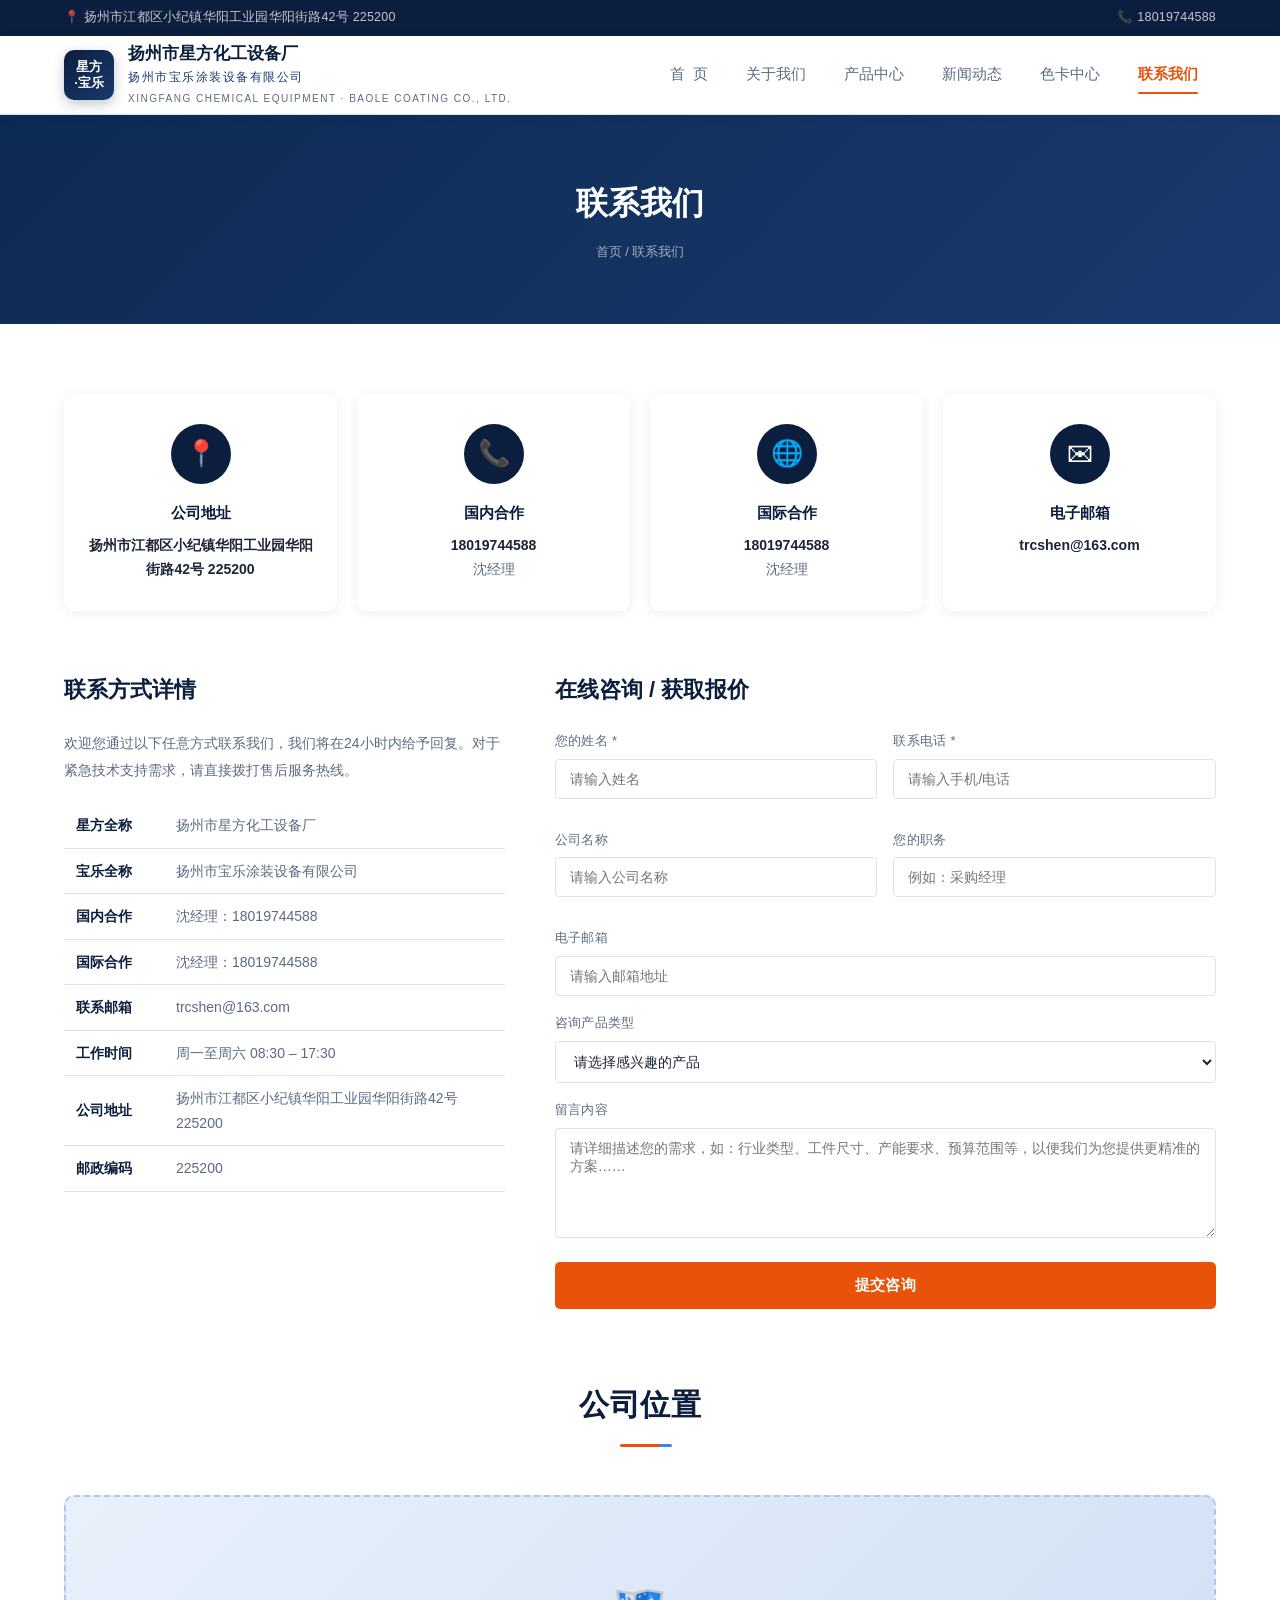
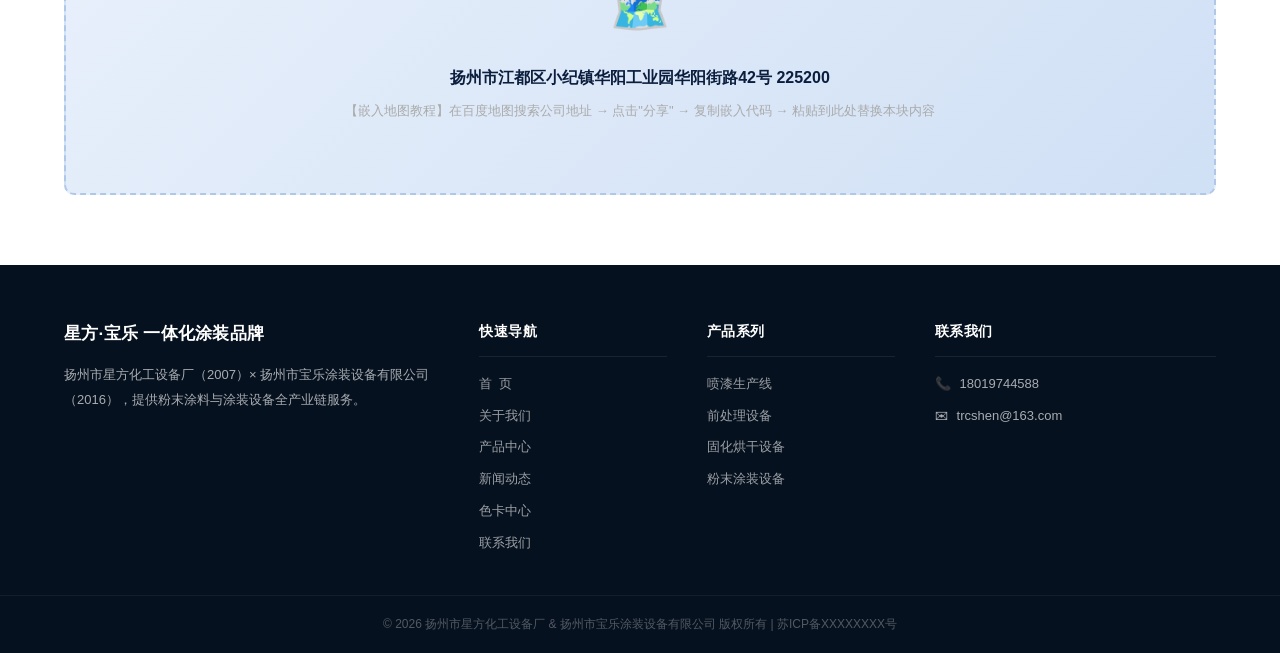
<file: contact.html>
<!DOCTYPE html>
<html lang="zh-CN">
<head>
  <meta charset="UTF-8" />
  <meta name="viewport" content="width=device-width, initial-scale=1.0" />
  <title>联系我们 - 扬州市宝乐涂装设备有限公司</title>
  <link rel="stylesheet" href="css/style.css" />
  <style>
    .page-banner {
      background: linear-gradient(135deg, #0d2a52, #1a3a6e);
      color: #fff; text-align: center; padding: 60px 20px;
    }
    .page-banner h2 { font-size: 32px; margin-bottom: 10px; }
    .breadcrumb { font-size: 13px; color: rgba(255,255,255,0.6); margin-top: 10px; }
    .breadcrumb a { color: rgba(255,255,255,0.6); }

    .contact-page { padding: 70px 0; }

    /* 联系卡片 */
    .contact-cards {
      display: grid;
      grid-template-columns: repeat(4, 1fr);
      gap: 20px; margin-bottom: 60px;
    }
    .contact-card {
      background: #fff; border-radius: 10px;
      padding: 30px 20px; text-align: center;
      box-shadow: 0 2px 14px rgba(0,0,0,0.07);
      transition: all 0.3s;
    }
    .contact-card:hover { transform: translateY(-4px); box-shadow: 0 8px 24px rgba(0,0,0,0.12); }
    .contact-card .cc-icon {
      width: 60px; height: 60px;
      background: var(--primary); border-radius: 50%;
      margin: 0 auto 16px;
      display: flex; align-items: center; justify-content: center;
      font-size: 26px; color: #fff;
    }
    .contact-card h4 { font-size: 15px; color: var(--primary); margin-bottom: 8px; }
    .contact-card p { font-size: 14px; color: var(--text-light); line-height: 1.7; }
    .contact-card strong { color: var(--text); }

    /* 大表单区 */
    .contact-big-grid {
      display: grid; grid-template-columns: 1fr 1.5fr; gap: 50px;
    }
    .contact-big-info h3 { font-size: 22px; color: var(--primary); margin-bottom: 20px; }
    .contact-big-info p { font-size: 14px; color: var(--text-light); line-height: 1.9; margin-bottom: 20px; }
    .info-table { width: 100%; border-collapse: collapse; }
    .info-table tr td {
      padding: 10px 12px; font-size: 14px; border-bottom: 1px solid var(--border);
    }
    .info-table tr td:first-child { color: var(--primary); font-weight: 600; white-space: nowrap; width: 100px; }
    .info-table tr td:last-child { color: var(--text-light); }

    .contact-big-form h3 { font-size: 22px; color: var(--primary); margin-bottom: 20px; }
    .form-group { margin-bottom: 16px; }
    .form-group label { display: block; font-size: 13px; color: var(--text-light); margin-bottom: 6px; }
    .form-group input, .form-group select, .form-group textarea {
      width: 100%; padding: 11px 14px; border: 1px solid var(--border);
      border-radius: 4px; font-size: 14px; font-family: inherit;
      outline: none; transition: border-color 0.2s;
    }
    .form-group input:focus, .form-group select:focus, .form-group textarea:focus {
      border-color: var(--primary);
    }
    .form-group textarea { resize: vertical; min-height: 110px; }
    .form-row { display: grid; grid-template-columns: 1fr 1fr; gap: 16px; }

    /* 地图 */
    .map-section { padding: 0 0 70px; }
    .map-placeholder {
      height: 300px; background: linear-gradient(135deg,#e8f0fb,#d0e0f5);
      border-radius: 10px;
      display: flex; flex-direction: column;
      align-items: center; justify-content: center;
      border: 2px dashed #b0c8e8;
    }

    @media(max-width:1024px) { .contact-cards { grid-template-columns: repeat(2,1fr); } }
    @media(max-width:768px) {
      .contact-cards { grid-template-columns: repeat(2,1fr); }
      .contact-big-grid { grid-template-columns: 1fr; }
      .form-row { grid-template-columns: 1fr; }
    }
    @media(max-width:480px) { .contact-cards { grid-template-columns: 1fr; } }
  </style>
</head>
<body>

<div class="top-bar">
  <div class="container">
    <div class="top-bar-left"><span>📍 扬州市江都区小纪镇华阳工业园华阳街路42号 225200</span></div>
    <div class="top-bar-right"><span>📞 18019744588</span></div>
  </div>
</div>

<nav class="navbar">
  <div class="container">
    <div class="logo">
      <div class="logo-icon" style="font-size:13px;letter-spacing:0;line-height:1.2;text-align:center">星方<br>·宝乐</div>
      <div class="logo-text">
        <h1 style="line-height:1.3">扬州市星方化工设备厂<br><span style="font-size:12px;font-weight:500;color:var(--primary-mid)">扬州市宝乐涂装设备有限公司</span></h1>
        <span>XINGFANG CHEMICAL EQUIPMENT · BAOLE COATING CO., LTD.</span>
      </div>
    </div>
    <div class="hamburger"><span></span><span></span><span></span></div>
    <ul class="nav-menu">
      <li><a href="index.html">首&nbsp;&nbsp;页</a></li>
      <li><a href="about.html">关于我们</a></li>
      <li><a href="products.html">产品中心</a></li>
      <li><a href="news.html">新闻动态</a></li>
      <li><a href="colors.html">色卡中心</a></li>
      <li><a href="contact.html" class="active">联系我们</a></li>
    </ul>
  </div>
</nav>

<div class="page-banner">
  <h2>联系我们</h2>
  <div class="breadcrumb"><a href="index.html">首页</a> / 联系我们</div>
</div>

<section class="contact-page">
  <div class="container">

    <!-- 联系卡片 -->
    <div class="contact-cards">
      <div class="contact-card">
        <div class="cc-icon">📍</div>
        <h4>公司地址</h4>
        <p><strong>扬州市江都区小纪镇华阳工业园华阳街路42号 225200</strong></p>
      </div>
      <div class="contact-card">
        <div class="cc-icon">📞</div>
        <h4>国内合作</h4>
        <p><strong>18019744588</strong><br>沈经理</p>
      </div>
      <div class="contact-card">
        <div class="cc-icon">🌐</div>
        <h4>国际合作</h4>
        <p><strong>18019744588</strong><br>沈经理</p>
      </div>
      <div class="contact-card">
        <div class="cc-icon">✉</div>
        <h4>电子邮箱</h4>
        <p><strong>trcshen@163.com</strong></p>
      </div>
    </div>

    <!-- 详情 + 表单 -->
    <div class="contact-big-grid">
      <div class="contact-big-info">
        <h3>联系方式详情</h3>
        <p>欢迎您通过以下任意方式联系我们，我们将在24小时内给予回复。对于紧急技术支持需求，请直接拨打售后服务热线。</p>
        <table class="info-table">
          <tr><td>星方全称</td><td>扬州市星方化工设备厂</td></tr>
          <tr><td>宝乐全称</td><td>扬州市宝乐涂装设备有限公司</td></tr>
          <tr><td>国内合作</td><td>沈经理：18019744588</td></tr>
          <tr><td>国际合作</td><td>沈经理：18019744588</td></tr>
          <tr><td>联系邮箱</td><td>trcshen@163.com</td></tr>
          <tr><td>工作时间</td><td>周一至周六 08:30 – 17:30</td></tr>
          <tr><td>公司地址</td><td>扬州市江都区小纪镇华阳工业园华阳街路42号 225200</td></tr>
          <tr><td>邮政编码</td><td>225200</td></tr>
        </table>
      </div>

      <div class="contact-big-form">
        <h3>在线咨询 / 获取报价</h3>
        <form id="contactForm">
          <div class="form-row">
            <div class="form-group">
              <label>您的姓名 *</label>
              <input type="text" name="name" placeholder="请输入姓名" />
            </div>
            <div class="form-group">
              <label>联系电话 *</label>
              <input type="tel" name="phone" placeholder="请输入手机/电话" />
            </div>
          </div>
          <div class="form-row">
            <div class="form-group">
              <label>公司名称</label>
              <input type="text" name="company" placeholder="请输入公司名称" />
            </div>
            <div class="form-group">
              <label>您的职务</label>
              <input type="text" name="title" placeholder="例如：采购经理" />
            </div>
          </div>
          <div class="form-group">
            <label>电子邮箱</label>
            <input type="email" name="email" placeholder="请输入邮箱地址" />
          </div>
          <div class="form-group">
            <label>咨询产品类型</label>
            <select name="product">
              <option value="">请选择感兴趣的产品</option>
              <option>喷漆生产线</option>
              <option>前处理设备</option>
              <option>固化烘干设备</option>
              <option>环保废气处理设备</option>
              <option>输送悬挂系统</option>
              <option>粉末涂装设备</option>
              <option>喷涂机器人系统</option>
              <option>整体涂装解决方案</option>
              <option>其他</option>
            </select>
          </div>
          <div class="form-group">
            <label>留言内容</label>
            <textarea name="message" placeholder="请详细描述您的需求，如：行业类型、工件尺寸、产能要求、预算范围等，以便我们为您提供更精准的方案……"></textarea>
          </div>
          <button type="submit" class="btn-submit" style="width:100%;padding:14px">提交咨询</button>
        </form>
      </div>
    </div>
  </div>
</section>

<!-- 地图 -->
<section class="map-section">
  <div class="container">
    <div class="section-title"><h2>公司位置</h2></div>
    <div class="map-placeholder">
      <div style="font-size:48px;margin-bottom:12px">🗺️</div>
      <p style="font-size:16px;color:var(--primary);font-weight:600">扬州市江都区小纪镇华阳工业园华阳街路42号 225200</p>
      <p style="font-size:13px;color:#aaa;margin-top:8px">
        【嵌入地图教程】在百度地图搜索公司地址 → 点击"分享" → 复制嵌入代码 → 粘贴到此处替换本块内容
      </p>
    </div>
  </div>
</section>

<footer>
  <div class="footer-main">
    <div class="container">
      <div class="footer-grid">
        <div class="footer-about">
          <div class="footer-logo">星方·宝乐 一体化涂装品牌</div>
          <p>扬州市星方化工设备厂（2007）× 扬州市宝乐涂装设备有限公司（2016），提供粉末涂料与涂装设备全产业链服务。</p>
        </div>
        <div class="footer-col">
          <h4>快速导航</h4>
          <ul>
            <li><a href="index.html">首&nbsp;&nbsp;页</a></li>
            <li><a href="about.html">关于我们</a></li>
            <li><a href="products.html">产品中心</a></li>
            <li><a href="news.html">新闻动态</a></li>
            <li><a href="colors.html">色卡中心</a></li>
      <li><a href="contact.html">联系我们</a></li>
          </ul>
        </div>
        <div class="footer-col">
          <h4>产品系列</h4>
          <ul>
            <li><a href="products.html">喷漆生产线</a></li>
            <li><a href="products.html">前处理设备</a></li>
            <li><a href="products.html">固化烘干设备</a></li>
            <li><a href="products.html">粉末涂装设备</a></li>
          </ul>
        </div>
        <div class="footer-col">
          <h4>联系我们</h4>
          <ul class="footer-contact">
            <li><span>📞</span><span>18019744588</span></li>
            <li><span>✉</span><span>trcshen@163.com</span></li>
          </ul>
        </div>
      </div>
    </div>
  </div>
  <div class="footer-bottom">
    <div class="container">© 2026 扬州市星方化工设备厂 &amp; 扬州市宝乐涂装设备有限公司 版权所有 | <a href="#">苏ICP备XXXXXXXX号</a></div>
  </div>
</footer>
<button class="back-top" title="回到顶部">▲</button>
<script src="js/main.js"></script>
</body>
</html>
</file>
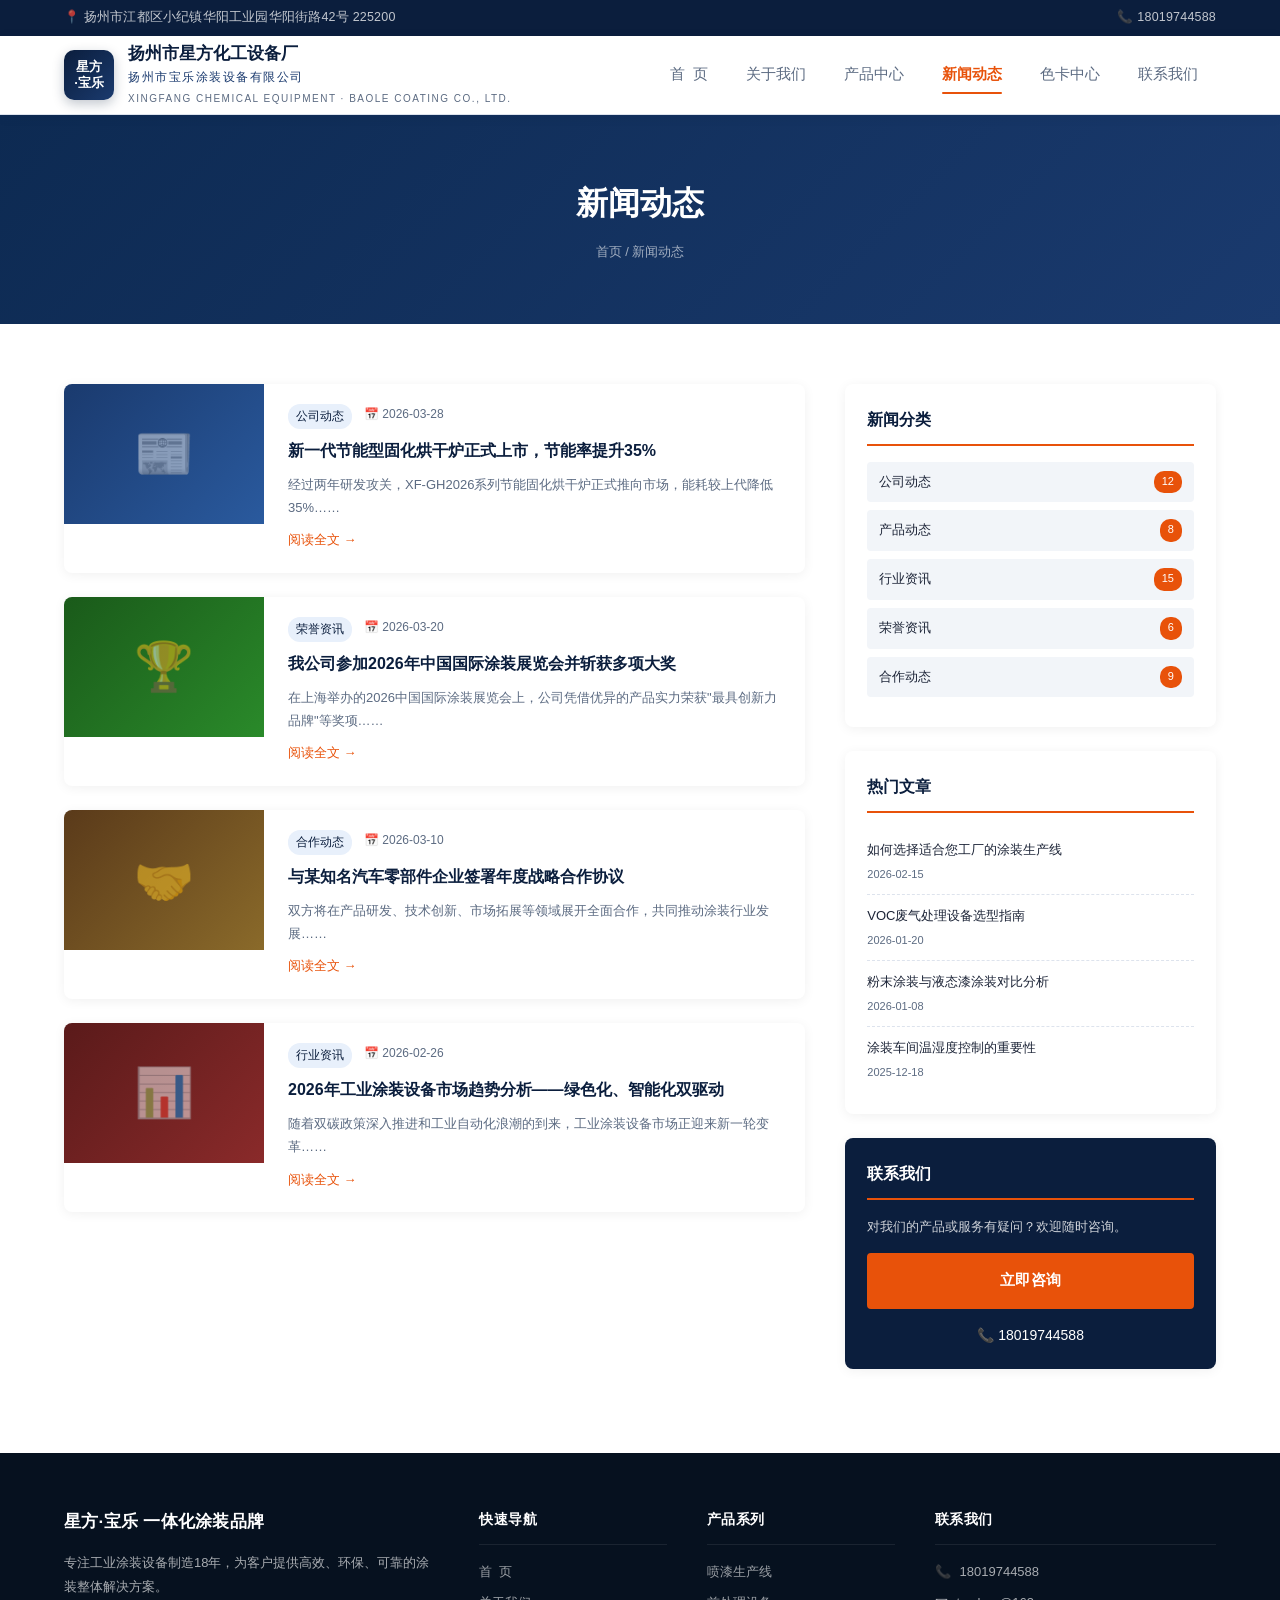
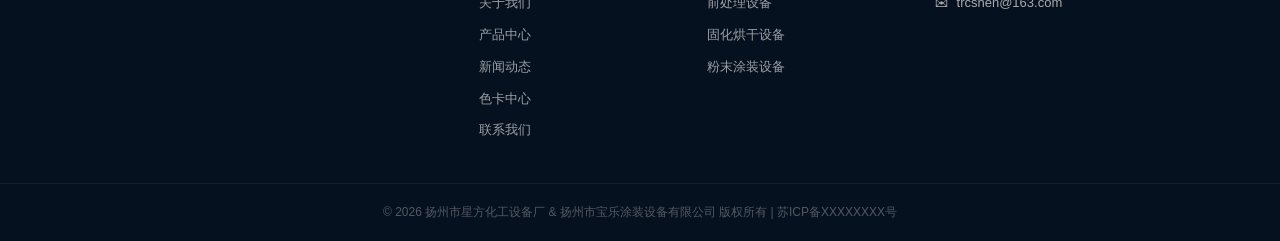
<file: news.html>
<!DOCTYPE html>
<html lang="zh-CN">
<head>
  <meta charset="UTF-8" />
  <meta name="viewport" content="width=device-width, initial-scale=1.0" />
  <title>新闻动态 - 扬州市宝乐涂装设备有限公司</title>
  <link rel="stylesheet" href="css/style.css" />
  <style>
    .page-banner {
      background: linear-gradient(135deg, #0d2a52, #1a3a6e);
      color: #fff; text-align: center; padding: 60px 20px;
    }
    .page-banner h2 { font-size: 32px; margin-bottom: 10px; }
    .breadcrumb { font-size: 13px; color: rgba(255,255,255,0.6); margin-top: 10px; }
    .breadcrumb a { color: rgba(255,255,255,0.6); }

    .news-page { padding: 60px 0; }
    .news-page-grid { display: grid; grid-template-columns: 2fr 1fr; gap: 40px; }

    /* 新闻卡片列表 */
    .news-item {
      background: #fff; border-radius: 8px; overflow: hidden;
      box-shadow: 0 2px 12px rgba(0,0,0,0.06);
      display: flex; margin-bottom: 24px;
      transition: box-shadow 0.2s;
    }
    .news-item:hover { box-shadow: 0 6px 20px rgba(0,0,0,0.12); }
    .news-item-img {
      width: 200px; min-width: 200px; height: 140px;
      background: linear-gradient(135deg,#1a3a6e,#2a5a9e);
      display: flex; align-items: center; justify-content: center;
      font-size: 48px; color: rgba(255,255,255,0.5);
    }
    .news-item:nth-child(2) .news-item-img { background: linear-gradient(135deg,#1a5a1a,#2a8a2a); }
    .news-item:nth-child(3) .news-item-img { background: linear-gradient(135deg,#5a3a1a,#8a6a2a); }
    .news-item:nth-child(4) .news-item-img { background: linear-gradient(135deg,#5a1a1a,#8a2a2a); }
    .news-item-body { padding: 20px 24px; flex: 1; }
    .news-item-meta { display: flex; gap: 12px; font-size: 12px; color: var(--text-light); margin-bottom: 8px; }
    .news-item-meta .tag { background: #e8f0fb; color: var(--primary); padding: 2px 8px; border-radius: 12px; }
    .news-item-body h3 { font-size: 16px; color: var(--primary); margin-bottom: 8px; }
    .news-item-body p { font-size: 13px; color: var(--text-light); line-height: 1.8; }
    .news-item-body .more { font-size: 13px; color: var(--accent); margin-top: 10px; display: inline-block; }

    /* 侧边栏 */
    .sidebar-widget {
      background: #fff; border-radius: 8px; padding: 22px;
      box-shadow: 0 2px 12px rgba(0,0,0,0.06);
      margin-bottom: 24px;
    }
    .sidebar-widget h4 {
      font-size: 16px; color: var(--primary); margin-bottom: 16px;
      padding-bottom: 10px; border-bottom: 2px solid var(--accent);
    }
    .sidebar-list li { padding: 10px 0; border-bottom: 1px dashed var(--border); }
    .sidebar-list li:last-child { border-bottom: none; }
    .sidebar-list .s-title { font-size: 13px; color: var(--text); cursor: pointer; transition: color 0.2s; }
    .sidebar-list .s-title:hover { color: var(--accent); }
    .sidebar-list .s-date { font-size: 11px; color: var(--text-light); margin-top: 3px; }
    .cat-list li {
      padding: 9px 12px; background: var(--light-bg); border-radius: 4px;
      margin-bottom: 8px; display: flex; justify-content: space-between;
      font-size: 13px; cursor: pointer; transition: all 0.2s;
    }
    .cat-list li:hover { background: var(--primary); color: #fff; }
    .cat-list li span { background: var(--accent); color: #fff; padding: 1px 8px; border-radius: 10px; font-size: 11px; }

    @media(max-width:768px) {
      .news-page-grid { grid-template-columns: 1fr; }
      .news-item { flex-direction: column; }
      .news-item-img { width: 100%; min-width: unset; height: 160px; }
    }
  </style>
</head>
<body>

<div class="top-bar">
  <div class="container">
    <div class="top-bar-left"><span>📍 扬州市江都区小纪镇华阳工业园华阳街路42号 225200</span></div>
    <div class="top-bar-right"><span>📞 18019744588</span></div>
  </div>
</div>

<nav class="navbar">
  <div class="container">
    <div class="logo">
      <div class="logo-icon" style="font-size:13px;letter-spacing:0;line-height:1.2;text-align:center">星方<br>·宝乐</div>
      <div class="logo-text">
        <h1 style="line-height:1.3">扬州市星方化工设备厂<br><span style="font-size:12px;font-weight:500;color:var(--primary-mid)">扬州市宝乐涂装设备有限公司</span></h1>
        <span>XINGFANG CHEMICAL EQUIPMENT · BAOLE COATING CO., LTD.</span>
      </div>
    </div>
    <div class="hamburger"><span></span><span></span><span></span></div>
    <ul class="nav-menu">
      <li><a href="index.html">首&nbsp;&nbsp;页</a></li>
      <li><a href="about.html">关于我们</a></li>
      <li><a href="products.html">产品中心</a></li>
      <li><a href="news.html" class="active">新闻动态</a></li>
      <li><a href="colors.html">色卡中心</a></li>
      <li><a href="contact.html">联系我们</a></li>
    </ul>
  </div>
</nav>

<div class="page-banner">
  <h2>新闻动态</h2>
  <div class="breadcrumb"><a href="index.html">首页</a> / 新闻动态</div>
</div>

<section class="news-page">
  <div class="container">
    <div class="news-page-grid">

      <!-- 左侧新闻列表 -->
      <div class="news-left">

        <div class="news-item">
          <div class="news-item-img">📰</div>
          <div class="news-item-body">
            <div class="news-item-meta">
              <span class="tag">公司动态</span>
              <span>📅 2026-03-28</span>
            </div>
            <h3>新一代节能型固化烘干炉正式上市，节能率提升35%</h3>
            <p>经过两年研发攻关，XF-GH2026系列节能固化烘干炉正式推向市场，能耗较上代降低35%……</p>
            <span class="more">阅读全文 →</span>
          </div>
        </div>

        <div class="news-item">
          <div class="news-item-img">🏆</div>
          <div class="news-item-body">
            <div class="news-item-meta">
              <span class="tag">荣誉资讯</span>
              <span>📅 2026-03-20</span>
            </div>
            <h3>我公司参加2026年中国国际涂装展览会并斩获多项大奖</h3>
            <p>在上海举办的2026中国国际涂装展览会上，公司凭借优异的产品实力荣获"最具创新力品牌"等奖项……</p>
            <span class="more">阅读全文 →</span>
          </div>
        </div>

        <div class="news-item">
          <div class="news-item-img">🤝</div>
          <div class="news-item-body">
            <div class="news-item-meta">
              <span class="tag">合作动态</span>
              <span>📅 2026-03-10</span>
            </div>
            <h3>与某知名汽车零部件企业签署年度战略合作协议</h3>
            <p>双方将在产品研发、技术创新、市场拓展等领域展开全面合作，共同推动涂装行业发展……</p>
            <span class="more">阅读全文 →</span>
          </div>
        </div>

        <div class="news-item">
          <div class="news-item-img">📊</div>
          <div class="news-item-body">
            <div class="news-item-meta">
              <span class="tag">行业资讯</span>
              <span>📅 2026-02-26</span>
            </div>
            <h3>2026年工业涂装设备市场趋势分析——绿色化、智能化双驱动</h3>
            <p>随着双碳政策深入推进和工业自动化浪潮的到来，工业涂装设备市场正迎来新一轮变革……</p>
            <span class="more">阅读全文 →</span>
          </div>
        </div>

      </div>

      <!-- 右侧边栏 -->
      <div class="news-sidebar">
        <div class="sidebar-widget">
          <h4>新闻分类</h4>
          <ul class="cat-list">
            <li>公司动态 <span>12</span></li>
            <li>产品动态 <span>8</span></li>
            <li>行业资讯 <span>15</span></li>
            <li>荣誉资讯 <span>6</span></li>
            <li>合作动态 <span>9</span></li>
          </ul>
        </div>
        <div class="sidebar-widget">
          <h4>热门文章</h4>
          <ul class="sidebar-list">
            <li>
              <div class="s-title">如何选择适合您工厂的涂装生产线</div>
              <div class="s-date">2026-02-15</div>
            </li>
            <li>
              <div class="s-title">VOC废气处理设备选型指南</div>
              <div class="s-date">2026-01-20</div>
            </li>
            <li>
              <div class="s-title">粉末涂装与液态漆涂装对比分析</div>
              <div class="s-date">2026-01-08</div>
            </li>
            <li>
              <div class="s-title">涂装车间温湿度控制的重要性</div>
              <div class="s-date">2025-12-18</div>
            </li>
          </ul>
        </div>
        <div class="sidebar-widget" style="background:var(--primary);color:#fff">
          <h4 style="color:#fff;border-color:var(--accent)">联系我们</h4>
          <p style="font-size:13px;color:rgba(255,255,255,0.8);margin-bottom:14px">对我们的产品或服务有疑问？欢迎随时咨询。</p>
          <a href="contact.html" class="btn-primary" style="display:block;text-align:center">立即咨询</a>
          <p style="font-size:14px;margin-top:14px;text-align:center">📞 18019744588</p>
        </div>
      </div>

    </div>
  </div>
</section>

<footer>
  <div class="footer-main">
    <div class="container">
      <div class="footer-grid">
        <div class="footer-about">
          <div class="footer-logo">星方·宝乐 一体化涂装品牌</div>
          <p>专注工业涂装设备制造18年，为客户提供高效、环保、可靠的涂装整体解决方案。</p>
        </div>
        <div class="footer-col">
          <h4>快速导航</h4>
          <ul>
            <li><a href="index.html">首&nbsp;&nbsp;页</a></li>
            <li><a href="about.html">关于我们</a></li>
            <li><a href="products.html">产品中心</a></li>
            <li><a href="news.html">新闻动态</a></li>
            <li><a href="colors.html">色卡中心</a></li>
      <li><a href="contact.html">联系我们</a></li>
          </ul>
        </div>
        <div class="footer-col">
          <h4>产品系列</h4>
          <ul>
            <li><a href="products.html">喷漆生产线</a></li>
            <li><a href="products.html">前处理设备</a></li>
            <li><a href="products.html">固化烘干设备</a></li>
            <li><a href="products.html">粉末涂装设备</a></li>
          </ul>
        </div>
        <div class="footer-col">
          <h4>联系我们</h4>
          <ul class="footer-contact">
            <li><span>📞</span><span>18019744588</span></li>
            <li><span>✉</span><span>trcshen@163.com</span></li>
          </ul>
        </div>
      </div>
    </div>
  </div>
  <div class="footer-bottom">
    <div class="container">© 2026 扬州市星方化工设备厂 &amp; 扬州市宝乐涂装设备有限公司 版权所有 | <a href="#">苏ICP备XXXXXXXX号</a></div>
  </div>
</footer>
<button class="back-top" title="回到顶部">▲</button>
<script src="js/main.js"></script>
</body>
</html>
</file>
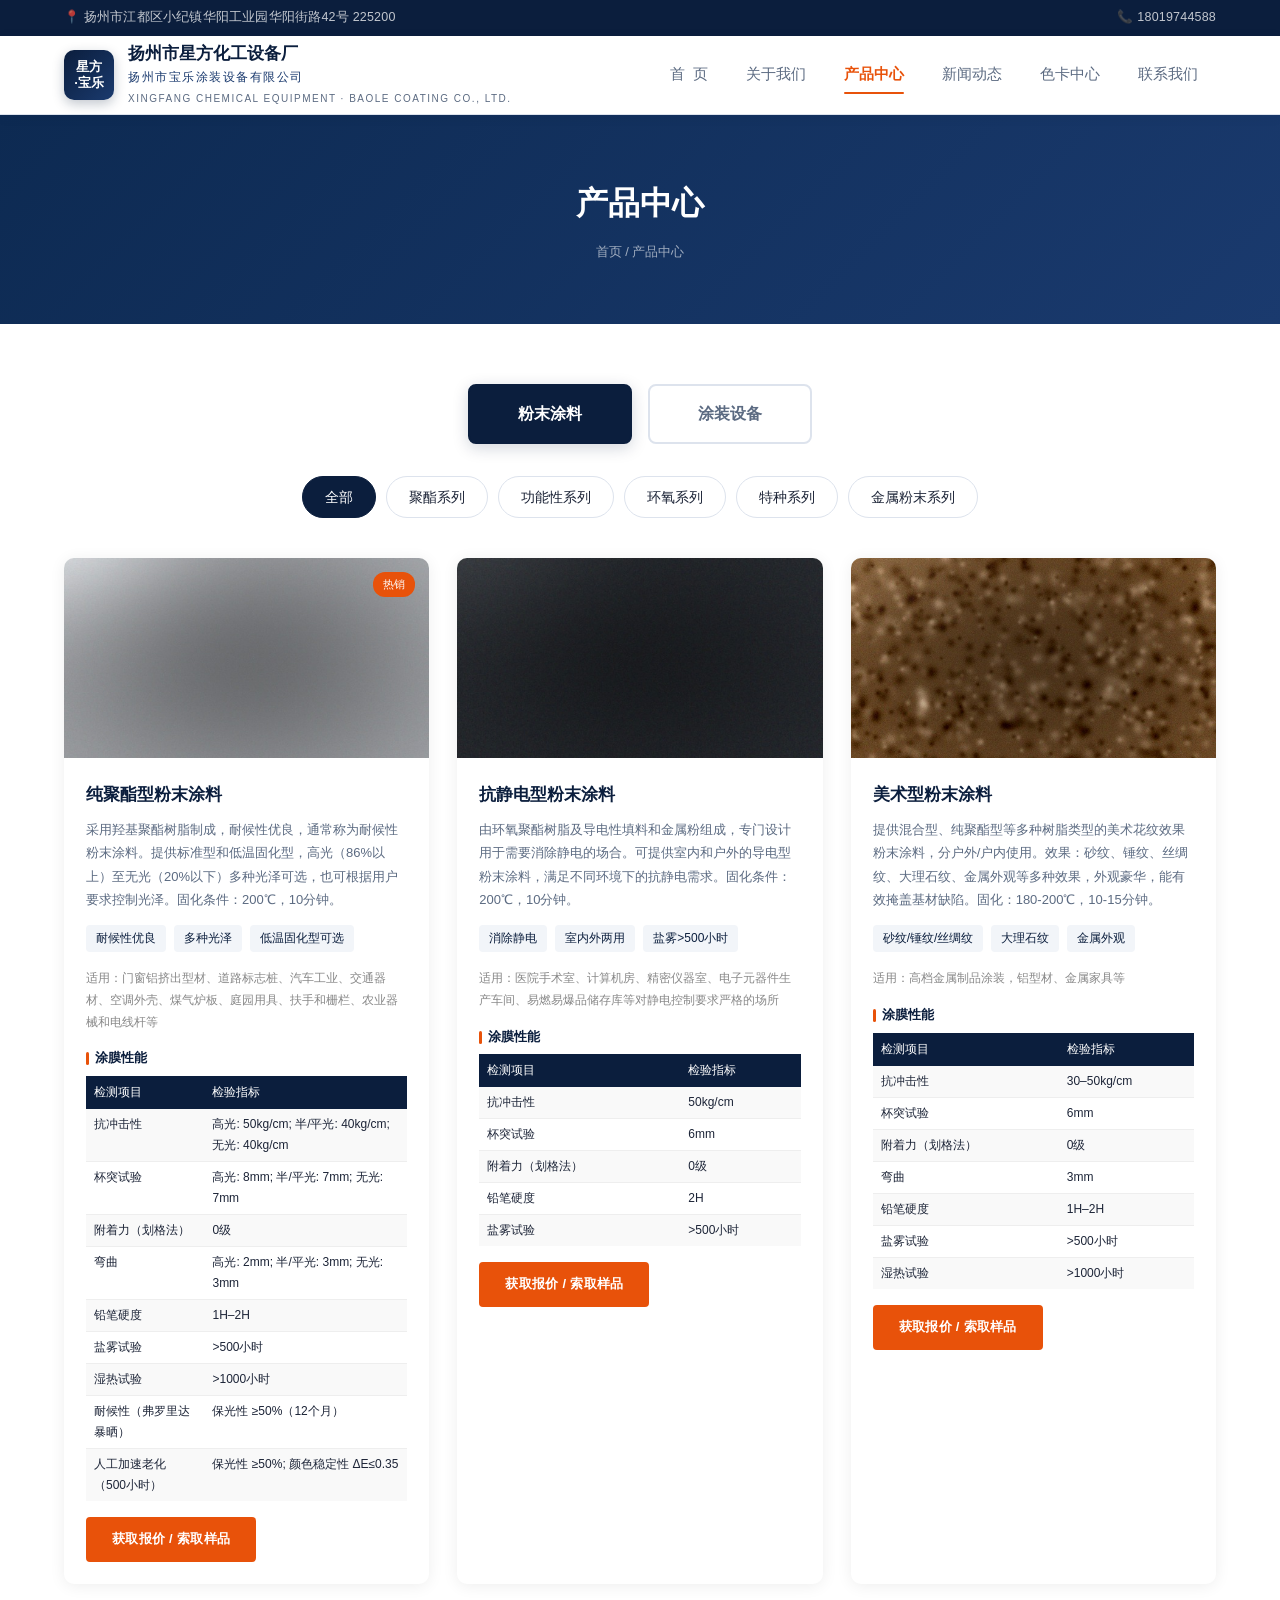
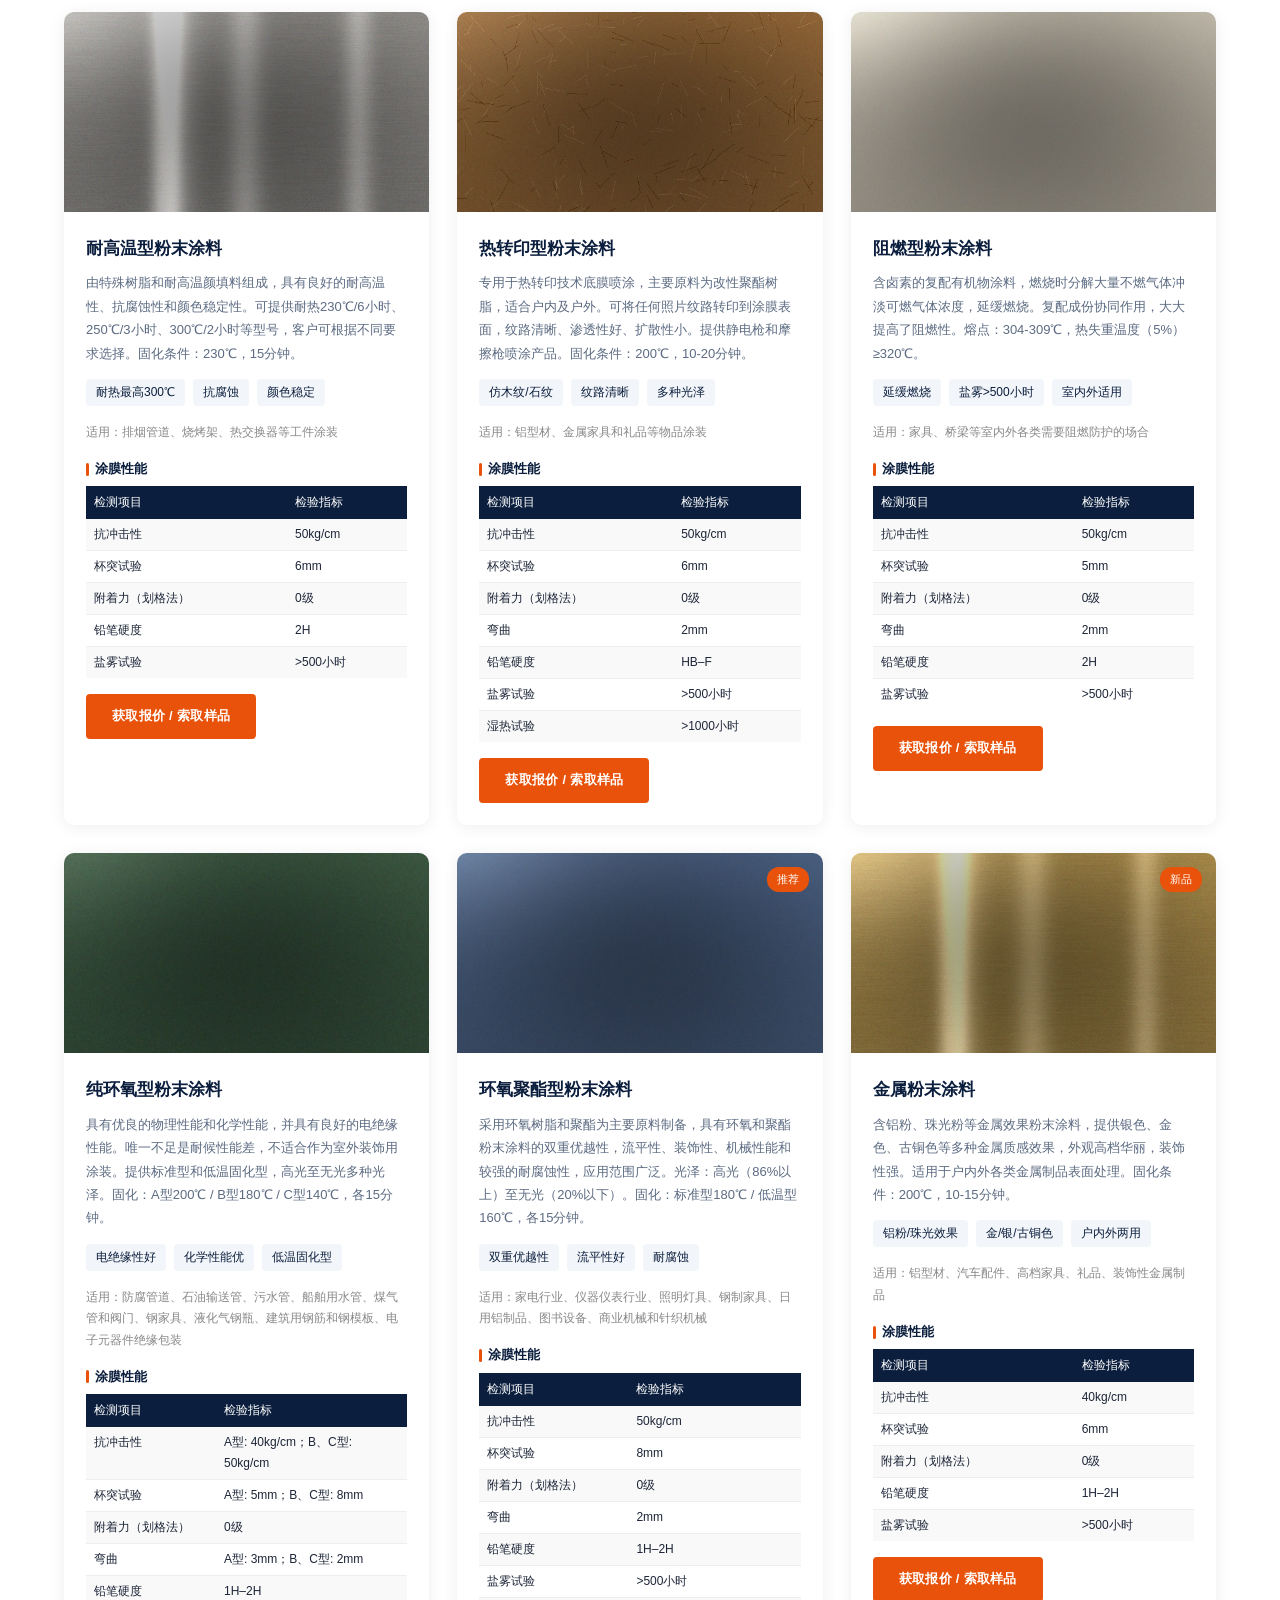
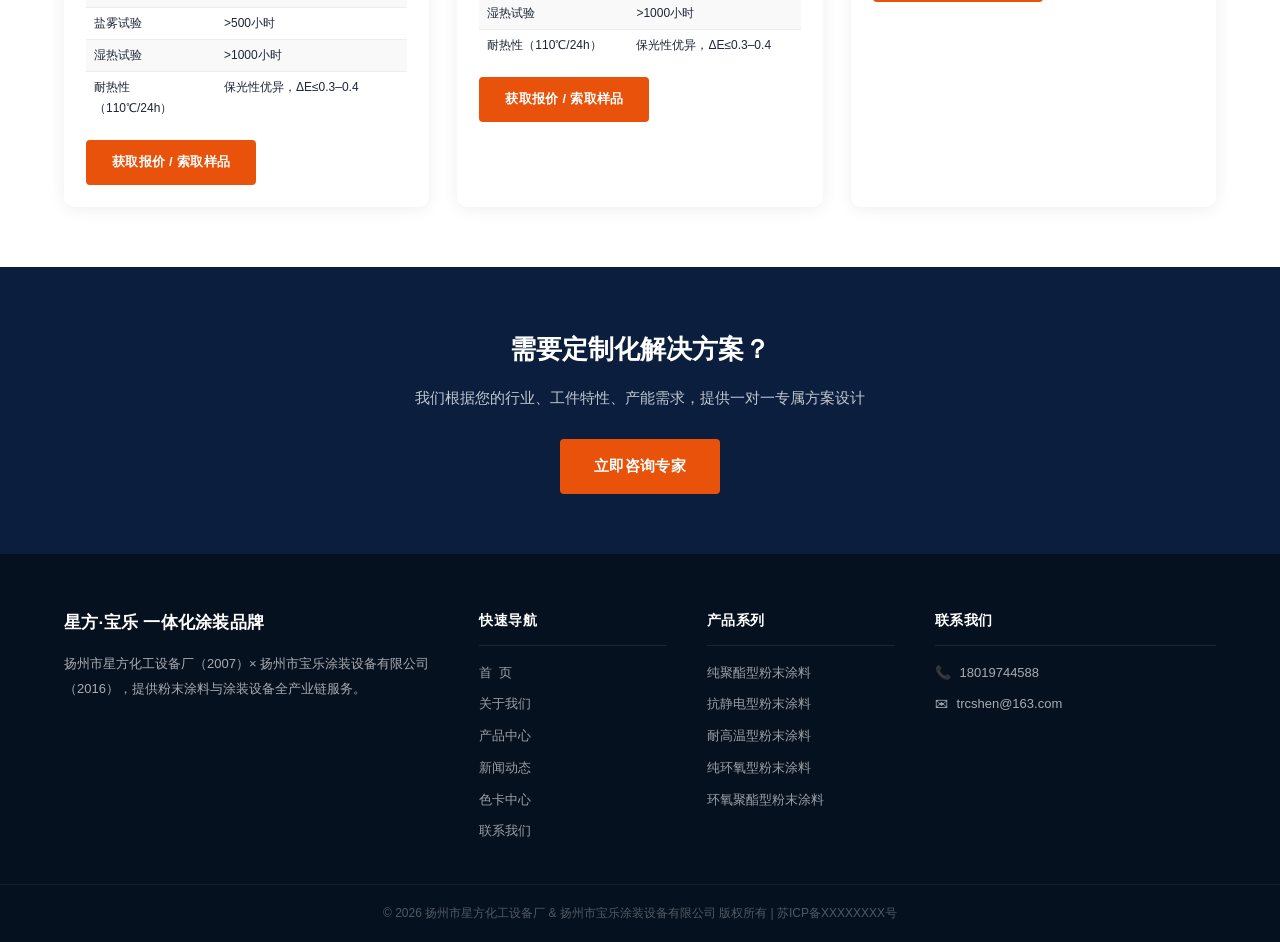
<file: products.html>
<!DOCTYPE html>
<html lang="zh-CN">
<head>
  <meta charset="UTF-8" />
  <meta name="viewport" content="width=device-width, initial-scale=1.0" />
  <title>产品中心 - 扬州市宝乐涂装设备有限公司</title>
  <link rel="stylesheet" href="css/style.css" />
  <style>
    .page-banner {
      background: linear-gradient(135deg, #0d2a52, #1a3a6e);
      color: #fff; text-align: center; padding: 60px 20px;
    }
    .page-banner h2 { font-size: 32px; margin-bottom: 10px; }
    .breadcrumb { font-size: 13px; color: rgba(255,255,255,0.6); margin-top: 10px; }
    .breadcrumb a { color: rgba(255,255,255,0.6); }

    .products-page { padding: 60px 0; }

    /* 分类筛选标签 */
    .filter-tabs {
      display: flex; flex-wrap: wrap; gap: 10px;
      margin-bottom: 40px; justify-content: center;
    }
    .filter-tab {
      padding: 8px 22px; border-radius: 24px;
      border: 1px solid var(--border);
      background: #fff; color: var(--text);
      font-size: 14px; cursor: pointer;
      transition: all 0.2s;
    }
    .filter-tab:hover, .filter-tab.active {
      background: var(--primary); color: #fff; border-color: var(--primary);
    }

    /* 产品大图卡片 */
    .product-detail-grid {
      display: grid;
      grid-template-columns: repeat(3, 1fr);
      gap: 28px;
    }
    .product-detail-card {
      background: #fff; border-radius: 10px;
      overflow: hidden;
      box-shadow: 0 2px 16px rgba(0,0,0,0.07);
      transition: all 0.3s;
    }
    .product-detail-card.hidden { display: none; }
    .product-detail-card:hover {
      transform: translateY(-6px);
      box-shadow: 0 10px 28px rgba(0,0,0,0.13);
    }
    .product-detail-img {
      height: 200px;
      display: flex; align-items: center; justify-content: center;
      position: relative;
      overflow: hidden;
    }
    .product-detail-img::before, .product-detail-img::after {
      content: ''; position: absolute; border-radius: 50%;
      transition: transform 0.4s;
    }
    .product-detail-card:hover .product-detail-img::before { transform: scale(1.15); }
    .product-detail-card:hover .product-detail-img::after  { transform: scale(1.1) rotate(15deg); }

    .pdi-polyester   { background: linear-gradient(145deg,#0f2d6e,#1e4fa0,#2d6bc4); }
    .pdi-antistatic  { background: linear-gradient(145deg,#7c2000,#b83700,#e8520a); }
    .pdi-artistic    { background: linear-gradient(145deg,#0a3322,#0f5035,#18754e); }
    .pdi-hightemp    { background: linear-gradient(145deg,#5c0a0a,#8f1a1a,#c02525); }
    .pdi-transfer    { background: linear-gradient(145deg,#2a0a5c,#3d1282,#5a24ad); }
    .pdi-flameretard { background: linear-gradient(145deg,#3d2200,#6b3a00,#9e5800); }
    .pdi-epoxy       { background: linear-gradient(145deg,#0a2e2e,#0f4a4a,#186a6a); }
    .pdi-epoxypoly   { background: linear-gradient(145deg,#0d1f3c,#1a3a6e,#2a5a9e); }

    .pdi-polyester::before   { width:140px;height:140px;background:rgba(255,255,255,0.06);right:-30px;top:-30px; }
    .pdi-antistatic::before  { width:120px;height:120px;background:rgba(255,255,255,0.07);left:-20px;top:-20px; }
    .pdi-antistatic::after   { width:60px;height:60px;background:rgba(255,255,255,0.08);right:30px;bottom:10px;border-radius:6px;transform:rotate(45deg); }
    .pdi-artistic::before    { width:100px;height:100px;background:rgba(255,255,255,0.06);right:20px;top:-10px;border-radius:8px;transform:rotate(20deg); }
    .pdi-hightemp::before    { width:160px;height:160px;background:rgba(255,255,255,0.04);left:50%;top:50%;transform:translate(-50%,-50%); }
    .pdi-transfer::before    { width:130px;height:130px;background:rgba(255,255,255,0.06);right:-10px;bottom:-10px; }
    .pdi-flameretard::before { width:100px;height:100px;background:rgba(255,255,255,0.06);right:30px;top:20px;border-radius:0;transform:rotate(45deg); }
    .pdi-epoxy::before       { width:120px;height:120px;background:rgba(255,255,255,0.05);left:50%;top:50%;transform:translate(-50%,-50%); }
    .pdi-epoxypoly::before   { width:150px;height:150px;background:rgba(255,255,255,0.05);right:-20px;top:-20px; }

    .pdi-label {
      position: relative; z-index: 2;
      color: rgba(255,255,255,0.5); font-size: 11px;
      font-weight: 600; letter-spacing: 2px;
      border: 1px solid rgba(255,255,255,0.2);
      padding: 4px 10px; border-radius: 2px;
    }
    .product-badge {
      position: absolute; top: 14px; right: 14px;
      background: var(--accent); color: #fff;
      font-size: 11px; padding: 3px 10px; border-radius: 12px;
      z-index: 3;
    }
    .product-detail-body { padding: 22px; }
    .product-detail-body h3 { font-size: 17px; color: var(--primary); margin-bottom: 8px; }
    .product-detail-body p { font-size: 13px; color: var(--text-light); line-height: 1.8; margin-bottom: 14px; }
    .product-specs {
      display: flex; flex-wrap: wrap; gap: 8px;
      margin-bottom: 16px;
    }
    .spec-tag {
      background: var(--light-bg); border-radius: 4px;
      padding: 3px 10px; font-size: 12px; color: var(--primary);
    }
    .product-detail-body .btn-primary {
      display: inline-block; padding: 9px 24px; font-size: 13px;
    }

    /* 涂膜性能表格 */
    .perf-table-wrap { margin: 14px 0 16px; }
    .perf-table-title {
      font-size: 13px; font-weight: 600; color: var(--primary);
      margin-bottom: 6px; display: flex; align-items: center; gap: 6px;
    }
    .perf-table-title::before {
      content: ""; display: inline-block;
      width: 3px; height: 13px; background: var(--accent); border-radius: 2px;
    }
    .perf-table {
      width: 100%; border-collapse: collapse; font-size: 12px;
    }
    .perf-table th {
      background: var(--primary); color: #fff;
      padding: 6px 8px; text-align: left; font-weight: 500;
    }
    .perf-table td {
      padding: 5px 8px; border-bottom: 1px solid #eee; color: var(--text);
      vertical-align: top;
    }
    .perf-table tr:last-child td { border-bottom: none; }
    .perf-table tr:nth-child(even) td { background: #f9f9f9; }

    /* 主分类大标签 */
    .main-cat-tabs {
      display: flex; gap: 16px; justify-content: center; margin-bottom: 32px;
    }
    .main-cat-tab {
      padding: 14px 48px; font-size: 16px; font-weight: 600;
      border-radius: 8px; cursor: pointer; transition: all 0.25s;
      border: 2px solid var(--border); background: #fff; color: var(--text-light);
    }
    .main-cat-tab.active {
      background: var(--primary); color: #fff; border-color: var(--primary);
      box-shadow: 0 4px 16px rgba(11,30,61,0.18);
    }
    .product-section { display: none; }
    .product-section.active { display: block; }

    /* 设备产品卡片照片区 */
    .pdi-photo {
      height: 200px; overflow: hidden; position: relative;
    }
    .pdi-photo img {
      width: 100%; height: 100%; object-fit: cover;
      transition: transform 0.4s;
    }
    .product-detail-card:hover .pdi-photo img { transform: scale(1.06); }

    /* 设备分类色 */
    .pdi-pretreat  { background: linear-gradient(145deg,#003366,#005fa3,#0080cc); }
    .pdi-curing    { background: linear-gradient(145deg,#5c2d00,#9e4e00,#d46c00); }
    .pdi-conveyor  { background: linear-gradient(145deg,#003322,#005533,#007744); }
    .pdi-env       { background: linear-gradient(145deg,#1a3300,#336600,#4d9900); }
    .pdi-metal     { background: linear-gradient(145deg,#2a2a2a,#555,#888); }

    @media(max-width:768px) {
      .product-detail-grid { grid-template-columns: 1fr 1fr; }
      .main-cat-tab { padding: 12px 28px; font-size: 14px; }
    }
    @media(max-width:480px) {
      .product-detail-grid { grid-template-columns: 1fr; }
      .main-cat-tabs { flex-direction: column; align-items: center; }
    }
  </style>
</head>
<body>

<div class="top-bar">
  <div class="container">
    <div class="top-bar-left"><span>📍 扬州市江都区小纪镇华阳工业园华阳街路42号 225200</span></div>
    <div class="top-bar-right"><span>📞 18019744588</span></div>
  </div>
</div>

<nav class="navbar">
  <div class="container">
    <div class="logo">
      <div class="logo-icon" style="font-size:13px;letter-spacing:0;line-height:1.2;text-align:center">星方<br>·宝乐</div>
      <div class="logo-text">
        <h1 style="line-height:1.3">扬州市星方化工设备厂<br><span style="font-size:12px;font-weight:500;color:var(--primary-mid)">扬州市宝乐涂装设备有限公司</span></h1>
        <span>XINGFANG CHEMICAL EQUIPMENT · BAOLE COATING CO., LTD.</span>
      </div>
    </div>
    <div class="hamburger"><span></span><span></span><span></span></div>
    <ul class="nav-menu">
      <li><a href="index.html">首&nbsp;&nbsp;页</a></li>
      <li><a href="about.html">关于我们</a></li>
      <li><a href="products.html" class="active">产品中心</a></li>
      <li><a href="news.html">新闻动态</a></li>
      <li><a href="colors.html">色卡中心</a></li>
      <li><a href="contact.html">联系我们</a></li>
    </ul>
  </div>
</nav>

<div class="page-banner">
  <h2>产品中心</h2>
  <div class="breadcrumb"><a href="index.html">首页</a> / 产品中心</div>
</div>

<section class="products-page">
  <div class="container">

    <!-- 主分类切换 -->
    <div class="main-cat-tabs">
      <div class="main-cat-tab active" data-main="powder">粉末涂料</div>
      <div class="main-cat-tab" data-main="equipment">涂装设备</div>
    </div>

    <!-- ===== 粉末涂料 ===== -->
    <div id="section-powder" class="product-section active">
      <div class="filter-tabs">
        <div class="filter-tab active" data-filter="all">全部</div>
        <div class="filter-tab" data-filter="polyester">聚酯系列</div>
        <div class="filter-tab" data-filter="functional">功能性系列</div>
        <div class="filter-tab" data-filter="epoxy">环氧系列</div>
        <div class="filter-tab" data-filter="special">特种系列</div>
        <div class="filter-tab" data-filter="metal">金属粉末系列</div>
      </div>
      <div class="product-detail-grid">

      <div class="product-detail-card" data-category="polyester">
        <div class="pdi-photo">
          <img src="images/powder-polyester.jpg" alt="纯聚酯型粉末涂料">
          <span class="product-badge">热销</span>
        </div>
        <div class="product-detail-body">
          <h3>纯聚酯型粉末涂料</h3>
          <p>采用羟基聚酯树脂制成，耐候性优良，通常称为耐候性粉末涂料。提供标准型和低温固化型，高光（86%以上）至无光（20%以下）多种光泽可选，也可根据用户要求控制光泽。固化条件：200℃，10分钟。</p>
          <div class="product-specs">
            <span class="spec-tag">耐候性优良</span>
            <span class="spec-tag">多种光泽</span>
            <span class="spec-tag">低温固化型可选</span>
          </div>
          <p style="font-size:12px;color:#888;margin-bottom:12px">适用：门窗铝挤出型材、道路标志桩、汽车工业、交通器材、空调外壳、煤气炉板、庭园用具、扶手和栅栏、农业器械和电线杆等</p>
          <div class="perf-table-wrap">
            <div class="perf-table-title">涂膜性能</div>
            <table class="perf-table">
              <tr><th>检测项目</th><th>检验指标</th></tr>
              <tr><td>抗冲击性</td><td>高光: 50kg/cm; 半/平光: 40kg/cm; 无光: 40kg/cm</td></tr>
              <tr><td>杯突试验</td><td>高光: 8mm; 半/平光: 7mm; 无光: 7mm</td></tr>
              <tr><td>附着力（划格法）</td><td>0级</td></tr>
              <tr><td>弯曲</td><td>高光: 2mm; 半/平光: 3mm; 无光: 3mm</td></tr>
              <tr><td>铅笔硬度</td><td>1H–2H</td></tr>
              <tr><td>盐雾试验</td><td>&gt;500小时</td></tr>
              <tr><td>湿热试验</td><td>&gt;1000小时</td></tr>
              <tr><td>耐候性（弗罗里达暴晒）</td><td>保光性 ≥50%（12个月）</td></tr>
              <tr><td>人工加速老化（500小时）</td><td>保光性 ≥50%; 颜色稳定性 ΔE≤0.35</td></tr>
            </table>
          </div>
          <a href="contact.html" class="btn-primary">获取报价 / 索取样品</a>
        </div>
      </div>

      <div class="product-detail-card" data-category="functional">
        <div class="pdi-photo">
          <img src="images/powder-antistatic.jpg" alt="抗静电型粉末涂料">
          
        </div>
        <div class="product-detail-body">
          <h3>抗静电型粉末涂料</h3>
          <p>由环氧聚酯树脂及导电性填料和金属粉组成，专门设计用于需要消除静电的场合。可提供室内和户外的导电型粉末涂料，满足不同环境下的抗静电需求。固化条件：200℃，10分钟。</p>
          <div class="product-specs">
            <span class="spec-tag">消除静电</span>
            <span class="spec-tag">室内外两用</span>
            <span class="spec-tag">盐雾>500小时</span>
          </div>
          <p style="font-size:12px;color:#888;margin-bottom:12px">适用：医院手术室、计算机房、精密仪器室、电子元器件生产车间、易燃易爆品储存库等对静电控制要求严格的场所</p>
          <div class="perf-table-wrap">
            <div class="perf-table-title">涂膜性能</div>
            <table class="perf-table">
              <tr><th>检测项目</th><th>检验指标</th></tr>
              <tr><td>抗冲击性</td><td>50kg/cm</td></tr>
              <tr><td>杯突试验</td><td>6mm</td></tr>
              <tr><td>附着力（划格法）</td><td>0级</td></tr>
              <tr><td>铅笔硬度</td><td>2H</td></tr>
              <tr><td>盐雾试验</td><td>&gt;500小时</td></tr>
            </table>
          </div>
          <a href="contact.html" class="btn-primary">获取报价 / 索取样品</a>
        </div>
      </div>

      <div class="product-detail-card" data-category="polyester">
        <div class="pdi-photo">
          <img src="images/powder-artistic.jpg" alt="美术型粉末涂料">
          
        </div>
        <div class="product-detail-body">
          <h3>美术型粉末涂料</h3>
          <p>提供混合型、纯聚酯型等多种树脂类型的美术花纹效果粉末涂料，分户外/户内使用。效果：砂纹、锤纹、丝绸纹、大理石纹、金属外观等多种效果，外观豪华，能有效掩盖基材缺陷。固化：180-200℃，10-15分钟。</p>
          <div class="product-specs">
            <span class="spec-tag">砂纹/锤纹/丝绸纹</span>
            <span class="spec-tag">大理石纹</span>
            <span class="spec-tag">金属外观</span>
          </div>
          <p style="font-size:12px;color:#888;margin-bottom:12px">适用：高档金属制品涂装，铝型材、金属家具等</p>
          <div class="perf-table-wrap">
            <div class="perf-table-title">涂膜性能</div>
            <table class="perf-table">
              <tr><th>检测项目</th><th>检验指标</th></tr>
              <tr><td>抗冲击性</td><td>30–50kg/cm</td></tr>
              <tr><td>杯突试验</td><td>6mm</td></tr>
              <tr><td>附着力（划格法）</td><td>0级</td></tr>
              <tr><td>弯曲</td><td>3mm</td></tr>
              <tr><td>铅笔硬度</td><td>1H–2H</td></tr>
              <tr><td>盐雾试验</td><td>&gt;500小时</td></tr>
              <tr><td>湿热试验</td><td>&gt;1000小时</td></tr>
            </table>
          </div>
          <a href="contact.html" class="btn-primary">获取报价 / 索取样品</a>
        </div>
      </div>

      <div class="product-detail-card" data-category="special">
        <div class="pdi-photo">
          <img src="images/powder-hightemp.jpg" alt="耐高温型粉末涂料">
          
        </div>
        <div class="product-detail-body">
          <h3>耐高温型粉末涂料</h3>
          <p>由特殊树脂和耐高温颜填料组成，具有良好的耐高温性、抗腐蚀性和颜色稳定性。可提供耐热230℃/6小时、250℃/3小时、300℃/2小时等型号，客户可根据不同要求选择。固化条件：230℃，15分钟。</p>
          <div class="product-specs">
            <span class="spec-tag">耐热最高300℃</span>
            <span class="spec-tag">抗腐蚀</span>
            <span class="spec-tag">颜色稳定</span>
          </div>
          <p style="font-size:12px;color:#888;margin-bottom:12px">适用：排烟管道、烧烤架、热交换器等工件涂装</p>
          <div class="perf-table-wrap">
            <div class="perf-table-title">涂膜性能</div>
            <table class="perf-table">
              <tr><th>检测项目</th><th>检验指标</th></tr>
              <tr><td>抗冲击性</td><td>50kg/cm</td></tr>
              <tr><td>杯突试验</td><td>6mm</td></tr>
              <tr><td>附着力（划格法）</td><td>0级</td></tr>
              <tr><td>铅笔硬度</td><td>2H</td></tr>
              <tr><td>盐雾试验</td><td>&gt;500小时</td></tr>
            </table>
          </div>
          <a href="contact.html" class="btn-primary">获取报价 / 索取样品</a>
        </div>
      </div>

      <div class="product-detail-card" data-category="special">
        <div class="pdi-photo">
          <img src="images/powder-transfer.jpg" alt="热转印型粉末涂料">
          
        </div>
        <div class="product-detail-body">
          <h3>热转印型粉末涂料</h3>
          <p>专用于热转印技术底膜喷涂，主要原料为改性聚酯树脂，适合户内及户外。可将任何照片纹路转印到涂膜表面，纹路清晰、渗透性好、扩散性小。提供静电枪和摩擦枪喷涂产品。固化条件：200℃，10-20分钟。</p>
          <div class="product-specs">
            <span class="spec-tag">仿木纹/石纹</span>
            <span class="spec-tag">纹路清晰</span>
            <span class="spec-tag">多种光泽</span>
          </div>
          <p style="font-size:12px;color:#888;margin-bottom:12px">适用：铝型材、金属家具和礼品等物品涂装</p>
          <div class="perf-table-wrap">
            <div class="perf-table-title">涂膜性能</div>
            <table class="perf-table">
              <tr><th>检测项目</th><th>检验指标</th></tr>
              <tr><td>抗冲击性</td><td>50kg/cm</td></tr>
              <tr><td>杯突试验</td><td>6mm</td></tr>
              <tr><td>附着力（划格法）</td><td>0级</td></tr>
              <tr><td>弯曲</td><td>2mm</td></tr>
              <tr><td>铅笔硬度</td><td>HB–F</td></tr>
              <tr><td>盐雾试验</td><td>&gt;500小时</td></tr>
              <tr><td>湿热试验</td><td>&gt;1000小时</td></tr>
            </table>
          </div>
          <a href="contact.html" class="btn-primary">获取报价 / 索取样品</a>
        </div>
      </div>

      <div class="product-detail-card" data-category="functional">
        <div class="pdi-photo">
          <img src="images/powder-flameretard.jpg" alt="阻燃型粉末涂料">
          
        </div>
        <div class="product-detail-body">
          <h3>阻燃型粉末涂料</h3>
          <p>含卤素的复配有机物涂料，燃烧时分解大量不燃气体冲淡可燃气体浓度，延缓燃烧。复配成份协同作用，大大提高了阻燃性。熔点：304-309℃，热失重温度（5%）≥320℃。</p>
          <div class="product-specs">
            <span class="spec-tag">延缓燃烧</span>
            <span class="spec-tag">盐雾>500小时</span>
            <span class="spec-tag">室内外适用</span>
          </div>
          <p style="font-size:12px;color:#888;margin-bottom:12px">适用：家具、桥梁等室内外各类需要阻燃防护的场合</p>
          <div class="perf-table-wrap">
            <div class="perf-table-title">涂膜性能</div>
            <table class="perf-table">
              <tr><th>检测项目</th><th>检验指标</th></tr>
              <tr><td>抗冲击性</td><td>50kg/cm</td></tr>
              <tr><td>杯突试验</td><td>5mm</td></tr>
              <tr><td>附着力（划格法）</td><td>0级</td></tr>
              <tr><td>弯曲</td><td>2mm</td></tr>
              <tr><td>铅笔硬度</td><td>2H</td></tr>
              <tr><td>盐雾试验</td><td>&gt;500小时</td></tr>
            </table>
          </div>
          <a href="contact.html" class="btn-primary">获取报价 / 索取样品</a>
        </div>
      </div>

      <div class="product-detail-card" data-category="epoxy">
        <div class="pdi-photo">
          <img src="images/powder-epoxy.jpg" alt="纯环氧型粉末涂料">
          
        </div>
        <div class="product-detail-body">
          <h3>纯环氧型粉末涂料</h3>
          <p>具有优良的物理性能和化学性能，并具有良好的电绝缘性能。唯一不足是耐候性能差，不适合作为室外装饰用涂装。提供标准型和低温固化型，高光至无光多种光泽。固化：A型200℃ / B型180℃ / C型140℃，各15分钟。</p>
          <div class="product-specs">
            <span class="spec-tag">电绝缘性好</span>
            <span class="spec-tag">化学性能优</span>
            <span class="spec-tag">低温固化型</span>
          </div>
          <p style="font-size:12px;color:#888;margin-bottom:12px">适用：防腐管道、石油输送管、污水管、船舶用水管、煤气管和阀门、钢家具、液化气钢瓶、建筑用钢筋和钢模板、电子元器件绝缘包装</p>
          <div class="perf-table-wrap">
            <div class="perf-table-title">涂膜性能</div>
            <table class="perf-table">
              <tr><th>检测项目</th><th>检验指标</th></tr>
              <tr><td>抗冲击性</td><td>A型: 40kg/cm；B、C型: 50kg/cm</td></tr>
              <tr><td>杯突试验</td><td>A型: 5mm；B、C型: 8mm</td></tr>
              <tr><td>附着力（划格法）</td><td>0级</td></tr>
              <tr><td>弯曲</td><td>A型: 3mm；B、C型: 2mm</td></tr>
              <tr><td>铅笔硬度</td><td>1H–2H</td></tr>
              <tr><td>盐雾试验</td><td>&gt;500小时</td></tr>
              <tr><td>湿热试验</td><td>&gt;1000小时</td></tr>
              <tr><td>耐热性（110℃/24h）</td><td>保光性优异，ΔE≤0.3–0.4</td></tr>
            </table>
          </div>
          <a href="contact.html" class="btn-primary">获取报价 / 索取样品</a>
        </div>
      </div>

      <div class="product-detail-card" data-category="epoxy">
        <div class="pdi-photo">
          <img src="images/powder-epoxypoly.jpg" alt="环氧聚酯型粉末涂料">
          <span class="product-badge">推荐</span>
        </div>
        <div class="product-detail-body">
          <h3>环氧聚酯型粉末涂料</h3>
          <p>采用环氧树脂和聚酯为主要原料制备，具有环氧和聚酯粉末涂料的双重优越性，流平性、装饰性、机械性能和较强的耐腐蚀性，应用范围广泛。光泽：高光（86%以上）至无光（20%以下）。固化：标准型180℃ / 低温型160℃，各15分钟。</p>
          <div class="product-specs">
            <span class="spec-tag">双重优越性</span>
            <span class="spec-tag">流平性好</span>
            <span class="spec-tag">耐腐蚀</span>
          </div>
          <p style="font-size:12px;color:#888;margin-bottom:12px">适用：家电行业、仪器仪表行业、照明灯具、钢制家具、日用铝制品、图书设备、商业机械和针织机械</p>
          <div class="perf-table-wrap">
            <div class="perf-table-title">涂膜性能</div>
            <table class="perf-table">
              <tr><th>检测项目</th><th>检验指标</th></tr>
              <tr><td>抗冲击性</td><td>50kg/cm</td></tr>
              <tr><td>杯突试验</td><td>8mm</td></tr>
              <tr><td>附着力（划格法）</td><td>0级</td></tr>
              <tr><td>弯曲</td><td>2mm</td></tr>
              <tr><td>铅笔硬度</td><td>1H–2H</td></tr>
              <tr><td>盐雾试验</td><td>&gt;500小时</td></tr>
              <tr><td>湿热试验</td><td>&gt;1000小时</td></tr>
              <tr><td>耐热性（110℃/24h）</td><td>保光性优异，ΔE≤0.3–0.4</td></tr>
            </table>
          </div>
          <a href="contact.html" class="btn-primary">获取报价 / 索取样品</a>
        </div>
      </div>

      <!-- 金属粉末系列 -->
      <div class="product-detail-card" data-category="metal">
        <div class="pdi-photo">
          <img src="images/powder-metallic.jpg" alt="金属粉末涂料">
          <span class="product-badge">新品</span>
        </div>
        <div class="product-detail-body">
          <h3>金属粉末涂料</h3>
          <p>含铝粉、珠光粉等金属效果粉末涂料，提供银色、金色、古铜色等多种金属质感效果，外观高档华丽，装饰性强。适用于户内外各类金属制品表面处理。固化条件：200℃，10-15分钟。</p>
          <div class="product-specs">
            <span class="spec-tag">铝粉/珠光效果</span>
            <span class="spec-tag">金/银/古铜色</span>
            <span class="spec-tag">户内外两用</span>
          </div>
          <p style="font-size:12px;color:#888;margin-bottom:12px">适用：铝型材、汽车配件、高档家具、礼品、装饰性金属制品</p>
          <div class="perf-table-wrap">
            <div class="perf-table-title">涂膜性能</div>
            <table class="perf-table">
              <tr><th>检测项目</th><th>检验指标</th></tr>
              <tr><td>抗冲击性</td><td>40kg/cm</td></tr>
              <tr><td>杯突试验</td><td>6mm</td></tr>
              <tr><td>附着力（划格法）</td><td>0级</td></tr>
              <tr><td>铅笔硬度</td><td>1H–2H</td></tr>
              <tr><td>盐雾试验</td><td>&gt;500小时</td></tr>
            </table>
          </div>
          <a href="contact.html" class="btn-primary">获取报价 / 索取样品</a>
        </div>
      </div>

    </div><!-- /product-detail-grid -->
    </div><!-- /section-powder -->

    <!-- ===== 涂装设备 ===== -->
    <div id="section-equipment" class="product-section">
      <div class="filter-tabs">
        <div class="filter-tab active" data-filter="all">全部</div>
        <div class="filter-tab" data-filter="pretreat">前处理</div>
        <div class="filter-tab" data-filter="curing">固化</div>
        <div class="filter-tab" data-filter="conveyor">输送</div>
        <div class="filter-tab" data-filter="env">环保处理</div>
      </div>
      <div class="product-detail-grid">

        <!-- 前处理设备 -->
        <div class="product-detail-card" data-category="pretreat">
          <div class="pdi-photo">
            <img src="images/equip-pretreatment.jpg" alt="前处理设备">
            <span class="product-badge">定制化</span>
          </div>
          <div class="product-detail-body">
            <h3>前处理设备</h3>
            <p>工件表面前处理是涂装质量的根本保障。提供脱脂、磷化、钝化、酸洗等全套前处理槽体及喷淋系统，确保涂层附着力优异，有效延长产品使用寿命。</p>
            <div class="product-specs">
              <span class="spec-tag">脱脂除油</span>
              <span class="spec-tag">磷化处理</span>
              <span class="spec-tag">酸洗钝化</span>
              <span class="spec-tag">定制尺寸</span>
            </div>
            <p style="font-size:12px;color:#888;margin-bottom:12px">适用：各类金属工件涂装前处理，金属家具、汽车配件、工程机械等</p>
            <a href="contact.html" class="btn-primary">咨询定制方案</a>
          </div>
        </div>

        <!-- 固化烘干炉 -->
        <div class="product-detail-card" data-category="curing">
          <div class="pdi-photo">
            <img src="images/equip-curing.jpg" alt="固化烘干炉">
            <span class="product-badge">节能</span>
          </div>
          <div class="product-detail-body">
            <h3>固化烘干炉</h3>
            <p>节能型固化烘干炉，采用热风循环系统，炉内温度均匀，节能效率高。提供桥式炉、直通炉、箱式炉等多种型式，温度范围120℃–250℃，满足不同涂料固化需求。</p>
            <div class="product-specs">
              <span class="spec-tag">热风循环</span>
              <span class="spec-tag">节能设计</span>
              <span class="spec-tag">智能温控</span>
              <span class="spec-tag">多种炉型</span>
            </div>
            <p style="font-size:12px;color:#888;margin-bottom:12px">适用：粉末涂料固化、液态漆烘干，适配各类涂装生产线</p>
            <a href="contact.html" class="btn-primary">咨询定制方案</a>
          </div>
        </div>

        <!-- 悬挂输送系统 -->
        <div class="product-detail-card" data-category="conveyor">
          <div class="pdi-photo">
            <img src="images/equip-conveyor.jpg" alt="悬挂输送系统">
          </div>
          <div class="product-detail-body">
            <h3>悬挂输送系统</h3>
            <p>全自动悬挂输送链系统，带负荷运转平稳、安全可靠。可与前处理、喷涂、固化设备联动，实现全线自动化生产，大幅提升生产效率，降低人工成本。</p>
            <div class="product-specs">
              <span class="spec-tag">全自动化</span>
              <span class="spec-tag">变频调速</span>
              <span class="spec-tag">安全稳定</span>
              <span class="spec-tag">联线运行</span>
            </div>
            <p style="font-size:12px;color:#888;margin-bottom:12px">适用：粉末涂装、液态喷漆全自动生产线，适配各类工件尺寸</p>
            <a href="contact.html" class="btn-primary">咨询定制方案</a>
          </div>
        </div>

        <!-- 环保废气处理设备 -->
        <div class="product-detail-card" data-category="env">
          <div class="pdi-photo">
            <img src="images/equip-env-treatment.jpg" alt="环保废气处理设备">
            <span class="product-badge">环保</span>
          </div>
          <div class="product-detail-body">
            <h3>环保废气处理设备</h3>
            <p>符合国家最新环保排放标准的废气治理设备，包括废水处理系统、粉末回收装置、废气净化塔等全套环保设备，助力客户实现绿色生产，达标排放。</p>
            <div class="product-specs">
              <span class="spec-tag">废气净化</span>
              <span class="spec-tag">粉末回收</span>
              <span class="spec-tag">达标排放</span>
              <span class="spec-tag">废水处理</span>
            </div>
            <p style="font-size:12px;color:#888;margin-bottom:12px">适用：喷涂车间废气治理，符合国家VOC排放标准要求</p>
            <a href="contact.html" class="btn-primary">咨询定制方案</a>
          </div>
        </div>

      </div><!-- /product-detail-grid -->
    </div><!-- /section-equipment -->

  </div>
</section>

<!-- 服务说明 -->
<section style="padding:60px 0;background:var(--primary)">
  <div class="container" style="text-align:center;color:#fff">
    <h2 style="font-size:26px;margin-bottom:12px">需要定制化解决方案？</h2>
    <p style="color:rgba(255,255,255,0.75);margin-bottom:28px">我们根据您的行业、工件特性、产能需求，提供一对一专属方案设计</p>
    <a href="contact.html" class="btn-primary" style="display:inline-block">立即咨询专家</a>
  </div>
</section>

<footer>
  <div class="footer-main">
    <div class="container">
      <div class="footer-grid">
        <div class="footer-about">
          <div class="footer-logo">星方·宝乐 一体化涂装品牌</div>
          <p>扬州市星方化工设备厂（2007）× 扬州市宝乐涂装设备有限公司（2016），提供粉末涂料与涂装设备全产业链服务。</p>
        </div>
        <div class="footer-col">
          <h4>快速导航</h4>
          <ul>
            <li><a href="index.html">首&nbsp;&nbsp;页</a></li>
            <li><a href="about.html">关于我们</a></li>
            <li><a href="products.html">产品中心</a></li>
            <li><a href="news.html">新闻动态</a></li>
            <li><a href="colors.html">色卡中心</a></li>
      <li><a href="contact.html">联系我们</a></li>
          </ul>
        </div>
        <div class="footer-col">
          <h4>产品系列</h4>
          <ul>
            <li><a href="products.html">纯聚酯型粉末涂料</a></li>
            <li><a href="products.html">抗静电型粉末涂料</a></li>
            <li><a href="products.html">耐高温型粉末涂料</a></li>
            <li><a href="products.html">纯环氧型粉末涂料</a></li>
            <li><a href="products.html">环氧聚酯型粉末涂料</a></li>
          </ul>
        </div>
        <div class="footer-col">
          <h4>联系我们</h4>
          <ul class="footer-contact">
            <li><span>📞</span><span>18019744588</span></li>
            <li><span>✉</span><span>trcshen@163.com</span></li>
          </ul>
        </div>
      </div>
    </div>
  </div>
  <div class="footer-bottom">
    <div class="container">© 2026 扬州市星方化工设备厂 &amp; 扬州市宝乐涂装设备有限公司 版权所有 | <a href="#">苏ICP备XXXXXXXX号</a></div>
  </div>
</footer>
<button class="back-top" title="回到顶部">▲</button>
<script src="js/main.js"></script>
</body>
</html>
</file>
<file: css/style.css>
/* =============================================
   扬州星方宝乐涂装设备有限公司 - 官网样式 v2
   ============================================= */

/* ---------- 全局变量 ---------- */
:root {
  --primary:       #0b1e3d;
  --primary-mid:   #1a3a6e;
  --accent:        #e8520a;
  --accent-hover:  #c94208;
  --sky:           #3b82f6;
  --light-bg:      #f2f5f9;
  --text:          #1c2437;
  --text-light:    #5c6b82;
  --border:        #dde3ed;
  --white:         #ffffff;
  --shadow-sm:     0 2px 10px rgba(11,30,61,0.07);
  --shadow-md:     0 6px 24px rgba(11,30,61,0.10);
  --shadow-lg:     0 16px 48px rgba(11,30,61,0.15);
  --ease:          cubic-bezier(0.4, 0, 0.2, 1);
}

/* ---------- 全局重置 ---------- */
*, *::before, *::after { margin: 0; padding: 0; box-sizing: border-box; }

html { scroll-behavior: smooth; }

body {
  font-family: "Microsoft YaHei", "微软雅黑", "PingFang SC", Arial, sans-serif;
  color: var(--text);
  font-size: 15px;
  line-height: 1.75;
  background: var(--white);
  -webkit-font-smoothing: antialiased;
}

a { text-decoration: none; color: inherit; }
ul { list-style: none; }
img { max-width: 100%; display: block; }

.container {
  max-width: 1200px;
  margin: 0 auto;
  padding: 0 24px;
}

/* ---------- 通用区块标题 ---------- */
.section-title {
  text-align: center;
  margin-bottom: 48px;
}
.section-title h2 {
  font-size: 30px;
  font-weight: 700;
  color: var(--primary);
  display: inline-block;
  position: relative;
  padding-bottom: 16px;
  letter-spacing: 0.5px;
}
.section-title h2::after {
  content: "";
  position: absolute;
  bottom: 0; left: 50%;
  transform: translateX(-50%);
  width: 40px; height: 3px;
  background: var(--accent);
  border-radius: 2px;
}
.section-title h2::before {
  content: "";
  position: absolute;
  bottom: 0; left: 50%;
  transform: translateX(calc(-50% + 24px));
  width: 16px; height: 3px;
  background: var(--sky);
  border-radius: 2px;
}
.section-title p {
  color: var(--text-light);
  margin-top: 12px;
  font-size: 13px;
  letter-spacing: 1px;
}

/* ---------- 滚动入场动画 ---------- */
.reveal {
  opacity: 0;
  transform: translateY(28px);
  transition: opacity 0.65s var(--ease), transform 0.65s var(--ease);
}
.reveal.visible {
  opacity: 1;
  transform: none;
}
.reveal-delay-1 { transition-delay: 0.1s; }
.reveal-delay-2 { transition-delay: 0.2s; }
.reveal-delay-3 { transition-delay: 0.3s; }

/* ---------- 顶部信息栏 ---------- */
.top-bar {
  background: var(--primary);
  color: rgba(255,255,255,0.75);
  font-size: 12.5px;
  padding: 7px 0;
  letter-spacing: 0.2px;
}
.top-bar .container {
  display: flex;
  justify-content: space-between;
  align-items: center;
  flex-wrap: wrap;
  gap: 6px;
}
.top-bar a { color: rgba(255,255,255,0.75); transition: color 0.2s; }
.top-bar a:hover { color: #fff; }
.top-bar-left, .top-bar-right {
  display: flex;
  gap: 22px;
  align-items: center;
}
.top-bar span { display: flex; align-items: center; gap: 5px; }

/* ---------- 导航栏 ---------- */
.navbar {
  background: var(--white);
  border-bottom: 1px solid var(--border);
  position: sticky;
  top: 0;
  z-index: 1000;
  box-shadow: 0 2px 12px rgba(11,30,61,0.06);
  transition: box-shadow 0.3s var(--ease), border-color 0.3s var(--ease);
}
.navbar.scrolled {
  box-shadow: 0 4px 28px rgba(11,30,61,0.14);
  border-bottom-color: transparent;
}
.navbar .container {
  display: flex;
  align-items: center;
  justify-content: space-between;
  height: 78px;
}
.logo {
  display: flex;
  align-items: center;
  gap: 14px;
}
.logo-icon {
  width: 50px; height: 50px;
  background: linear-gradient(135deg, var(--primary), var(--primary-mid));
  border-radius: 10px;
  display: flex; align-items: center; justify-content: center;
  font-size: 18px; color: #fff; font-weight: 800;
  letter-spacing: -0.5px;
  flex-shrink: 0;
  box-shadow: 0 4px 12px rgba(11,30,61,0.25);
}
.logo-text {
  display: flex;
  flex-direction: column;
  gap: 3px;
}
.logo-text h1 {
  font-size: 17px;
  color: var(--primary);
  font-weight: 700;
  line-height: 1;
}
.logo-text span {
  font-size: 10px;
  color: var(--text-light);
  letter-spacing: 1.5px;
  font-weight: 400;
}
.nav-menu {
  display: flex;
  align-items: center;
  gap: 2px;
}
.nav-menu li a {
  display: block;
  padding: 10px 18px;
  font-size: 14.5px;
  color: var(--text-light);
  border-radius: 6px;
  position: relative;
  transition: color 0.2s var(--ease);
  white-space: nowrap;
  font-weight: 500;
}
.nav-menu li a::after {
  content: '';
  position: absolute;
  bottom: 4px; left: 18px; right: 18px;
  height: 2px;
  background: var(--accent);
  border-radius: 1px;
  transform: scaleX(0);
  transition: transform 0.25s var(--ease);
  transform-origin: left;
}
.nav-menu li a:hover {
  color: var(--primary);
}
.nav-menu li a:hover::after {
  transform: scaleX(1);
}
.nav-menu li a.active {
  color: var(--accent);
  font-weight: 600;
}
.nav-menu li a.active::after {
  transform: scaleX(1);
}

/* 汉堡菜单（移动端） */
.hamburger {
  display: none;
  flex-direction: column;
  gap: 5px;
  cursor: pointer;
  padding: 6px;
}
.hamburger span {
  width: 24px; height: 2px;
  background: var(--primary);
  transition: all 0.3s;
  display: block;
  border-radius: 2px;
}

/* ---------- Banner 轮播 ---------- */
.banner {
  position: relative;
  overflow: hidden;
  height: 520px;
}
.banner-slides {
  display: flex;
  transition: transform 0.65s var(--ease);
  height: 100%;
}
.banner-slide {
  min-width: 100%;
  height: 100%;
  position: relative;
  display: flex;
  align-items: center;
  justify-content: flex-start;
}

.banner-slide-1 {
  background: linear-gradient(125deg, #071324 0%, #0b1e3d 45%, #122e5a 100%);
}
.banner-slide-2 {
  background: linear-gradient(125deg, #071a0b 0%, #0d2a12 45%, #0f3318 100%);
}
.banner-slide-3 {
  background: linear-gradient(125deg, #1a0900 0%, #2d1100 45%, #3d1800 100%);
}

/* 几何装饰层 */
.banner-bg-pattern {
  position: absolute; inset: 0;
  overflow: hidden;
  pointer-events: none;
}
.banner-bg-pattern::before {
  content: '';
  position: absolute;
  right: -80px; top: -80px;
  width: 560px; height: 560px;
  border-radius: 50%;
  border: 1px solid rgba(255,255,255,0.04);
  box-shadow:
    0 0 0 60px rgba(255,255,255,0.025),
    0 0 0 120px rgba(255,255,255,0.015),
    0 0 0 200px rgba(255,255,255,0.007);
}
.banner-bg-pattern::after {
  content: '';
  position: absolute;
  right: 120px; bottom: 40px;
  width: 200px; height: 200px;
  border: 1px solid rgba(255,255,255,0.06);
  transform: rotate(45deg);
}

.banner-content {
  position: relative;
  z-index: 2;
  color: #fff;
  padding: 0 60px;
  max-width: 720px;
  text-align: left;
}
.banner-tag {
  display: inline-flex;
  align-items: center;
  gap: 6px;
  background: rgba(232,82,10,0.9);
  color: #fff;
  padding: 5px 14px;
  border-radius: 3px;
  font-size: 12px;
  letter-spacing: 1px;
  margin-bottom: 22px;
  font-weight: 500;
}
.banner-tag::before {
  content: '';
  width: 5px; height: 5px;
  background: #fff;
  border-radius: 50%;
  display: inline-block;
}
.banner-content h2 {
  font-size: 46px;
  font-weight: 700;
  line-height: 1.25;
  margin-bottom: 18px;
  letter-spacing: -0.5px;
}
.banner-content h2 em {
  font-style: normal;
  color: var(--accent);
}
.banner-content p {
  font-size: 16px;
  color: rgba(255,255,255,0.75);
  margin-bottom: 34px;
  max-width: 520px;
  line-height: 1.7;
}
.banner-btns {
  display: flex;
  gap: 14px;
  flex-wrap: wrap;
}
.btn-primary {
  background: var(--accent);
  color: #fff;
  padding: 13px 32px;
  border-radius: 4px;
  font-size: 14.5px;
  font-weight: 600;
  transition: all 0.25s var(--ease);
  border: 2px solid var(--accent);
  letter-spacing: 0.3px;
}
.btn-primary:hover {
  background: var(--accent-hover);
  border-color: var(--accent-hover);
  transform: translateY(-2px);
  box-shadow: 0 6px 20px rgba(232,82,10,0.35);
}
.btn-outline {
  background: transparent;
  color: rgba(255,255,255,0.9);
  padding: 13px 32px;
  border-radius: 4px;
  font-size: 14.5px;
  font-weight: 500;
  border: 2px solid rgba(255,255,255,0.35);
  transition: all 0.25s var(--ease);
}
.btn-outline:hover {
  background: rgba(255,255,255,0.1);
  border-color: rgba(255,255,255,0.7);
  transform: translateY(-2px);
}

.banner-prev, .banner-next {
  position: absolute;
  top: 50%; transform: translateY(-50%);
  background: rgba(255,255,255,0.1);
  backdrop-filter: blur(4px);
  color: #fff;
  border: 1px solid rgba(255,255,255,0.2);
  width: 46px; height: 46px;
  border-radius: 50%;
  font-size: 20px;
  cursor: pointer;
  transition: all 0.2s;
  z-index: 10;
  display: flex; align-items: center; justify-content: center;
}
.banner-prev { left: 24px; }
.banner-next { right: 24px; }
.banner-prev:hover, .banner-next:hover {
  background: rgba(255,255,255,0.2);
  border-color: rgba(255,255,255,0.5);
}

.banner-dots {
  position: absolute;
  bottom: 24px; left: 60px;
  display: flex; gap: 8px;
}
.banner-dots span {
  width: 6px; height: 6px;
  border-radius: 50%;
  background: rgba(255,255,255,0.35);
  cursor: pointer;
  transition: all 0.25s;
}
.banner-dots span.active {
  background: var(--accent);
  width: 24px;
  border-radius: 3px;
}

/* ---------- 统计数字 ---------- */
.stats-bar {
  background: var(--white);
  padding: 0;
  border-bottom: 1px solid var(--border);
}
.stats-bar .container {
  display: grid;
  grid-template-columns: repeat(4, 1fr);
}
.stat-item {
  padding: 32px 20px;
  text-align: center;
  border-right: 1px solid var(--border);
  position: relative;
  transition: background 0.2s;
}
.stat-item:last-child { border-right: none; }
.stat-item::before {
  content: '';
  position: absolute;
  top: 0; left: 0; right: 0;
  height: 3px;
  background: transparent;
  transition: background 0.2s;
}
.stat-item:hover::before {
  background: var(--accent);
}
.stat-number {
  font-size: 40px;
  font-weight: 800;
  color: var(--primary);
  line-height: 1;
  letter-spacing: -1px;
}
.stat-number sup {
  font-size: 16px;
  font-weight: 600;
  color: var(--accent);
  letter-spacing: 0;
}
.stat-label {
  font-size: 13px;
  color: var(--text-light);
  margin-top: 8px;
  letter-spacing: 0.5px;
}

/* ---------- 产品中心 ---------- */
.products-section {
  padding: 80px 0;
  background: var(--light-bg);
}
.products-grid {
  display: grid;
  grid-template-columns: repeat(3, 1fr);
  gap: 22px;
}
.product-card {
  background: var(--white);
  border-radius: 10px;
  overflow: hidden;
  box-shadow: var(--shadow-sm);
  transition: all 0.3s var(--ease);
  border: 1px solid transparent;
}
.product-card:hover {
  transform: translateY(-6px);
  box-shadow: var(--shadow-lg);
  border-color: var(--border);
}

/* 产品图片区 - CSS纯色几何设计 */
.product-img {
  height: 180px;
  position: relative;
  overflow: hidden;
  display: flex;
  align-items: center;
  justify-content: center;
}
.product-img::before,
.product-img::after {
  content: '';
  position: absolute;
  border-radius: 50%;
  transition: transform 0.4s var(--ease);
}
.product-card:hover .product-img::before {
  transform: scale(1.15);
}
.product-card:hover .product-img::after {
  transform: scale(1.1) rotate(15deg);
}

/* 产品1：纯聚酯 - 深蓝系 */
.products-grid .product-card:nth-child(1) .product-img {
  background: linear-gradient(145deg, #0f2d6e 0%, #1e4fa0 60%, #2d6bc4 100%);
}
.products-grid .product-card:nth-child(1) .product-img::before {
  width: 140px; height: 140px;
  background: rgba(255,255,255,0.06);
  right: -30px; top: -30px;
}
.products-grid .product-card:nth-child(1) .product-img::after {
  width: 80px; height: 80px;
  background: rgba(255,255,255,0.08);
  left: 20px; bottom: -20px;
}

/* 产品2：抗静电 - 深橙系 */
.products-grid .product-card:nth-child(2) .product-img {
  background: linear-gradient(145deg, #7c2000 0%, #b83700 60%, #e8520a 100%);
}
.products-grid .product-card:nth-child(2) .product-img::before {
  width: 120px; height: 120px;
  background: rgba(255,255,255,0.07);
  left: -20px; top: -20px;
}
.products-grid .product-card:nth-child(2) .product-img::after {
  width: 60px; height: 60px;
  background: rgba(255,255,255,0.08);
  right: 30px; bottom: 10px;
  border-radius: 6px;
  transform: rotate(45deg);
}

/* 产品3：美术型 - 深绿系 */
.products-grid .product-card:nth-child(3) .product-img {
  background: linear-gradient(145deg, #0a3322 0%, #0f5035 60%, #18754e 100%);
}
.products-grid .product-card:nth-child(3) .product-img::before {
  width: 100px; height: 100px;
  background: rgba(255,255,255,0.06);
  right: 20px; top: -10px;
  border-radius: 8px;
  transform: rotate(20deg);
}
.products-grid .product-card:nth-child(3) .product-img::after {
  width: 70px; height: 70px;
  background: rgba(255,255,255,0.06);
  left: 20px; bottom: 10px;
  border-radius: 4px;
  transform: rotate(45deg);
}

/* 产品4：耐高温 - 深红系 */
.products-grid .product-card:nth-child(4) .product-img {
  background: linear-gradient(145deg, #5c0a0a 0%, #8f1a1a 60%, #c02525 100%);
}
.products-grid .product-card:nth-child(4) .product-img::before {
  width: 160px; height: 160px;
  background: rgba(255,255,255,0.04);
  left: 50%; top: 50%;
  transform: translate(-50%, -50%);
}
.products-grid .product-card:nth-child(4) .product-img::after {
  width: 90px; height: 90px;
  background: rgba(255,255,255,0.07);
  left: 50%; top: 50%;
  transform: translate(-50%, -50%);
}

/* 产品5：热转印 - 深紫系 */
.products-grid .product-card:nth-child(5) .product-img {
  background: linear-gradient(145deg, #2a0a5c 0%, #3d1282 60%, #5a24ad 100%);
}
.products-grid .product-card:nth-child(5) .product-img::before {
  width: 130px; height: 130px;
  background: rgba(255,255,255,0.06);
  right: -10px; bottom: -10px;
}
.products-grid .product-card:nth-child(5) .product-img::after {
  width: 70px; height: 70px;
  background: rgba(255,255,255,0.07);
  left: 30px; top: 20px;
  border-radius: 2px;
  transform: rotate(30deg);
}

/* 产品6：阻燃型 - 深琥珀系 */
.products-grid .product-card:nth-child(6) .product-img {
  background: linear-gradient(145deg, #3d2200 0%, #6b3a00 60%, #9e5800 100%);
}
.products-grid .product-card:nth-child(6) .product-img::before {
  width: 100px; height: 100px;
  background: rgba(255,255,255,0.06);
  right: 30px; top: 20px;
  border-radius: 0;
  transform: rotate(45deg);
}
.products-grid .product-card:nth-child(6) .product-img::after {
  width: 140px; height: 140px;
  background: rgba(255,255,255,0.04);
  left: -30px; bottom: -30px;
  border-radius: 0;
  transform: rotate(45deg);
}

/* 产品卡片内的标签文字 */
.product-img-label {
  position: relative;
  z-index: 2;
  color: rgba(255,255,255,0.5);
  font-size: 11px;
  font-weight: 600;
  letter-spacing: 2px;
  text-transform: uppercase;
  border: 1px solid rgba(255,255,255,0.2);
  padding: 4px 10px;
  border-radius: 2px;
}

.product-info { padding: 22px; }
.product-info h3 {
  font-size: 15.5px;
  color: var(--primary);
  margin-bottom: 9px;
  font-weight: 600;
}
.product-info p {
  font-size: 13px;
  color: var(--text-light);
  line-height: 1.7;
  margin-bottom: 16px;
}
.product-link {
  font-size: 13px;
  color: var(--accent);
  font-weight: 600;
  display: inline-flex;
  align-items: center;
  gap: 4px;
  transition: gap 0.2s;
}
.product-card:hover .product-link { gap: 8px; }

/* ---------- 关于我们 ---------- */
.about-section {
  padding: 80px 0;
  background: var(--white);
}
.about-grid {
  display: grid;
  grid-template-columns: 1fr 1.1fr;
  gap: 64px;
  align-items: center;
}
.about-img-box {
  position: relative;
}
.about-img-main {
  background: linear-gradient(135deg, #071324 0%, #0b1e3d 50%, #132d5a 100%);
  border-radius: 12px;
  height: 360px;
  display: flex; align-items: center; justify-content: center;
  overflow: hidden;
  position: relative;
}
.about-img-main::before {
  content: '';
  position: absolute;
  width: 260px; height: 260px;
  border-radius: 50%;
  border: 1px solid rgba(255,255,255,0.05);
  box-shadow:
    0 0 0 40px rgba(255,255,255,0.03),
    0 0 0 80px rgba(255,255,255,0.015);
  left: 50%; top: 50%;
  transform: translate(-50%, -50%);
}
.about-img-main::after {
  content: '星方';
  position: absolute;
  font-size: 72px;
  font-weight: 800;
  color: rgba(255,255,255,0.06);
  letter-spacing: -2px;
}
.about-img-badge {
  position: absolute;
  bottom: -18px; right: -18px;
  background: var(--accent);
  color: #fff;
  padding: 18px 22px;
  border-radius: 10px;
  text-align: center;
  box-shadow: 0 8px 24px rgba(232,82,10,0.4);
}
.about-img-badge .years {
  font-size: 38px;
  font-weight: 800;
  line-height: 1;
  letter-spacing: -1px;
}
.about-img-badge .years-label { font-size: 11px; margin-top: 3px; letter-spacing: 0.5px; }
.about-text h2 {
  font-size: 26px;
  color: var(--primary);
  margin-bottom: 6px;
  font-weight: 700;
}
.about-text .sub-title {
  color: var(--accent);
  font-size: 13.5px;
  margin-bottom: 22px;
  letter-spacing: 0.5px;
}
.about-text p {
  color: var(--text-light);
  margin-bottom: 15px;
  line-height: 1.9;
  font-size: 14.5px;
}
.about-features {
  display: grid;
  grid-template-columns: 1fr 1fr;
  gap: 12px;
  margin-top: 28px;
}
.about-feature {
  display: flex;
  align-items: flex-start;
  gap: 12px;
  padding: 14px;
  background: var(--light-bg);
  border-radius: 8px;
  border: 1px solid var(--border);
  transition: all 0.2s;
}
.about-feature:hover {
  border-color: rgba(232,82,10,0.3);
  background: #fff;
}
.about-feature .icon { font-size: 20px; flex-shrink: 0; margin-top: 1px; }
.about-feature h4 { font-size: 13.5px; color: var(--primary); margin-bottom: 3px; font-weight: 600; }
.about-feature p { font-size: 12px; color: var(--text-light); margin: 0; line-height: 1.5; }

/* ---------- 新闻动态 ---------- */
.news-section {
  padding: 80px 0;
  background: var(--light-bg);
}
.news-grid {
  display: grid;
  grid-template-columns: 1.4fr 1fr;
  gap: 28px;
}
.news-main .news-card {
  background: var(--white);
  border-radius: 10px;
  overflow: hidden;
  box-shadow: var(--shadow-sm);
  border: 1px solid var(--border);
  transition: box-shadow 0.3s;
}
.news-main .news-card:hover { box-shadow: var(--shadow-md); }
.news-img {
  height: 220px;
  background: linear-gradient(135deg, #071324, #1a3a6e);
  display: flex; align-items: center; justify-content: center;
  font-size: 48px;
  color: rgba(255,255,255,0.2);
  position: relative;
  overflow: hidden;
}
.news-img::after {
  content: '';
  position: absolute;
  width: 200px; height: 200px;
  border-radius: 50%;
  background: rgba(255,255,255,0.03);
  right: -40px; bottom: -40px;
}
.news-body { padding: 24px 26px; }
.news-meta {
  display: flex; gap: 14px;
  font-size: 12px;
  color: var(--text-light);
  margin-bottom: 12px;
  align-items: center;
}
.news-meta .tag {
  background: rgba(11,30,61,0.07);
  color: var(--primary);
  padding: 2px 10px;
  border-radius: 20px;
  font-size: 11px;
  font-weight: 600;
  letter-spacing: 0.3px;
}
.news-body h3 { font-size: 17px; color: var(--primary); margin-bottom: 12px; line-height: 1.5; font-weight: 600; }
.news-body p { font-size: 13.5px; color: var(--text-light); line-height: 1.8; }

.news-list {
  background: var(--white);
  border-radius: 10px;
  padding: 26px;
  box-shadow: var(--shadow-sm);
  border: 1px solid var(--border);
}
.news-list h3 {
  font-size: 16px;
  color: var(--primary);
  margin-bottom: 20px;
  padding-bottom: 14px;
  border-bottom: 2px solid var(--accent);
  font-weight: 600;
}
.news-list-item {
  padding: 13px 0;
  border-bottom: 1px solid var(--border);
  cursor: pointer;
  transition: padding-left 0.2s;
}
.news-list-item:last-child { border-bottom: none; }
.news-list-item:hover { padding-left: 6px; }
.news-list-item .date {
  font-size: 11px;
  color: var(--text-light);
  margin-bottom: 4px;
  letter-spacing: 0.3px;
}
.news-list-item .title {
  font-size: 13.5px;
  color: var(--text);
  line-height: 1.5;
  transition: color 0.2s;
}
.news-list-item:hover .title { color: var(--accent); }

/* ---------- 联系我们 ---------- */
.contact-section {
  padding: 80px 0;
  background: var(--white);
}
.contact-grid {
  display: grid;
  grid-template-columns: 1fr 1.2fr;
  gap: 56px;
}
.contact-info h3 { font-size: 20px; color: var(--primary); margin-bottom: 24px; font-weight: 600; }
.contact-item {
  display: flex;
  gap: 16px;
  margin-bottom: 22px;
  align-items: flex-start;
}
.contact-item .icon {
  width: 44px; height: 44px;
  background: var(--light-bg);
  border: 1px solid var(--border);
  border-radius: 10px;
  display: flex; align-items: center; justify-content: center;
  font-size: 18px;
  flex-shrink: 0;
  transition: all 0.2s;
}
.contact-item:hover .icon {
  background: var(--primary);
  border-color: var(--primary);
}
.contact-item h4 { font-size: 12px; color: var(--text-light); margin-bottom: 3px; letter-spacing: 0.5px; }
.contact-item p { font-size: 15px; color: var(--text); font-weight: 500; }

.contact-form h3 { font-size: 20px; color: var(--primary); margin-bottom: 24px; font-weight: 600; }
.form-row { display: grid; grid-template-columns: 1fr 1fr; gap: 14px; margin-bottom: 14px; }
.form-group { margin-bottom: 14px; }
.form-group label {
  display: block;
  font-size: 12.5px;
  color: var(--text-light);
  margin-bottom: 7px;
  font-weight: 500;
  letter-spacing: 0.3px;
}
.form-group input,
.form-group select,
.form-group textarea {
  width: 100%;
  padding: 11px 14px;
  border: 1.5px solid var(--border);
  border-radius: 6px;
  font-size: 14px;
  font-family: inherit;
  transition: border-color 0.2s, box-shadow 0.2s;
  outline: none;
  background: var(--white);
  color: var(--text);
}
.form-group input:focus,
.form-group select:focus,
.form-group textarea:focus {
  border-color: var(--primary-mid);
  box-shadow: 0 0 0 3px rgba(26,58,110,0.08);
}
.form-group textarea { resize: vertical; min-height: 105px; }
.btn-submit {
  background: var(--accent);
  color: #fff;
  border: none;
  padding: 13px 40px;
  border-radius: 5px;
  font-size: 14.5px;
  font-weight: 600;
  cursor: pointer;
  transition: all 0.25s var(--ease);
  font-family: inherit;
  letter-spacing: 0.3px;
}
.btn-submit:hover {
  background: var(--accent-hover);
  transform: translateY(-1px);
  box-shadow: 0 4px 16px rgba(232,82,10,0.3);
}

/* ---------- 地图 ---------- */
.map-section { padding: 0 0 80px; }
.map-placeholder {
  height: 260px;
  background: var(--light-bg);
  border-radius: 10px;
  display: flex; flex-direction: column;
  align-items: center; justify-content: center;
  color: var(--primary);
  border: 1.5px dashed var(--border);
}
.map-placeholder .map-icon { font-size: 40px; margin-bottom: 12px; opacity: 0.4; }
.map-placeholder p { font-size: 14px; color: var(--text-light); }

/* ---------- 页脚 ---------- */
footer {
  background: #06111f;
  color: rgba(255,255,255,0.65);
}
.footer-main {
  padding: 54px 0 32px;
  border-bottom: 1px solid rgba(255,255,255,0.06);
}
.footer-grid {
  display: grid;
  grid-template-columns: 2fr 1fr 1fr 1.5fr;
  gap: 40px;
}
.footer-about .footer-logo {
  font-size: 17px;
  font-weight: 700;
  color: var(--white);
  margin-bottom: 14px;
  letter-spacing: 0.3px;
}
.footer-about p { font-size: 13px; line-height: 1.9; }
.footer-col h4 {
  color: var(--white);
  font-size: 14px;
  font-weight: 600;
  margin-bottom: 16px;
  padding-bottom: 12px;
  border-bottom: 1px solid rgba(255,255,255,0.08);
  letter-spacing: 0.5px;
}
.footer-col ul li { margin-bottom: 9px; font-size: 13px; }
.footer-col ul li a { color: rgba(255,255,255,0.6); transition: color 0.2s; }
.footer-col ul li a:hover { color: var(--accent); }
.footer-contact li {
  display: flex; align-items: flex-start;
  gap: 9px; margin-bottom: 10px; font-size: 13px;
}
.footer-bottom {
  padding: 18px 0;
  text-align: center;
  font-size: 12px;
  color: rgba(255,255,255,0.3);
}
.footer-bottom a { color: rgba(255,255,255,0.3); transition: color 0.2s; }
.footer-bottom a:hover { color: rgba(255,255,255,0.6); }

/* ---------- 回到顶部 ---------- */
.back-top {
  position: fixed;
  right: 26px; bottom: 62px;
  width: 44px; height: 44px;
  background: var(--primary);
  color: #fff;
  border: none;
  border-radius: 50%;
  font-size: 16px;
  cursor: pointer;
  box-shadow: var(--shadow-md);
  display: none;
  align-items: center; justify-content: center;
  transition: all 0.2s;
  z-index: 999;
}
.back-top:hover {
  background: var(--accent);
  transform: translateY(-2px);
}
.back-top.show { display: flex; }

/* ---------- 悬浮客服 ---------- */
.float-service {
  position: fixed;
  right: 26px; bottom: 122px;
  z-index: 999;
  display: flex;
  flex-direction: column;
  gap: 8px;
}
.float-btn {
  width: 44px; height: 44px;
  background: var(--primary);
  color: #fff;
  border-radius: 50%;
  display: flex; align-items: center; justify-content: center;
  font-size: 18px;
  cursor: pointer;
  box-shadow: var(--shadow-md);
  transition: all 0.2s;
  position: relative;
}
.float-btn:hover {
  background: var(--accent);
  transform: scale(1.08);
}
.float-btn .tooltip {
  position: absolute;
  right: 52px;
  background: rgba(11,30,61,0.88);
  color: #fff;
  padding: 5px 10px;
  border-radius: 4px;
  font-size: 12px;
  white-space: nowrap;
  opacity: 0;
  transition: opacity 0.2s;
  pointer-events: none;
}
.float-btn:hover .tooltip { opacity: 1; }

/* ---------- 响应式 ---------- */
@media (max-width: 1024px) {
  .products-grid { grid-template-columns: repeat(2, 1fr); }
  .footer-grid { grid-template-columns: 1fr 1fr; gap: 28px; }
  .about-grid { gap: 36px; }
}

@media (max-width: 768px) {
  .top-bar { display: none; }
  .hamburger { display: flex; }
  .nav-menu {
    display: none;
    position: absolute;
    top: 78px; left: 0; right: 0;
    background: var(--white);
    flex-direction: column;
    padding: 12px 20px 20px;
    box-shadow: 0 12px 28px rgba(11,30,61,0.1);
    border-top: 1px solid var(--border);
  }
  .nav-menu.open { display: flex; }
  .navbar { position: relative; }

  .banner { height: 400px; }
  .banner-content { padding: 0 24px; }
  .banner-content h2 { font-size: 28px; }
  .banner-content p { font-size: 14px; }
  .banner-dots { left: 24px; }

  .stats-bar .container { grid-template-columns: repeat(2, 1fr); }
  .stat-item { border-right: none; border-bottom: 1px solid var(--border); }
  .stat-item:nth-child(odd) { border-right: 1px solid var(--border); }

  .products-grid { grid-template-columns: 1fr 1fr; }
  .about-grid { grid-template-columns: 1fr; }
  .about-img-box { display: none; }
  .news-grid { grid-template-columns: 1fr; }
  .contact-grid { grid-template-columns: 1fr; }
  .form-row { grid-template-columns: 1fr; }
  .footer-grid { grid-template-columns: 1fr; }
  .section-title h2 { font-size: 24px; }
}

@media (max-width: 480px) {
  .products-grid { grid-template-columns: 1fr; }
  .about-features { grid-template-columns: 1fr; }
  .banner-content h2 { font-size: 24px; }
  .stat-number { font-size: 32px; }
  .stats-bar .container { grid-template-columns: repeat(2, 1fr); }
}
</file>
